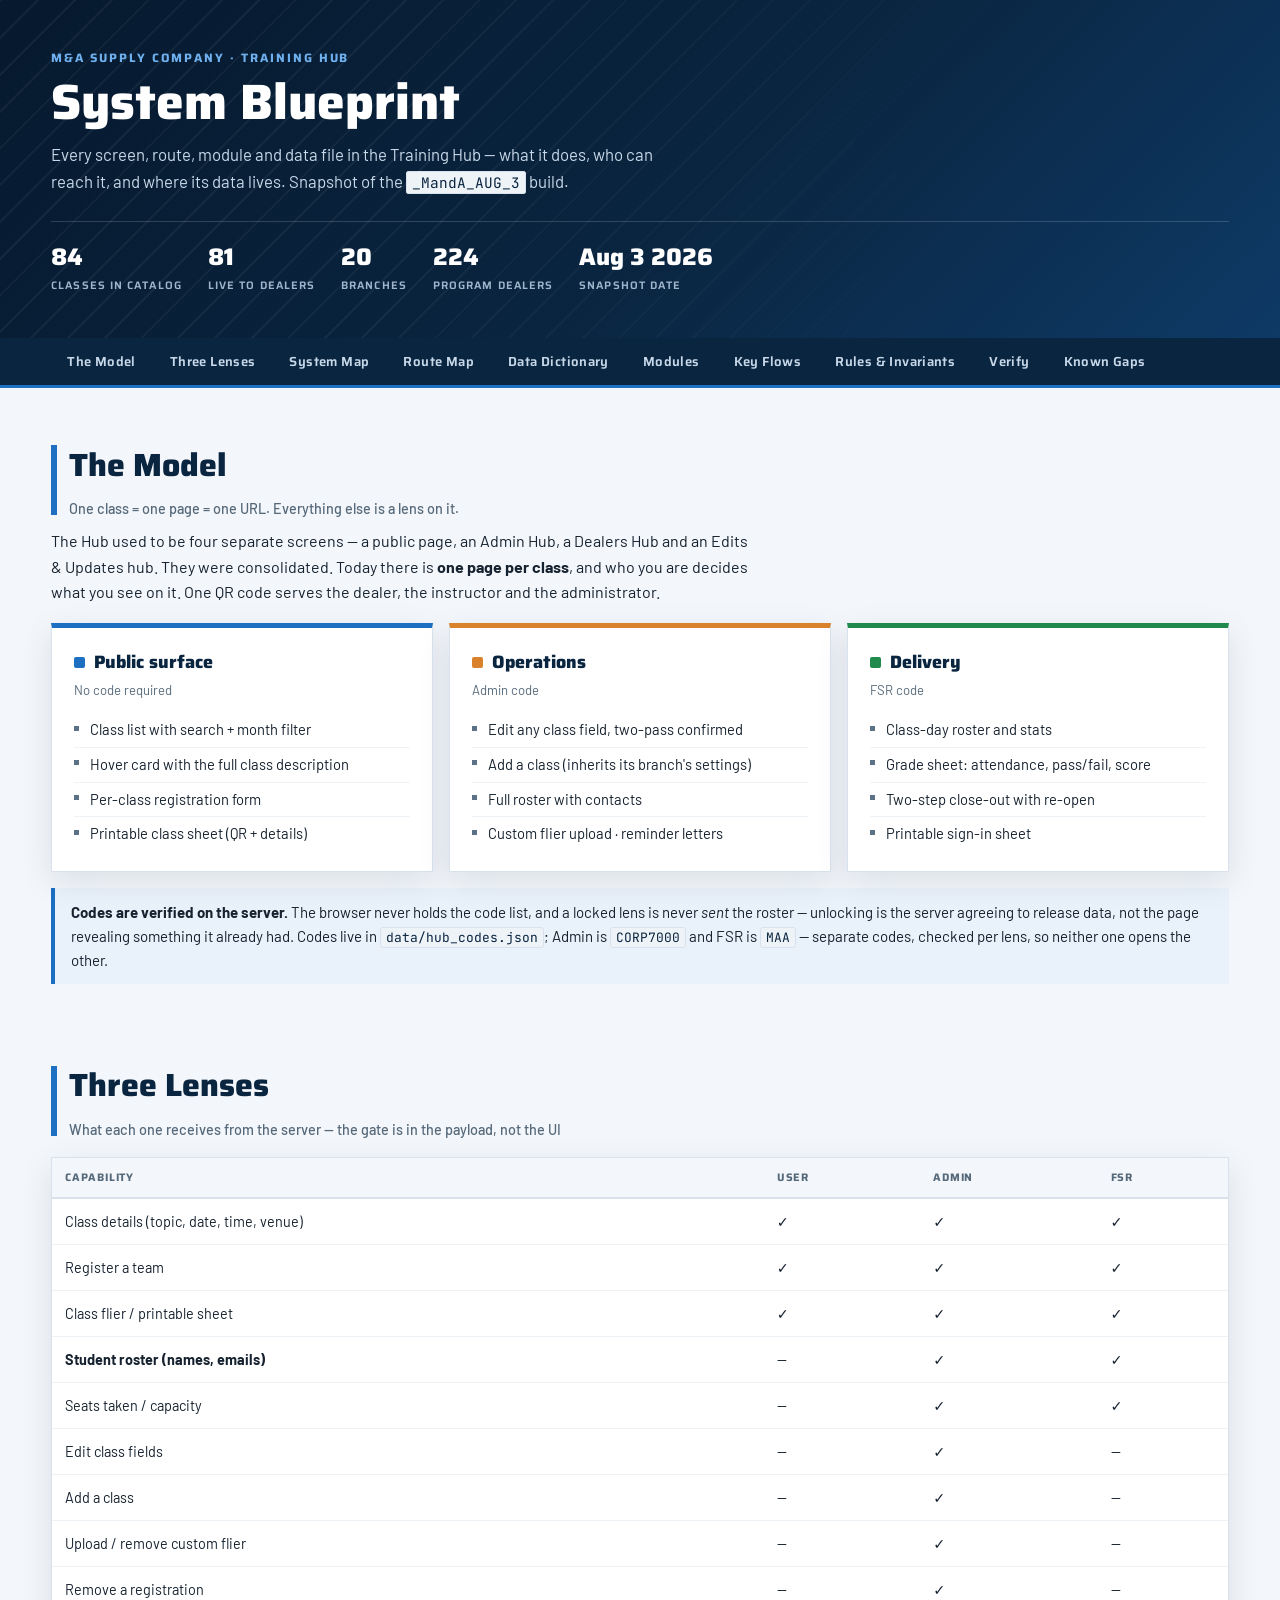
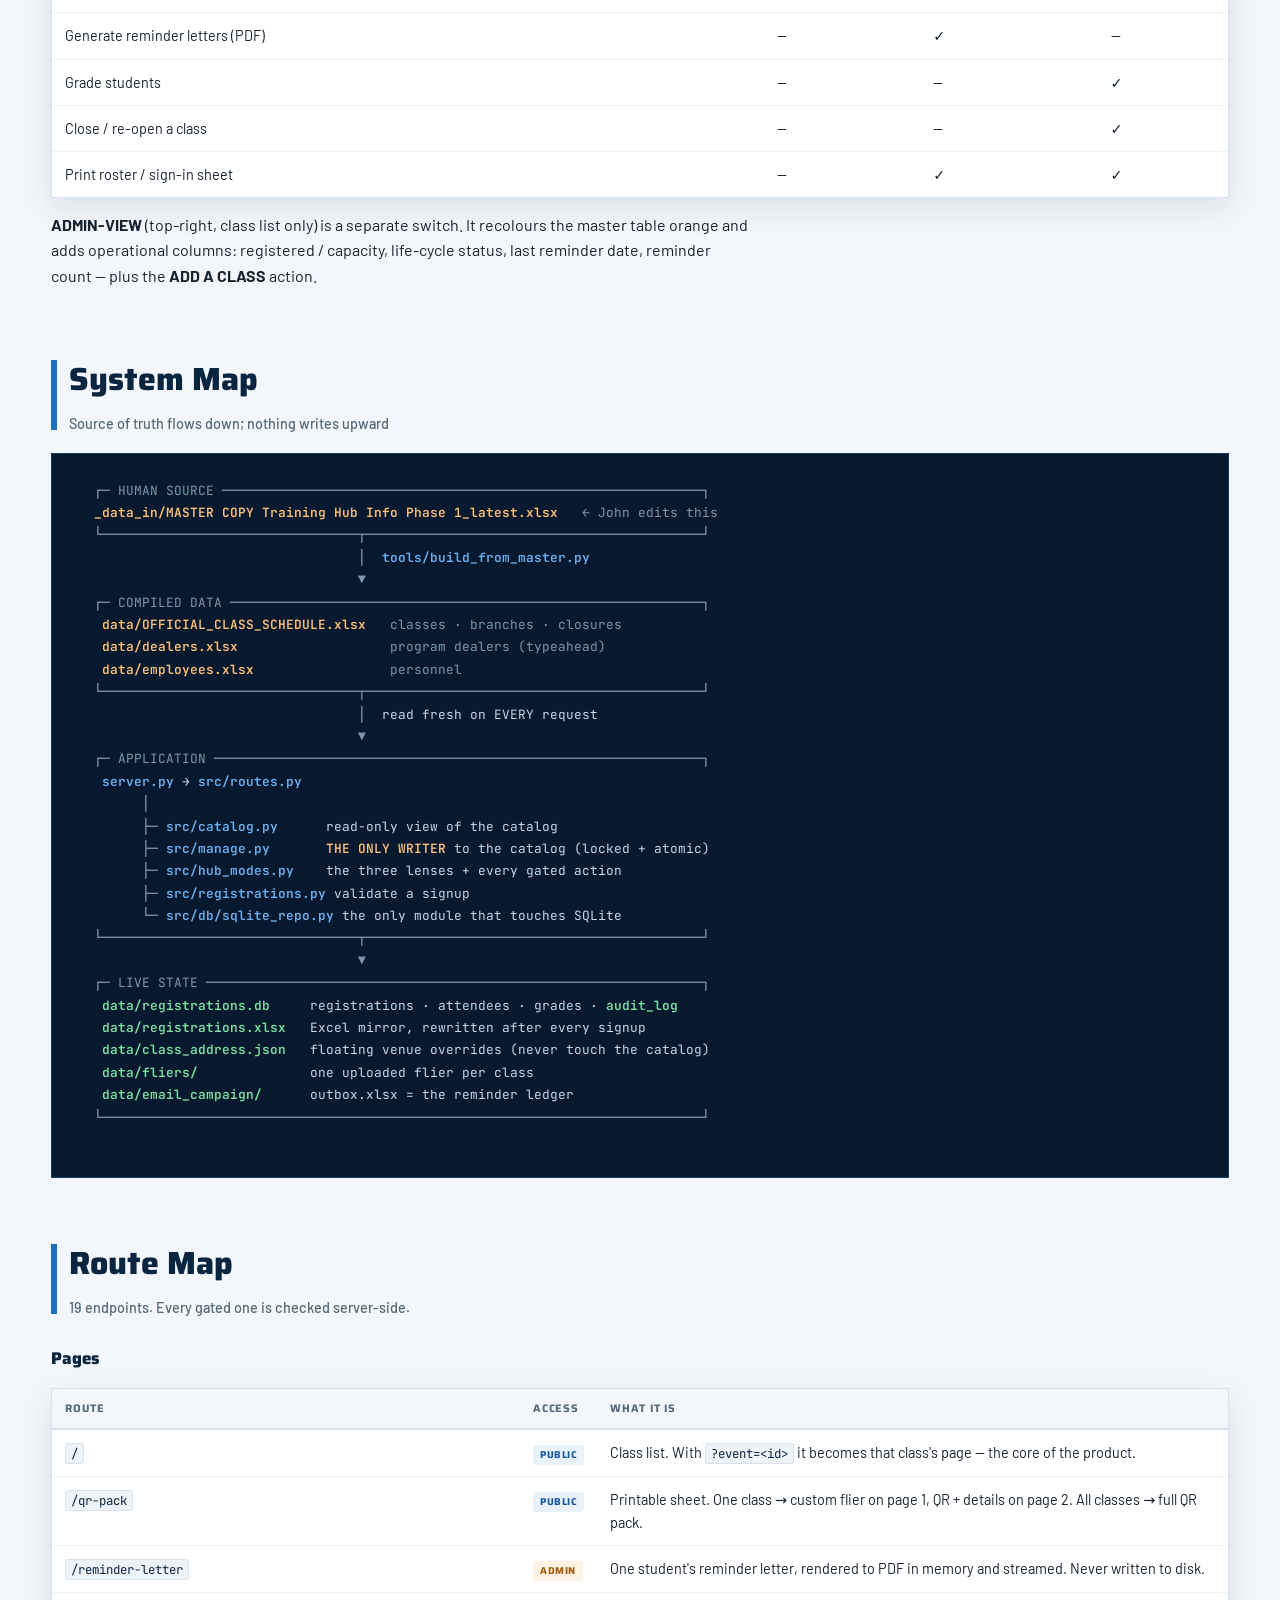
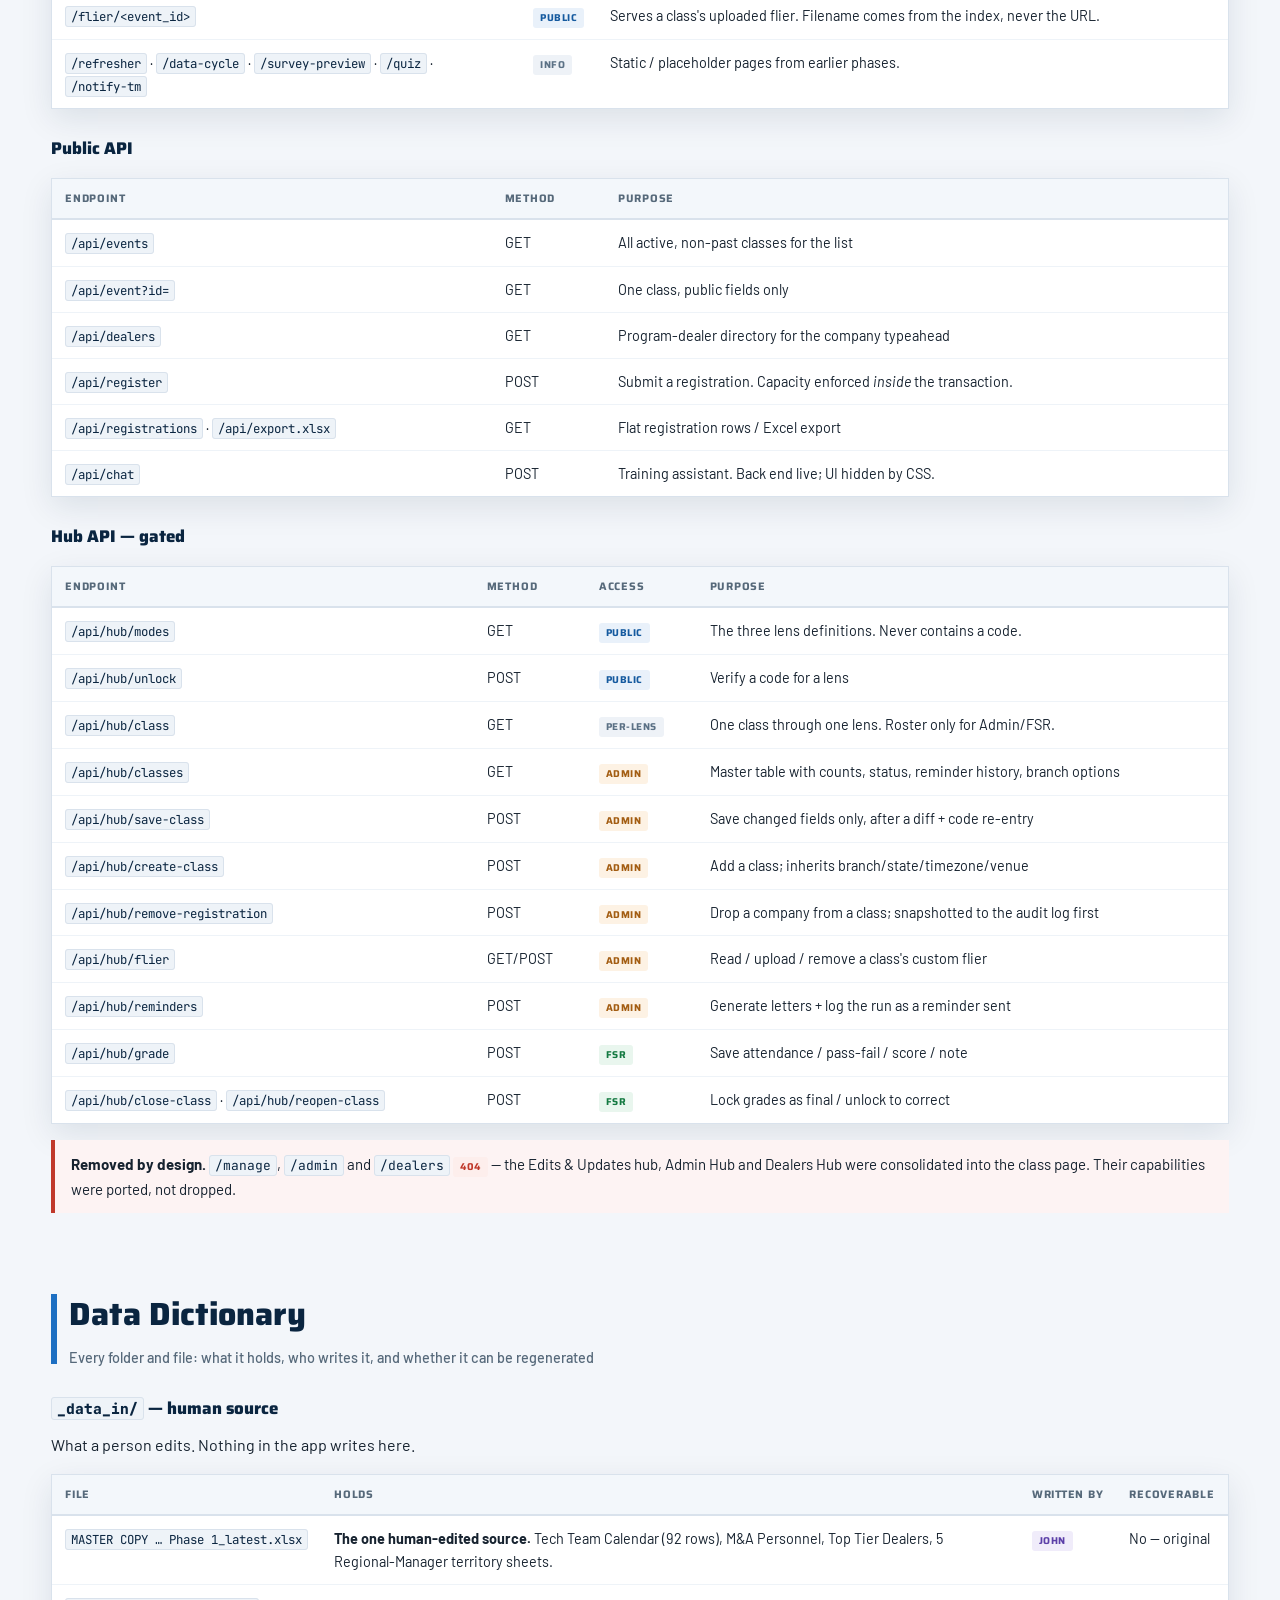
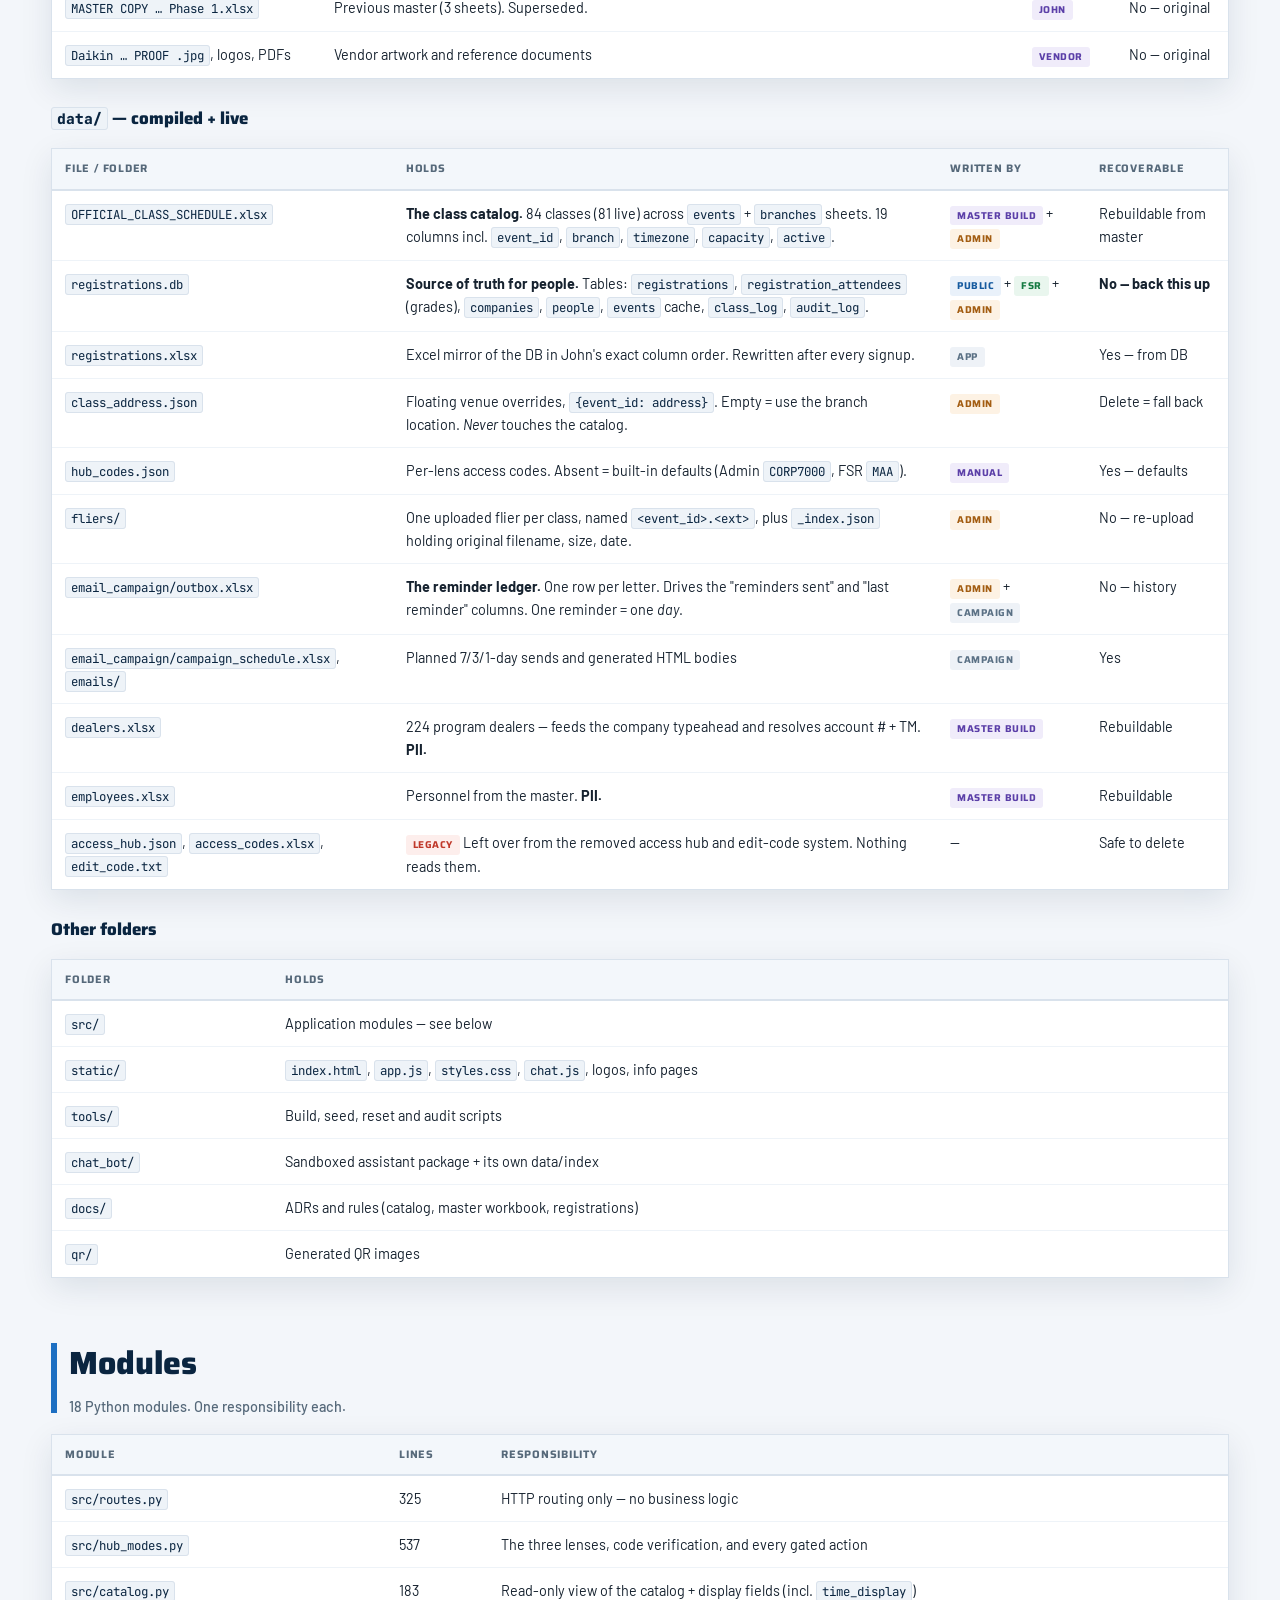
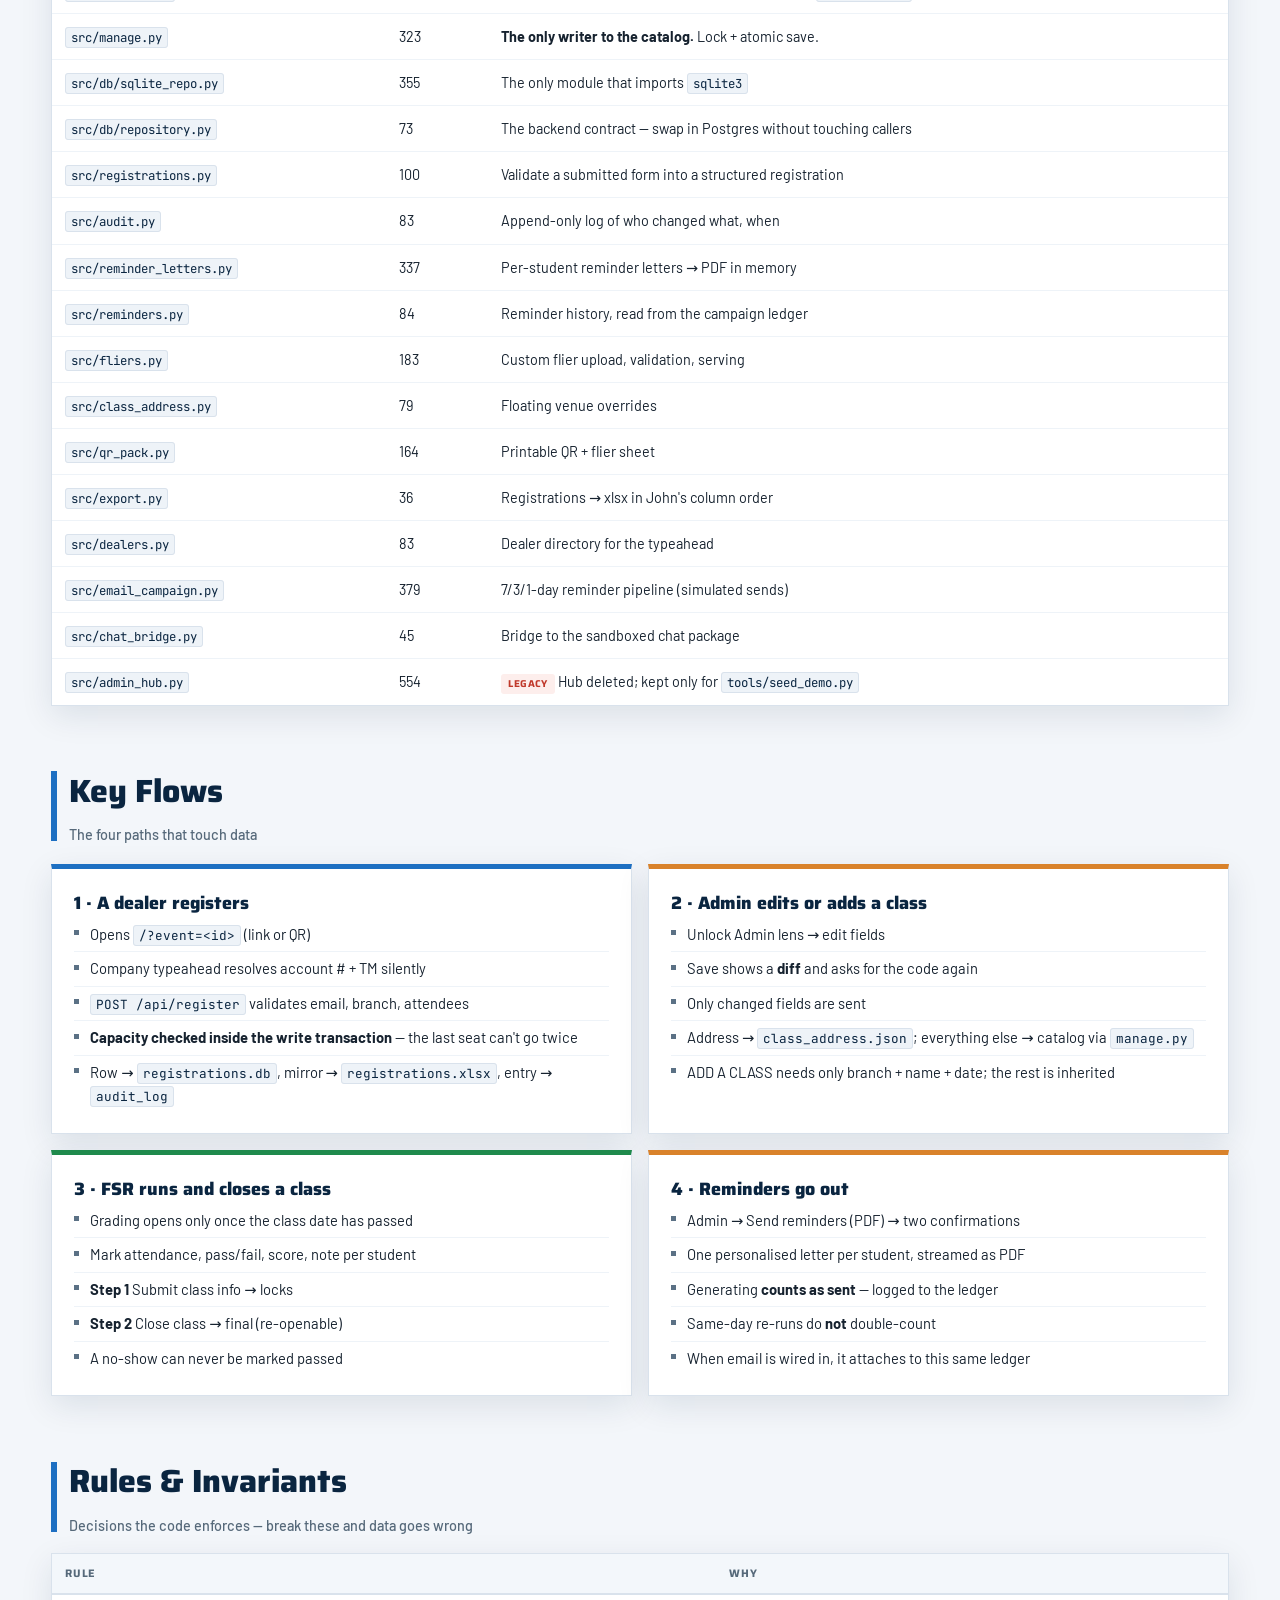
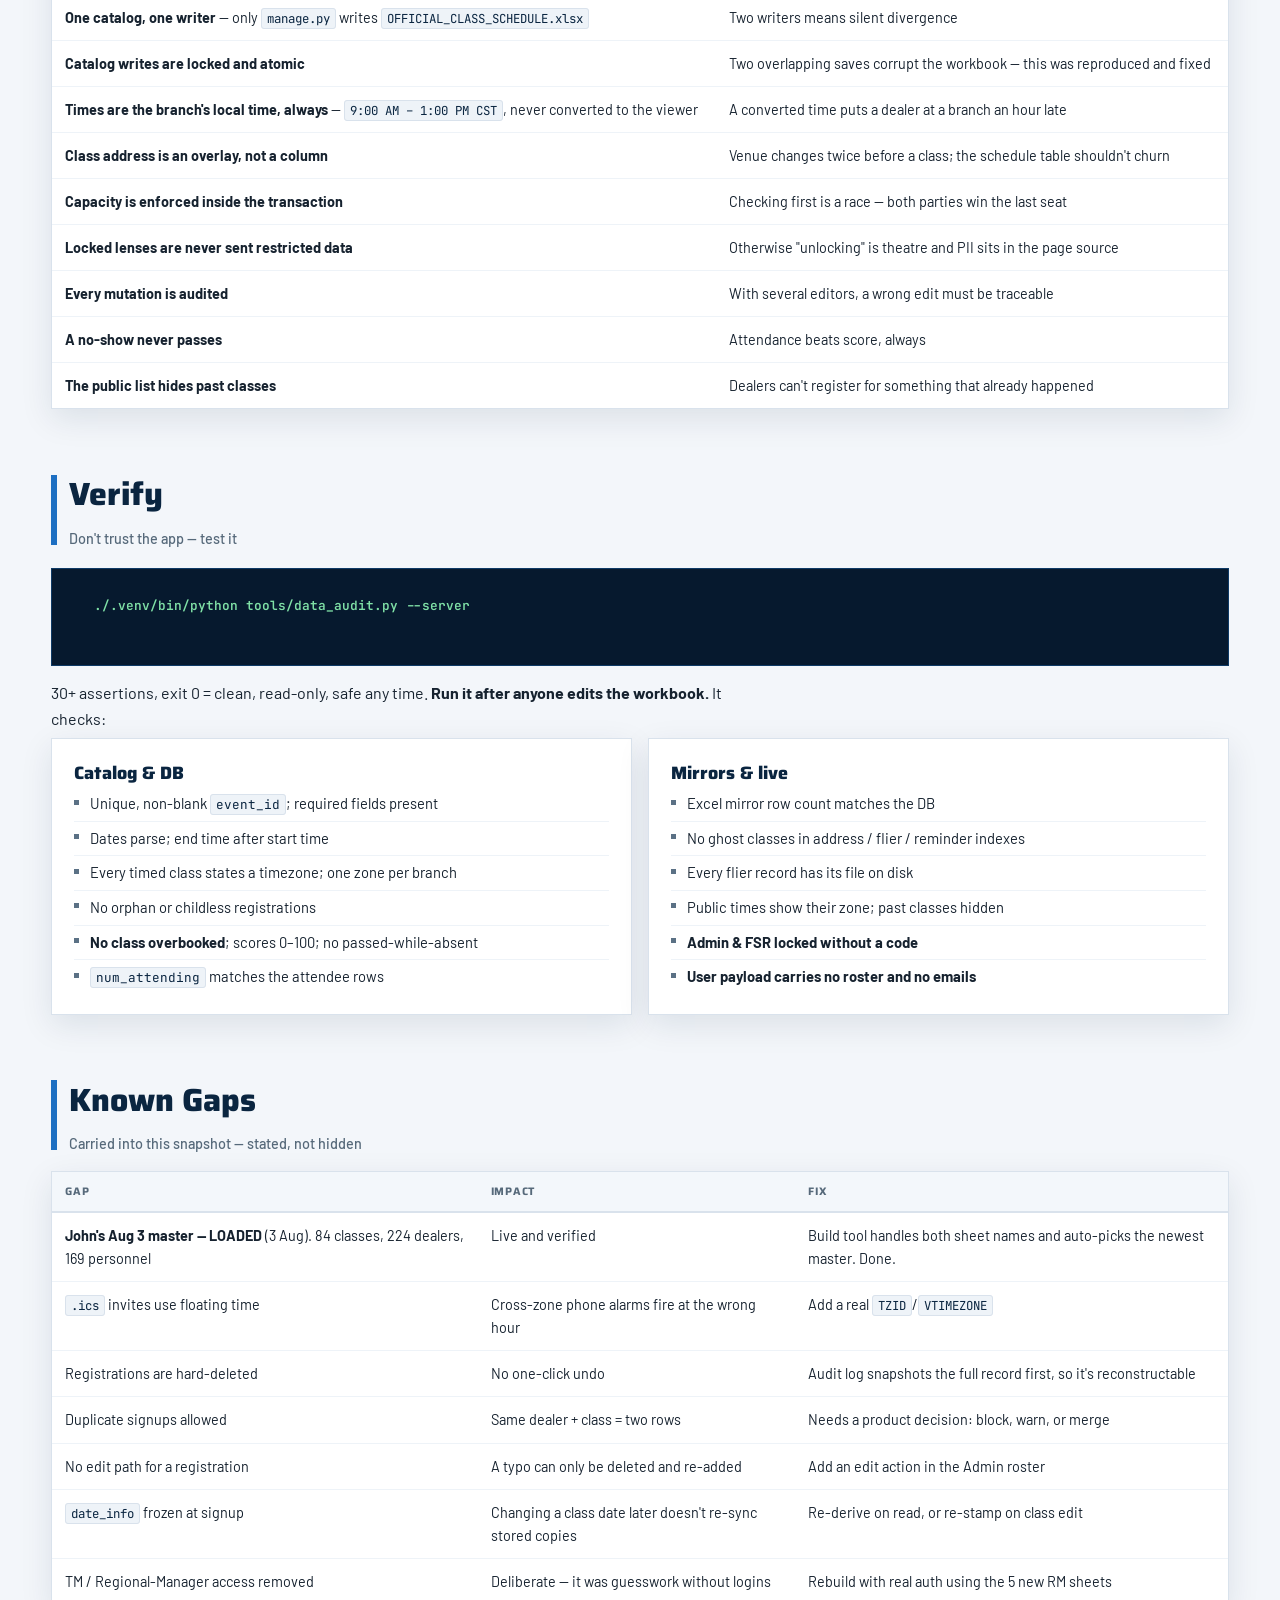
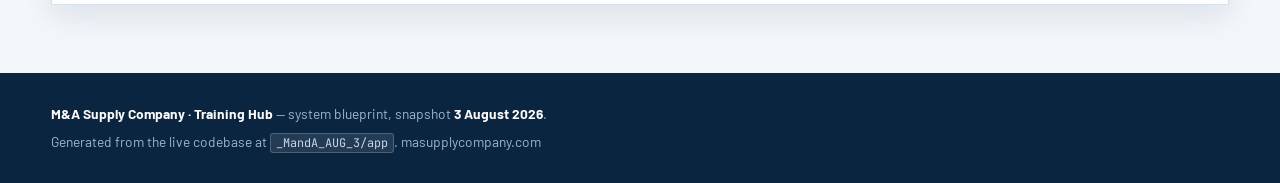
<file: BLUEPRINT.html>
<!DOCTYPE html>
<html lang="en">
<head>
<meta charset="utf-8" />
<meta name="viewport" content="width=device-width, initial-scale=1" />
<title>M&amp;A Training Hub — System Blueprint · Aug 3 2026</title>
<link rel="preconnect" href="https://fonts.googleapis.com" />
<link rel="preconnect" href="https://fonts.gstatic.com" crossorigin />
<link href="https://fonts.googleapis.com/css2?family=Saira:wght@500;600;700;800&family=Barlow:wght@400;500;600;700&family=JetBrains+Mono:wght@400;600&display=swap" rel="stylesheet" />
<style>
  :root{
    --navy:#0a2540; --navy-2:#0e3a66; --navy-deep:#06192e;
    --blue:#1d6fc2; --blue-600:#155a9f; --blue-soft:#e9f1fa;
    --orange:#d9822b; --orange-soft:#fdf2e4; --orange-ink:#a35d12;
    --green:#1f8a4c; --green-soft:#e9f6ee; --green-ink:#157a42;
    --gold:#e8b32c; --err:#c0392b;
    --ink:#16222f; --muted:#56697a; --steel:#5b7185;
    --line:#d9e2ec; --bg:#f3f6fa; --white:#fff;
    --display:"Saira",system-ui,sans-serif;
    --body:"Barlow",system-ui,sans-serif;
    --mono:"JetBrains Mono",ui-monospace,Menlo,monospace;
    --shadow:0 10px 30px rgba(10,37,64,.10);
  }
  *{box-sizing:border-box;margin:0;padding:0}
  body{font-family:var(--body);color:var(--ink);background:var(--bg);line-height:1.6;-webkit-font-smoothing:antialiased}
  .wrap{width:min(1180px,92vw);margin:0 auto}

  /* ---------- masthead ---------- */
  header.top{background:linear-gradient(135deg,var(--navy-deep),var(--navy) 55%,var(--navy-2));color:#fff;position:relative;overflow:hidden}
  header.top::after{content:"";position:absolute;inset:0;
    background-image:repeating-linear-gradient(135deg,rgba(255,255,255,.05) 0 2px,transparent 2px 26px);
    -webkit-mask-image:linear-gradient(105deg,#000 30%,transparent 78%);mask-image:linear-gradient(105deg,#000 30%,transparent 78%)}
  .top-in{position:relative;z-index:1;padding:48px 0 42px}
  .eyebrow{font-family:var(--display);font-weight:700;font-size:.76rem;letter-spacing:.16em;text-transform:uppercase;color:#6fb0ee}
  h1{font-family:var(--display);font-weight:800;font-size:clamp(2rem,4.6vw,3.1rem);line-height:1.04;margin:10px 0 12px}
  .sub{color:#c7d8e8;font-size:1.05rem;max-width:70ch}
  .stamp{display:flex;gap:26px;flex-wrap:wrap;margin-top:26px;padding-top:22px;border-top:1px solid rgba(255,255,255,.16)}
  .stamp div b{display:block;font-family:var(--display);font-weight:800;font-size:1.5rem;line-height:1.1}
  .stamp div span{font-family:var(--display);font-weight:600;font-size:.68rem;letter-spacing:.1em;text-transform:uppercase;color:#9fb6cc}

  /* ---------- nav ---------- */
  nav.toc{position:sticky;top:0;z-index:20;background:var(--navy);border-bottom:3px solid var(--blue)}
  nav.toc ul{display:flex;gap:2px;list-style:none;overflow-x:auto;padding:0}
  nav.toc a{display:block;padding:13px 16px;color:#c7d8e8;text-decoration:none;font-family:var(--display);font-weight:600;font-size:.82rem;letter-spacing:.03em;white-space:nowrap;border-bottom:3px solid transparent;margin-bottom:-3px}
  nav.toc a:hover{color:#fff;background:rgba(255,255,255,.07);border-bottom-color:var(--blue)}

  /* ---------- sections ---------- */
  section{padding:52px 0 8px}
  h2{font-family:var(--display);font-weight:800;font-size:clamp(1.45rem,2.6vw,2rem);color:var(--navy);position:relative;padding-left:18px;margin-bottom:8px}
  h2::before{content:"";position:absolute;left:0;top:.16em;bottom:.16em;width:6px;background:var(--blue)}
  h2 small{display:block;font-family:var(--body);font-weight:500;font-size:.9rem;color:var(--muted);letter-spacing:0;text-transform:none;margin-top:6px}
  h3{font-family:var(--display);font-weight:800;font-size:1.06rem;color:var(--navy);margin:26px 0 10px}
  p.lead{max-width:78ch;color:var(--ink);margin-bottom:6px}
  .note{background:var(--blue-soft);border-left:4px solid var(--blue);padding:12px 16px;margin:16px 0;font-size:.94rem}
  .warn{background:#fff8e6;border-left:4px solid var(--gold);padding:12px 16px;margin:16px 0;font-size:.94rem}
  .danger{background:#fdf3f3;border-left:4px solid var(--err);padding:12px 16px;margin:16px 0;font-size:.94rem}
  code{font-family:var(--mono);font-size:.86em;background:#eef3f8;border:1px solid var(--line);border-radius:3px;padding:1px 5px;color:var(--navy)}

  /* ---------- cards ---------- */
  .grid{display:grid;gap:16px;margin-top:18px}
  .g3{grid-template-columns:repeat(3,1fr)}
  .g2{grid-template-columns:repeat(2,1fr)}
  .card{background:var(--white);border:1px solid var(--line);box-shadow:var(--shadow);padding:20px 22px}
  .card.blue{border-top:5px solid var(--blue)}
  .card.orange{border-top:5px solid var(--orange)}
  .card.green{border-top:5px solid var(--green)}
  .card h4{font-family:var(--display);font-weight:800;font-size:1.12rem;color:var(--navy);display:flex;align-items:center;gap:9px}
  .dot{width:11px;height:11px;border-radius:2px;flex:none}
  .dot.blue{background:var(--blue)} .dot.orange{background:var(--orange)} .dot.green{background:var(--green)}
  .card .who{font-size:.82rem;color:var(--muted);margin:4px 0 12px}
  .card ul{list-style:none;font-size:.92rem}
  .card ul li{padding:5px 0 5px 16px;position:relative;border-bottom:1px solid #eef3f8}
  .card ul li:last-child{border-bottom:0}
  .card ul li::before{content:"";position:absolute;left:0;top:.85em;width:5px;height:5px;background:var(--steel)}
  .pill{display:inline-block;font-family:var(--display);font-weight:700;font-size:.64rem;letter-spacing:.06em;text-transform:uppercase;padding:3px 8px;border-radius:999px}
  .pill.open{background:var(--blue-soft);color:var(--blue-600)}
  .pill.code{background:var(--orange-soft);color:var(--orange-ink)}

  /* ---------- flow map ---------- */
  .map{background:var(--navy-deep);color:#c7d8e8;padding:26px;overflow-x:auto;margin-top:18px;border:1px solid var(--navy-2)}
  .map pre{font-family:var(--mono);font-size:.8rem;line-height:1.75;white-space:pre;color:#c7d8e8}
  .map .hl{color:#6fb0ee;font-weight:600}
  .map .hg{color:#7fe0a6;font-weight:600}
  .map .ho{color:#ffc078;font-weight:600}
  .map .hm{color:#7f97ae}

  /* ---------- tables ---------- */
  .tw{overflow-x:auto;border:1px solid var(--line);background:var(--white);margin-top:16px;box-shadow:var(--shadow)}
  table{width:100%;border-collapse:collapse;min-width:680px}
  th{font-family:var(--display);font-weight:700;font-size:.68rem;letter-spacing:.07em;text-transform:uppercase;color:var(--muted);text-align:left;padding:11px 13px;background:#f3f7fb;border-bottom:2px solid var(--line);white-space:nowrap}
  td{padding:11px 13px;border-bottom:1px solid #eef3f8;font-size:.9rem;vertical-align:top}
  tr:last-child td{border-bottom:0}
  td code{white-space:nowrap}
  tbody tr:hover{background:#fbfcfe}
  .tag{display:inline-block;font-family:var(--display);font-weight:700;font-size:.62rem;letter-spacing:.05em;text-transform:uppercase;padding:2px 7px;border-radius:3px;white-space:nowrap}
  .t-pub{background:var(--blue-soft);color:var(--blue-600)}
  .t-adm{background:var(--orange-soft);color:var(--orange-ink)}
  .t-fsr{background:var(--green-soft);color:var(--green-ink)}
  .t-sys{background:#eef2f7;color:var(--steel)}
  .t-gone{background:#fdeeec;color:var(--err)}
  .t-src{background:#f0ecfa;color:#5b3fa8}

  footer{background:var(--navy);color:#9fb6cc;margin-top:60px;padding:30px 0;font-size:.86rem}
  footer b{color:#fff}

  @media(max-width:900px){.g3,.g2{grid-template-columns:1fr}}
  @media print{
    nav.toc{display:none}
    body{background:#fff}
    .card,.tw{box-shadow:none}
    section{padding:26px 0 0;break-inside:avoid}
    .map{background:#fff;color:#16222f;border:1px solid var(--line)}
    .map pre{color:#16222f}
    @page{margin:14mm}
  }
</style>
</head>
<body>

<header class="top">
  <div class="wrap top-in">
    <p class="eyebrow">M&amp;A Supply Company · Training Hub</p>
    <h1>System Blueprint</h1>
    <p class="sub">Every screen, route, module and data file in the Training Hub — what it does,
       who can reach it, and where its data lives. Snapshot of the <code>_MandA_AUG_3</code> build.</p>
    <div class="stamp">
      <div><b>84</b><span>Classes in catalog</span></div>
      <div><b>81</b><span>Live to dealers</span></div>
      <div><b>20</b><span>Branches</span></div>
      <div><b>224</b><span>Program dealers</span></div>
      <div><b>Aug 3 2026</b><span>Snapshot date</span></div>
    </div>
  </div>
</header>

<nav class="toc">
  <div class="wrap">
    <ul>
      <li><a href="#concept">The Model</a></li>
      <li><a href="#lenses">Three Lenses</a></li>
      <li><a href="#map">System Map</a></li>
      <li><a href="#routes">Route Map</a></li>
      <li><a href="#data">Data Dictionary</a></li>
      <li><a href="#modules">Modules</a></li>
      <li><a href="#flows">Key Flows</a></li>
      <li><a href="#rules">Rules &amp; Invariants</a></li>
      <li><a href="#audit">Verify</a></li>
      <li><a href="#gaps">Known Gaps</a></li>
    </ul>
  </div>
</nav>

<!-- ══════════════════════════════════════════════ -->
<section id="concept" class="wrap">
  <h2>The Model<small>One class = one page = one URL. Everything else is a lens on it.</small></h2>
  <p class="lead">The Hub used to be four separate screens — a public page, an Admin Hub, a Dealers Hub
    and an Edits &amp; Updates hub. They were consolidated. Today there is <strong>one page per class</strong>,
    and who you are decides what you see on it. One QR code serves the dealer, the instructor and the administrator.</p>

  <div class="grid g3">
    <div class="card blue">
      <h4><span class="dot blue"></span>Public surface</h4>
      <p class="who">No code required</p>
      <ul>
        <li>Class list with search + month filter</li>
        <li>Hover card with the full class description</li>
        <li>Per-class registration form</li>
        <li>Printable class sheet (QR + details)</li>
      </ul>
    </div>
    <div class="card orange">
      <h4><span class="dot orange"></span>Operations</h4>
      <p class="who">Admin code</p>
      <ul>
        <li>Edit any class field, two-pass confirmed</li>
        <li>Add a class (inherits its branch's settings)</li>
        <li>Full roster with contacts</li>
        <li>Custom flier upload · reminder letters</li>
      </ul>
    </div>
    <div class="card green">
      <h4><span class="dot green"></span>Delivery</h4>
      <p class="who">FSR code</p>
      <ul>
        <li>Class-day roster and stats</li>
        <li>Grade sheet: attendance, pass/fail, score</li>
        <li>Two-step close-out with re-open</li>
        <li>Printable sign-in sheet</li>
      </ul>
    </div>
  </div>

  <div class="note"><strong>Codes are verified on the server.</strong> The browser never holds the code list,
    and a locked lens is never <em>sent</em> the roster — unlocking is the server agreeing to release data,
    not the page revealing something it already had. Codes live in <code>data/hub_codes.json</code>;
    Admin is <code>CORP7000</code> and FSR is <code>MAA</code> — separate codes, checked per lens,
    so neither one opens the other.</div>
</section>

<!-- ══════════════════════════════════════════════ -->
<section id="lenses" class="wrap">
  <h2>Three Lenses<small>What each one receives from the server — the gate is in the payload, not the UI</small></h2>
  <div class="tw">
    <table>
      <thead><tr><th>Capability</th><th>User</th><th>Admin</th><th>FSR</th></tr></thead>
      <tbody>
        <tr><td>Class details (topic, date, time, venue)</td><td>✓</td><td>✓</td><td>✓</td></tr>
        <tr><td>Register a team</td><td>✓</td><td>✓</td><td>✓</td></tr>
        <tr><td>Class flier / printable sheet</td><td>✓</td><td>✓</td><td>✓</td></tr>
        <tr><td><strong>Student roster (names, emails)</strong></td><td>—</td><td>✓</td><td>✓</td></tr>
        <tr><td>Seats taken / capacity</td><td>—</td><td>✓</td><td>✓</td></tr>
        <tr><td>Edit class fields</td><td>—</td><td>✓</td><td>—</td></tr>
        <tr><td>Add a class</td><td>—</td><td>✓</td><td>—</td></tr>
        <tr><td>Upload / remove custom flier</td><td>—</td><td>✓</td><td>—</td></tr>
        <tr><td>Remove a registration</td><td>—</td><td>✓</td><td>—</td></tr>
        <tr><td>Generate reminder letters (PDF)</td><td>—</td><td>✓</td><td>—</td></tr>
        <tr><td>Grade students</td><td>—</td><td>—</td><td>✓</td></tr>
        <tr><td>Close / re-open a class</td><td>—</td><td>—</td><td>✓</td></tr>
        <tr><td>Print roster / sign-in sheet</td><td>—</td><td>✓</td><td>✓</td></tr>
      </tbody>
    </table>
  </div>
  <p class="lead" style="margin-top:14px"><strong>ADMIN-VIEW</strong> (top-right, class list only) is a separate
    switch. It recolours the master table orange and adds operational columns:
    registered / capacity, life-cycle status, last reminder date, reminder count — plus the
    <strong>ADD A CLASS</strong> action.</p>
</section>

<!-- ══════════════════════════════════════════════ -->
<section id="map" class="wrap">
  <h2>System Map<small>Source of truth flows down; nothing writes upward</small></h2>
  <div class="map"><pre>
  <span class="hm">┌─ HUMAN SOURCE ────────────────────────────────────────────────────────────┐</span>
  <span class="ho">_data_in/MASTER COPY Training Hub Info Phase 1_latest.xlsx</span>   <span class="hm">← John edits this</span>
  <span class="hm">└────────────────────────────────┬──────────────────────────────────────────┘</span>
                                   <span class="hm">│</span>  <span class="hl">tools/build_from_master.py</span>
                                   <span class="hm">▼</span>
  <span class="hm">┌─ COMPILED DATA ───────────────────────────────────────────────────────────┐</span>
   <span class="ho">data/OFFICIAL_CLASS_SCHEDULE.xlsx</span>   <span class="hm">classes · branches · closures</span>
   <span class="ho">data/dealers.xlsx</span>                   <span class="hm">program dealers (typeahead)</span>
   <span class="ho">data/employees.xlsx</span>                 <span class="hm">personnel</span>
  <span class="hm">└────────────────────────────────┬──────────────────────────────────────────┘</span>
                                   <span class="hm">│</span>  read fresh on EVERY request
                                   <span class="hm">▼</span>
  <span class="hm">┌─ APPLICATION ─────────────────────────────────────────────────────────────┐</span>
   <span class="hl">server.py</span> → <span class="hl">src/routes.py</span>
        <span class="hm">│</span>
        <span class="hm">├─</span> <span class="hl">src/catalog.py</span>      read-only view of the catalog
        <span class="hm">├─</span> <span class="hl">src/manage.py</span>       <span class="ho">THE ONLY WRITER</span> to the catalog (locked + atomic)
        <span class="hm">├─</span> <span class="hl">src/hub_modes.py</span>    the three lenses + every gated action
        <span class="hm">├─</span> <span class="hl">src/registrations.py</span> validate a signup
        <span class="hm">└─</span> <span class="hl">src/db/sqlite_repo.py</span> the only module that touches SQLite
  <span class="hm">└────────────────────────────────┬──────────────────────────────────────────┘</span>
                                   <span class="hm">▼</span>
  <span class="hm">┌─ LIVE STATE ──────────────────────────────────────────────────────────────┐</span>
   <span class="hg">data/registrations.db</span>     registrations · attendees · grades · <span class="hg">audit_log</span>
   <span class="hg">data/registrations.xlsx</span>   Excel mirror, rewritten after every signup
   <span class="hg">data/class_address.json</span>   floating venue overrides (never touch the catalog)
   <span class="hg">data/fliers/</span>              one uploaded flier per class
   <span class="hg">data/email_campaign/</span>      outbox.xlsx = the reminder ledger
  <span class="hm">└───────────────────────────────────────────────────────────────────────────┘</span>
  </pre></div>
</section>

<!-- ══════════════════════════════════════════════ -->
<section id="routes" class="wrap">
  <h2>Route Map<small>19 endpoints. Every gated one is checked server-side.</small></h2>

  <h3>Pages</h3>
  <div class="tw"><table>
    <thead><tr><th>Route</th><th>Access</th><th>What it is</th></tr></thead>
    <tbody>
      <tr><td><code>/</code></td><td><span class="tag t-pub">Public</span></td><td>Class list. With <code>?event=&lt;id&gt;</code> it becomes that class's page — the core of the product.</td></tr>
      <tr><td><code>/qr-pack</code></td><td><span class="tag t-pub">Public</span></td><td>Printable sheet. One class → custom flier on page 1, QR + details on page 2. All classes → full QR pack.</td></tr>
      <tr><td><code>/reminder-letter</code></td><td><span class="tag t-adm">Admin</span></td><td>One student's reminder letter, rendered to PDF in memory and streamed. Never written to disk.</td></tr>
      <tr><td><code>/flier/&lt;event_id&gt;</code></td><td><span class="tag t-pub">Public</span></td><td>Serves a class's uploaded flier. Filename comes from the index, never the URL.</td></tr>
      <tr><td><code>/refresher</code> · <code>/data-cycle</code> · <code>/survey-preview</code> · <code>/quiz</code> · <code>/notify-tm</code></td><td><span class="tag t-sys">Info</span></td><td>Static / placeholder pages from earlier phases.</td></tr>
    </tbody>
  </table></div>

  <h3>Public API</h3>
  <div class="tw"><table>
    <thead><tr><th>Endpoint</th><th>Method</th><th>Purpose</th></tr></thead>
    <tbody>
      <tr><td><code>/api/events</code></td><td>GET</td><td>All active, non-past classes for the list</td></tr>
      <tr><td><code>/api/event?id=</code></td><td>GET</td><td>One class, public fields only</td></tr>
      <tr><td><code>/api/dealers</code></td><td>GET</td><td>Program-dealer directory for the company typeahead</td></tr>
      <tr><td><code>/api/register</code></td><td>POST</td><td>Submit a registration. Capacity enforced <em>inside</em> the transaction.</td></tr>
      <tr><td><code>/api/registrations</code> · <code>/api/export.xlsx</code></td><td>GET</td><td>Flat registration rows / Excel export</td></tr>
      <tr><td><code>/api/chat</code></td><td>POST</td><td>Training assistant. Back end live; UI hidden by CSS.</td></tr>
    </tbody>
  </table></div>

  <h3>Hub API — gated</h3>
  <div class="tw"><table>
    <thead><tr><th>Endpoint</th><th>Method</th><th>Access</th><th>Purpose</th></tr></thead>
    <tbody>
      <tr><td><code>/api/hub/modes</code></td><td>GET</td><td><span class="tag t-pub">Public</span></td><td>The three lens definitions. Never contains a code.</td></tr>
      <tr><td><code>/api/hub/unlock</code></td><td>POST</td><td><span class="tag t-pub">Public</span></td><td>Verify a code for a lens</td></tr>
      <tr><td><code>/api/hub/class</code></td><td>GET</td><td><span class="tag t-sys">Per-lens</span></td><td>One class through one lens. Roster only for Admin/FSR.</td></tr>
      <tr><td><code>/api/hub/classes</code></td><td>GET</td><td><span class="tag t-adm">Admin</span></td><td>Master table with counts, status, reminder history, branch options</td></tr>
      <tr><td><code>/api/hub/save-class</code></td><td>POST</td><td><span class="tag t-adm">Admin</span></td><td>Save changed fields only, after a diff + code re-entry</td></tr>
      <tr><td><code>/api/hub/create-class</code></td><td>POST</td><td><span class="tag t-adm">Admin</span></td><td>Add a class; inherits branch/state/timezone/venue</td></tr>
      <tr><td><code>/api/hub/remove-registration</code></td><td>POST</td><td><span class="tag t-adm">Admin</span></td><td>Drop a company from a class; snapshotted to the audit log first</td></tr>
      <tr><td><code>/api/hub/flier</code></td><td>GET/POST</td><td><span class="tag t-adm">Admin</span></td><td>Read / upload / remove a class's custom flier</td></tr>
      <tr><td><code>/api/hub/reminders</code></td><td>POST</td><td><span class="tag t-adm">Admin</span></td><td>Generate letters + log the run as a reminder sent</td></tr>
      <tr><td><code>/api/hub/grade</code></td><td>POST</td><td><span class="tag t-fsr">FSR</span></td><td>Save attendance / pass-fail / score / note</td></tr>
      <tr><td><code>/api/hub/close-class</code> · <code>/api/hub/reopen-class</code></td><td>POST</td><td><span class="tag t-fsr">FSR</span></td><td>Lock grades as final / unlock to correct</td></tr>
    </tbody>
  </table></div>

  <div class="danger"><strong>Removed by design.</strong> <code>/manage</code>, <code>/admin</code> and
    <code>/dealers</code> <span class="tag t-gone">404</span> — the Edits &amp; Updates hub, Admin Hub and
    Dealers Hub were consolidated into the class page. Their capabilities were ported, not dropped.</div>
</section>

<!-- ══════════════════════════════════════════════ -->
<section id="data" class="wrap">
  <h2>Data Dictionary<small>Every folder and file: what it holds, who writes it, and whether it can be regenerated</small></h2>

  <h3><code>_data_in/</code> — human source</h3>
  <p class="lead">What a person edits. Nothing in the app writes here.</p>
  <div class="tw"><table>
    <thead><tr><th>File</th><th>Holds</th><th>Written by</th><th>Recoverable</th></tr></thead>
    <tbody>
      <tr><td><code>MASTER COPY … Phase 1_latest.xlsx</code></td><td><strong>The one human-edited source.</strong> Tech Team Calendar (92 rows), M&amp;A Personnel, Top Tier Dealers, 5 Regional-Manager territory sheets.</td><td><span class="tag t-src">John</span></td><td>No — original</td></tr>
      <tr><td><code>MASTER COPY … Phase 1.xlsx</code></td><td>Previous master (3 sheets). Superseded.</td><td><span class="tag t-src">John</span></td><td>No — original</td></tr>
      <tr><td><code>Daikin … PROOF .jpg</code>, logos, PDFs</td><td>Vendor artwork and reference documents</td><td><span class="tag t-src">Vendor</span></td><td>No — original</td></tr>
    </tbody>
  </table></div>

  <h3><code>data/</code> — compiled + live</h3>
  <div class="tw"><table>
    <thead><tr><th>File / folder</th><th>Holds</th><th>Written by</th><th>Recoverable</th></tr></thead>
    <tbody>
      <tr><td><code>OFFICIAL_CLASS_SCHEDULE.xlsx</code></td><td><strong>The class catalog.</strong> 84 classes (81 live) across <code>events</code> + <code>branches</code> sheets. 19 columns incl. <code>event_id</code>, <code>branch</code>, <code>timezone</code>, <code>capacity</code>, <code>active</code>.</td><td><span class="tag t-src">Master build</span> + <span class="tag t-adm">Admin</span></td><td>Rebuildable from master</td></tr>
      <tr><td><code>registrations.db</code></td><td><strong>Source of truth for people.</strong> Tables: <code>registrations</code>, <code>registration_attendees</code> (grades), <code>companies</code>, <code>people</code>, <code>events</code> cache, <code>class_log</code>, <code>audit_log</code>.</td><td><span class="tag t-pub">Public</span> + <span class="tag t-fsr">FSR</span> + <span class="tag t-adm">Admin</span></td><td><strong>No — back this up</strong></td></tr>
      <tr><td><code>registrations.xlsx</code></td><td>Excel mirror of the DB in John's exact column order. Rewritten after every signup.</td><td><span class="tag t-sys">App</span></td><td>Yes — from DB</td></tr>
      <tr><td><code>class_address.json</code></td><td>Floating venue overrides, <code>{event_id: address}</code>. Empty = use the branch location. <em>Never</em> touches the catalog.</td><td><span class="tag t-adm">Admin</span></td><td>Delete = fall back</td></tr>
      <tr><td><code>hub_codes.json</code></td><td>Per-lens access codes. Absent = built-in defaults (Admin <code>CORP7000</code>, FSR <code>MAA</code>).</td><td><span class="tag t-src">Manual</span></td><td>Yes — defaults</td></tr>
      <tr><td><code>fliers/</code></td><td>One uploaded flier per class, named <code>&lt;event_id&gt;.&lt;ext&gt;</code>, plus <code>_index.json</code> holding original filename, size, date.</td><td><span class="tag t-adm">Admin</span></td><td>No — re-upload</td></tr>
      <tr><td><code>email_campaign/outbox.xlsx</code></td><td><strong>The reminder ledger.</strong> One row per letter. Drives the "reminders sent" and "last reminder" columns. One reminder = one <em>day</em>.</td><td><span class="tag t-adm">Admin</span> + <span class="tag t-sys">Campaign</span></td><td>No — history</td></tr>
      <tr><td><code>email_campaign/campaign_schedule.xlsx</code>, <code>emails/</code></td><td>Planned 7/3/1-day sends and generated HTML bodies</td><td><span class="tag t-sys">Campaign</span></td><td>Yes</td></tr>
      <tr><td><code>dealers.xlsx</code></td><td>224 program dealers — feeds the company typeahead and resolves account # + TM. <strong>PII.</strong></td><td><span class="tag t-src">Master build</span></td><td>Rebuildable</td></tr>
      <tr><td><code>employees.xlsx</code></td><td>Personnel from the master. <strong>PII.</strong></td><td><span class="tag t-src">Master build</span></td><td>Rebuildable</td></tr>
      <tr><td><code>access_hub.json</code>, <code>access_codes.xlsx</code>, <code>edit_code.txt</code></td><td><span class="tag t-gone">Legacy</span> Left over from the removed access hub and edit-code system. Nothing reads them.</td><td>—</td><td>Safe to delete</td></tr>
    </tbody>
  </table></div>

  <h3>Other folders</h3>
  <div class="tw"><table>
    <thead><tr><th>Folder</th><th>Holds</th></tr></thead>
    <tbody>
      <tr><td><code>src/</code></td><td>Application modules — see below</td></tr>
      <tr><td><code>static/</code></td><td><code>index.html</code>, <code>app.js</code>, <code>styles.css</code>, <code>chat.js</code>, logos, info pages</td></tr>
      <tr><td><code>tools/</code></td><td>Build, seed, reset and audit scripts</td></tr>
      <tr><td><code>chat_bot/</code></td><td>Sandboxed assistant package + its own data/index</td></tr>
      <tr><td><code>docs/</code></td><td>ADRs and rules (catalog, master workbook, registrations)</td></tr>
      <tr><td><code>qr/</code></td><td>Generated QR images</td></tr>
    </tbody>
  </table></div>
</section>

<!-- ══════════════════════════════════════════════ -->
<section id="modules" class="wrap">
  <h2>Modules<small>18 Python modules. One responsibility each.</small></h2>
  <div class="tw"><table>
    <thead><tr><th>Module</th><th>Lines</th><th>Responsibility</th></tr></thead>
    <tbody>
      <tr><td><code>src/routes.py</code></td><td>325</td><td>HTTP routing only — no business logic</td></tr>
      <tr><td><code>src/hub_modes.py</code></td><td>537</td><td>The three lenses, code verification, and every gated action</td></tr>
      <tr><td><code>src/catalog.py</code></td><td>183</td><td>Read-only view of the catalog + display fields (incl. <code>time_display</code>)</td></tr>
      <tr><td><code>src/manage.py</code></td><td>323</td><td><strong>The only writer to the catalog.</strong> Lock + atomic save.</td></tr>
      <tr><td><code>src/db/sqlite_repo.py</code></td><td>355</td><td>The only module that imports <code>sqlite3</code></td></tr>
      <tr><td><code>src/db/repository.py</code></td><td>73</td><td>The backend contract — swap in Postgres without touching callers</td></tr>
      <tr><td><code>src/registrations.py</code></td><td>100</td><td>Validate a submitted form into a structured registration</td></tr>
      <tr><td><code>src/audit.py</code></td><td>83</td><td>Append-only log of who changed what, when</td></tr>
      <tr><td><code>src/reminder_letters.py</code></td><td>337</td><td>Per-student reminder letters → PDF in memory</td></tr>
      <tr><td><code>src/reminders.py</code></td><td>84</td><td>Reminder history, read from the campaign ledger</td></tr>
      <tr><td><code>src/fliers.py</code></td><td>183</td><td>Custom flier upload, validation, serving</td></tr>
      <tr><td><code>src/class_address.py</code></td><td>79</td><td>Floating venue overrides</td></tr>
      <tr><td><code>src/qr_pack.py</code></td><td>164</td><td>Printable QR + flier sheet</td></tr>
      <tr><td><code>src/export.py</code></td><td>36</td><td>Registrations → xlsx in John's column order</td></tr>
      <tr><td><code>src/dealers.py</code></td><td>83</td><td>Dealer directory for the typeahead</td></tr>
      <tr><td><code>src/email_campaign.py</code></td><td>379</td><td>7/3/1-day reminder pipeline (simulated sends)</td></tr>
      <tr><td><code>src/chat_bridge.py</code></td><td>45</td><td>Bridge to the sandboxed chat package</td></tr>
      <tr><td><code>src/admin_hub.py</code></td><td>554</td><td><span class="tag t-gone">Legacy</span> Hub deleted; kept only for <code>tools/seed_demo.py</code></td></tr>
    </tbody>
  </table></div>
</section>

<!-- ══════════════════════════════════════════════ -->
<section id="flows" class="wrap">
  <h2>Key Flows<small>The four paths that touch data</small></h2>

  <div class="grid g2">
    <div class="card blue">
      <h4>1 · A dealer registers</h4>
      <ul>
        <li>Opens <code>/?event=&lt;id&gt;</code> (link or QR)</li>
        <li>Company typeahead resolves account # + TM silently</li>
        <li><code>POST /api/register</code> validates email, branch, attendees</li>
        <li><strong>Capacity checked inside the write transaction</strong> — the last seat can't go twice</li>
        <li>Row → <code>registrations.db</code>, mirror → <code>registrations.xlsx</code>, entry → <code>audit_log</code></li>
      </ul>
    </div>
    <div class="card orange">
      <h4>2 · Admin edits or adds a class</h4>
      <ul>
        <li>Unlock Admin lens → edit fields</li>
        <li>Save shows a <strong>diff</strong> and asks for the code again</li>
        <li>Only changed fields are sent</li>
        <li>Address → <code>class_address.json</code>; everything else → catalog via <code>manage.py</code></li>
        <li>ADD A CLASS needs only branch + name + date; the rest is inherited</li>
      </ul>
    </div>
    <div class="card green">
      <h4>3 · FSR runs and closes a class</h4>
      <ul>
        <li>Grading opens only once the class date has passed</li>
        <li>Mark attendance, pass/fail, score, note per student</li>
        <li><strong>Step 1</strong> Submit class info → locks</li>
        <li><strong>Step 2</strong> Close class → final (re-openable)</li>
        <li>A no-show can never be marked passed</li>
      </ul>
    </div>
    <div class="card orange">
      <h4>4 · Reminders go out</h4>
      <ul>
        <li>Admin → Send reminders (PDF) → two confirmations</li>
        <li>One personalised letter per student, streamed as PDF</li>
        <li>Generating <strong>counts as sent</strong> — logged to the ledger</li>
        <li>Same-day re-runs do <strong>not</strong> double-count</li>
        <li>When email is wired in, it attaches to this same ledger</li>
      </ul>
    </div>
  </div>
</section>

<!-- ══════════════════════════════════════════════ -->
<section id="rules" class="wrap">
  <h2>Rules &amp; Invariants<small>Decisions the code enforces — break these and data goes wrong</small></h2>
  <div class="tw"><table>
    <thead><tr><th>Rule</th><th>Why</th></tr></thead>
    <tbody>
      <tr><td><strong>One catalog, one writer</strong> — only <code>manage.py</code> writes <code>OFFICIAL_CLASS_SCHEDULE.xlsx</code></td><td>Two writers means silent divergence</td></tr>
      <tr><td><strong>Catalog writes are locked and atomic</strong></td><td>Two overlapping saves corrupt the workbook — this was reproduced and fixed</td></tr>
      <tr><td><strong>Times are the branch's local time, always</strong> — <code>9:00 AM – 1:00 PM CST</code>, never converted to the viewer</td><td>A converted time puts a dealer at a branch an hour late</td></tr>
      <tr><td><strong>Class address is an overlay, not a column</strong></td><td>Venue changes twice before a class; the schedule table shouldn't churn</td></tr>
      <tr><td><strong>Capacity is enforced inside the transaction</strong></td><td>Checking first is a race — both parties win the last seat</td></tr>
      <tr><td><strong>Locked lenses are never sent restricted data</strong></td><td>Otherwise "unlocking" is theatre and PII sits in the page source</td></tr>
      <tr><td><strong>Every mutation is audited</strong></td><td>With several editors, a wrong edit must be traceable</td></tr>
      <tr><td><strong>A no-show never passes</strong></td><td>Attendance beats score, always</td></tr>
      <tr><td><strong>The public list hides past classes</strong></td><td>Dealers can't register for something that already happened</td></tr>
    </tbody>
  </table></div>
</section>

<!-- ══════════════════════════════════════════════ -->
<section id="audit" class="wrap">
  <h2>Verify<small>Don't trust the app — test it</small></h2>
  <div class="map"><pre>
  <span class="hg">./.venv/bin/python tools/data_audit.py --server</span>
  </pre></div>
  <p class="lead" style="margin-top:14px">30+ assertions, exit 0 = clean, read-only, safe any time.
     <strong>Run it after anyone edits the workbook.</strong> It checks:</p>
  <div class="grid g2" style="margin-top:6px">
    <div class="card">
      <h4>Catalog &amp; DB</h4>
      <ul>
        <li>Unique, non-blank <code>event_id</code>; required fields present</li>
        <li>Dates parse; end time after start time</li>
        <li>Every timed class states a timezone; one zone per branch</li>
        <li>No orphan or childless registrations</li>
        <li><strong>No class overbooked</strong>; scores 0–100; no passed-while-absent</li>
        <li><code>num_attending</code> matches the attendee rows</li>
      </ul>
    </div>
    <div class="card">
      <h4>Mirrors &amp; live</h4>
      <ul>
        <li>Excel mirror row count matches the DB</li>
        <li>No ghost classes in address / flier / reminder indexes</li>
        <li>Every flier record has its file on disk</li>
        <li>Public times show their zone; past classes hidden</li>
        <li><strong>Admin &amp; FSR locked without a code</strong></li>
        <li><strong>User payload carries no roster and no emails</strong></li>
      </ul>
    </div>
  </div>
</section>

<!-- ══════════════════════════════════════════════ -->
<section id="gaps" class="wrap">
  <h2>Known Gaps<small>Carried into this snapshot — stated, not hidden</small></h2>
  <div class="tw"><table>
    <thead><tr><th>Gap</th><th>Impact</th><th>Fix</th></tr></thead>
    <tbody>
      <tr><td><strong>John's Aug 3 master — LOADED</strong> (3 Aug). 84 classes, 224 dealers, 169 personnel</td><td>Live and verified</td><td>Build tool handles both sheet names and auto-picks the newest master. Done.</td></tr>
      <tr><td><code>.ics</code> invites use floating time</td><td>Cross-zone phone alarms fire at the wrong hour</td><td>Add a real <code>TZID</code>/<code>VTIMEZONE</code></td></tr>
      <tr><td>Registrations are hard-deleted</td><td>No one-click undo</td><td>Audit log snapshots the full record first, so it's reconstructable</td></tr>
      <tr><td>Duplicate signups allowed</td><td>Same dealer + class = two rows</td><td>Needs a product decision: block, warn, or merge</td></tr>
      <tr><td>No edit path for a registration</td><td>A typo can only be deleted and re-added</td><td>Add an edit action in the Admin roster</td></tr>
      <tr><td><code>date_info</code> frozen at signup</td><td>Changing a class date later doesn't re-sync stored copies</td><td>Re-derive on read, or re-stamp on class edit</td></tr>
      <tr><td>TM / Regional-Manager access removed</td><td>Deliberate — it was guesswork without logins</td><td>Rebuild with real auth using the 5 new RM sheets</td></tr>
    </tbody>
  </table></div>
</section>

<footer>
  <div class="wrap">
    <p><b>M&amp;A Supply Company · Training Hub</b> — system blueprint, snapshot <b>3 August 2026</b>.</p>
    <p style="margin-top:6px">Generated from the live codebase at
       <code style="background:rgba(255,255,255,.1);border-color:rgba(255,255,255,.2);color:#c7d8e8">_MandA_AUG_3/app</code>.
       masupplycompany.com</p>
  </div>
</footer>

</body>
</html>
</file>
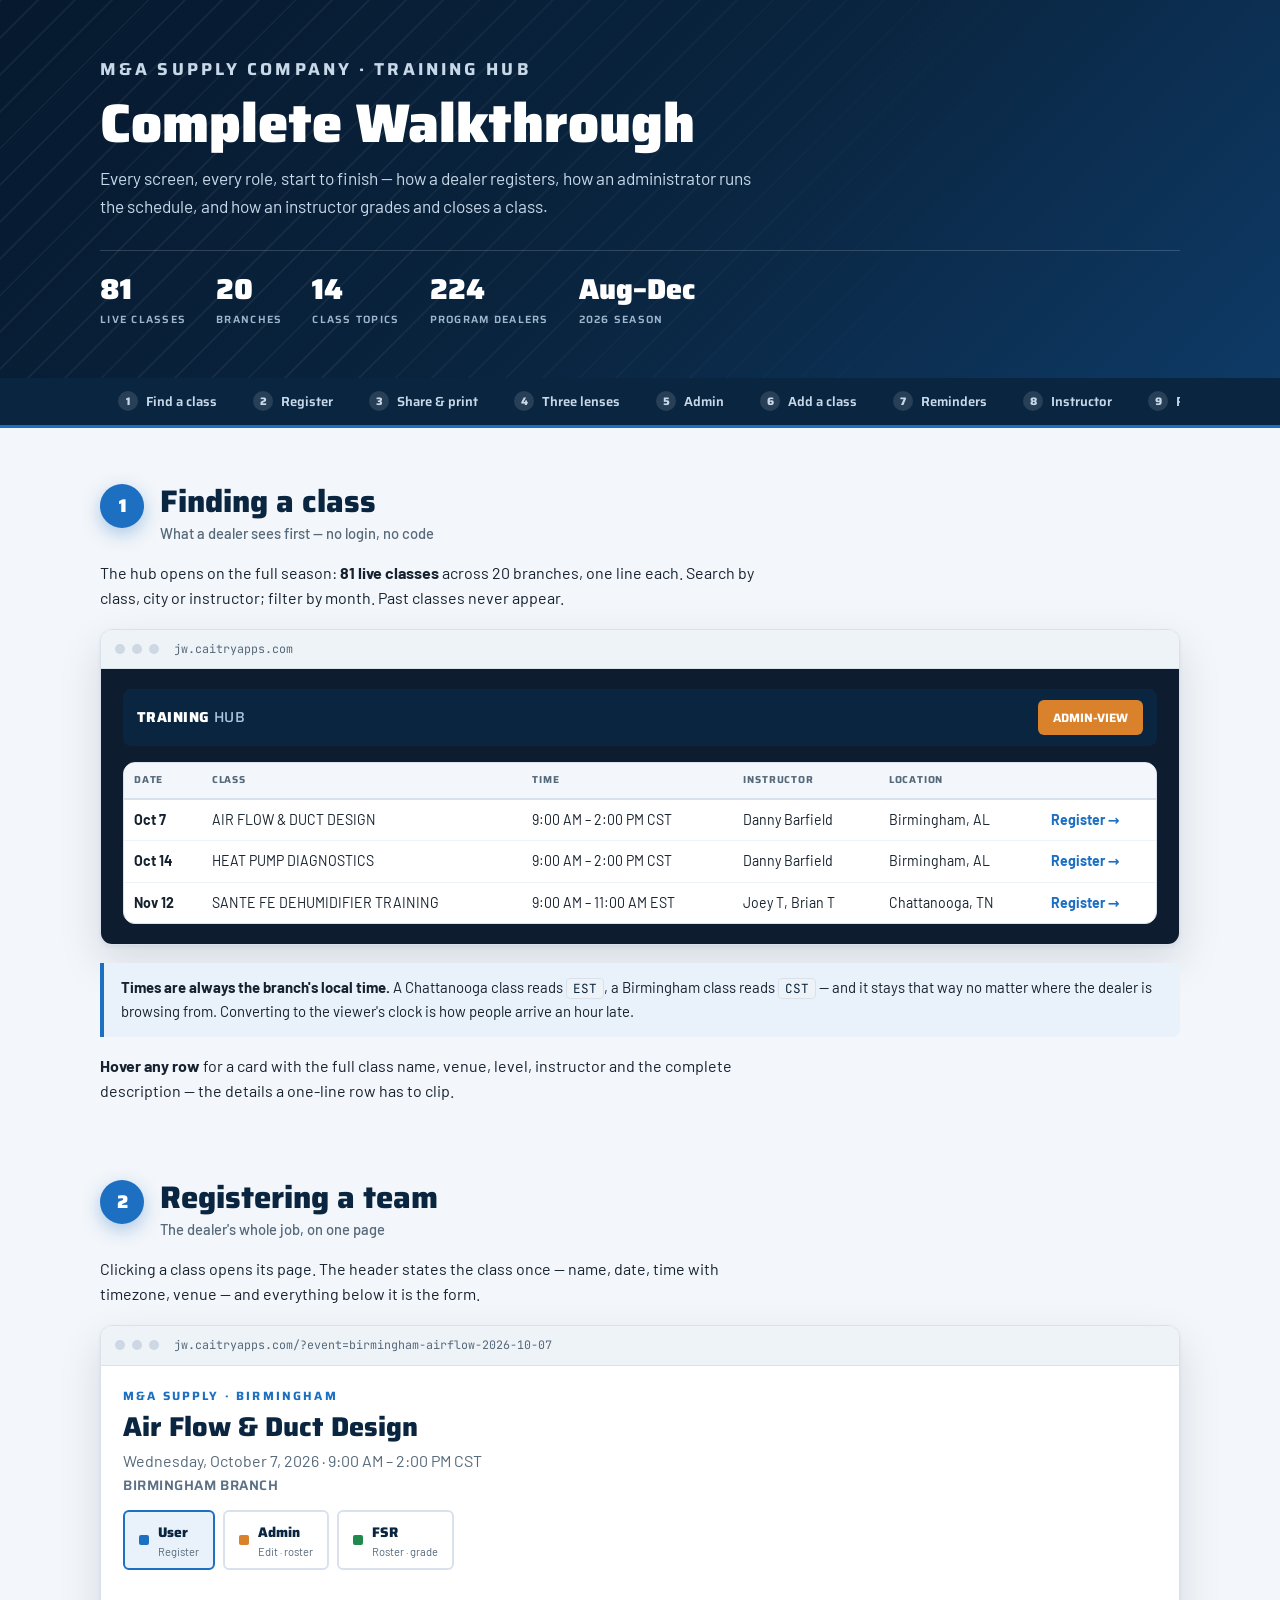
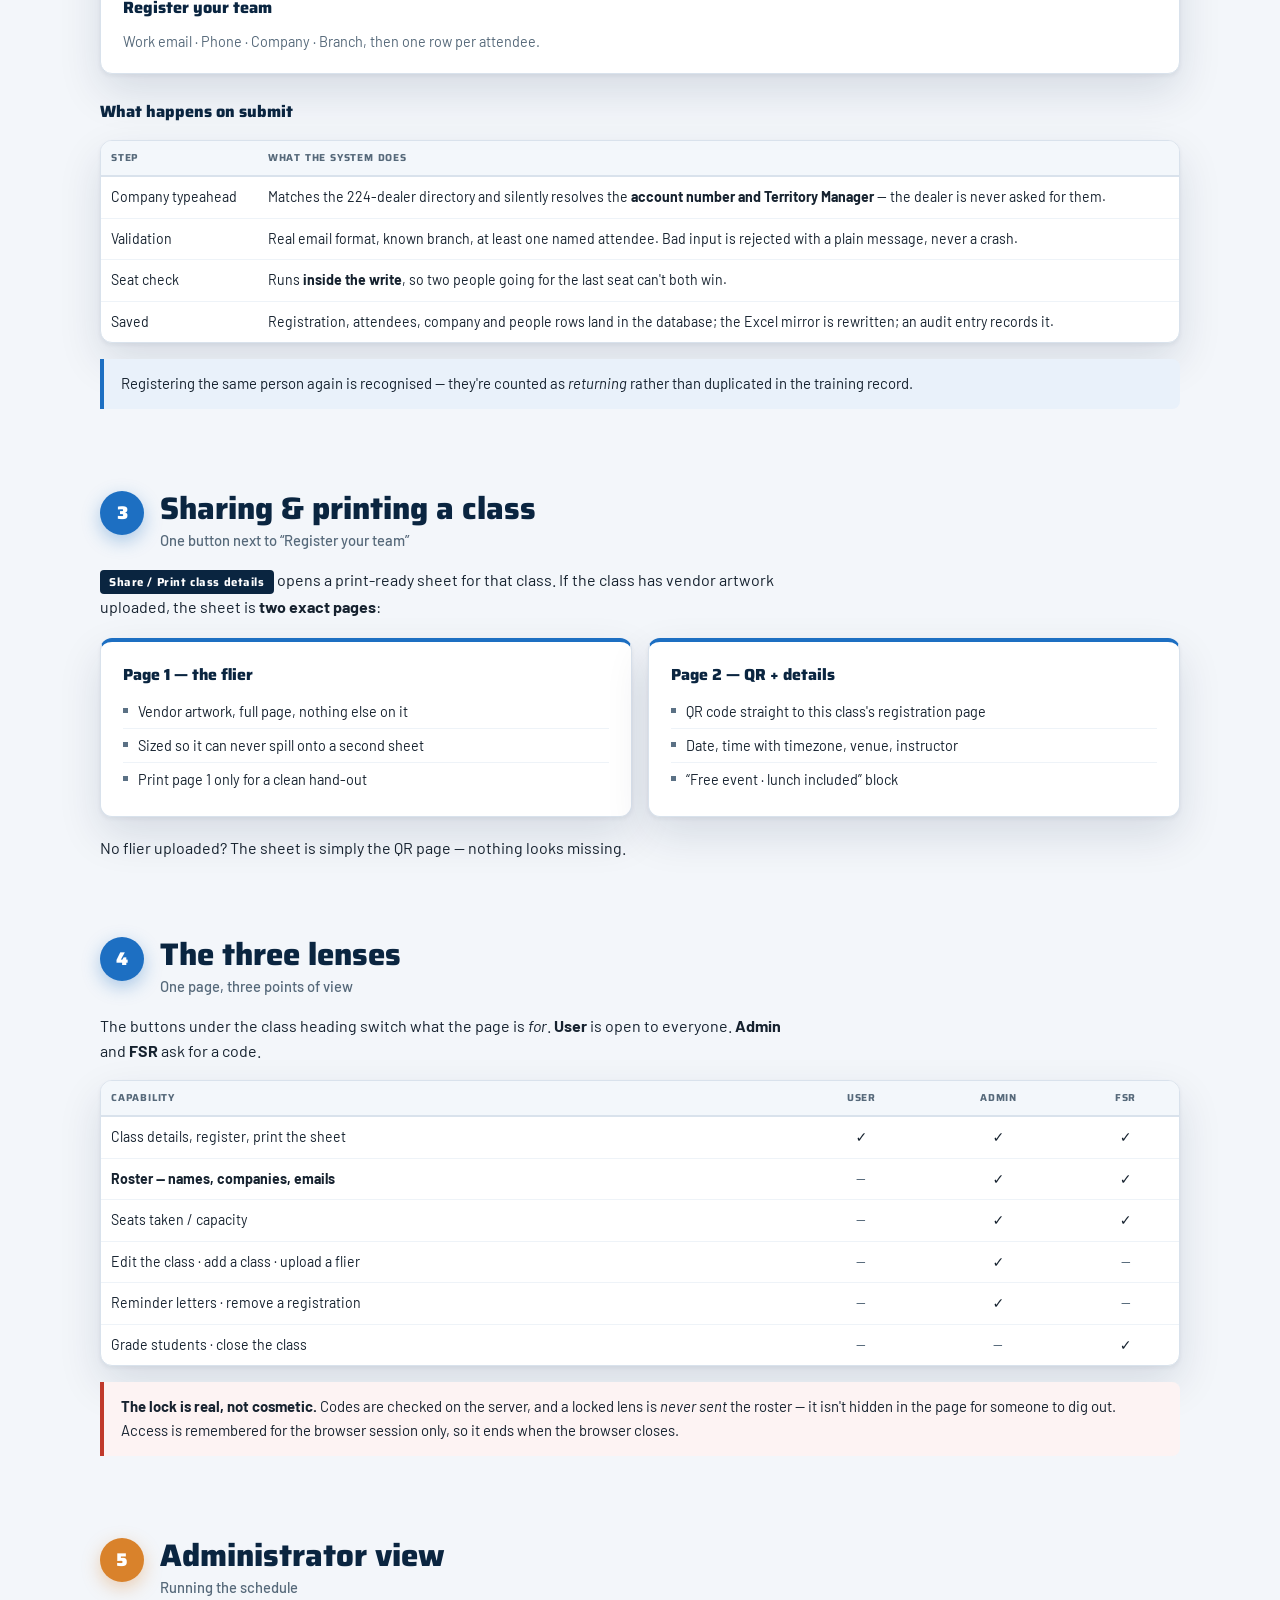
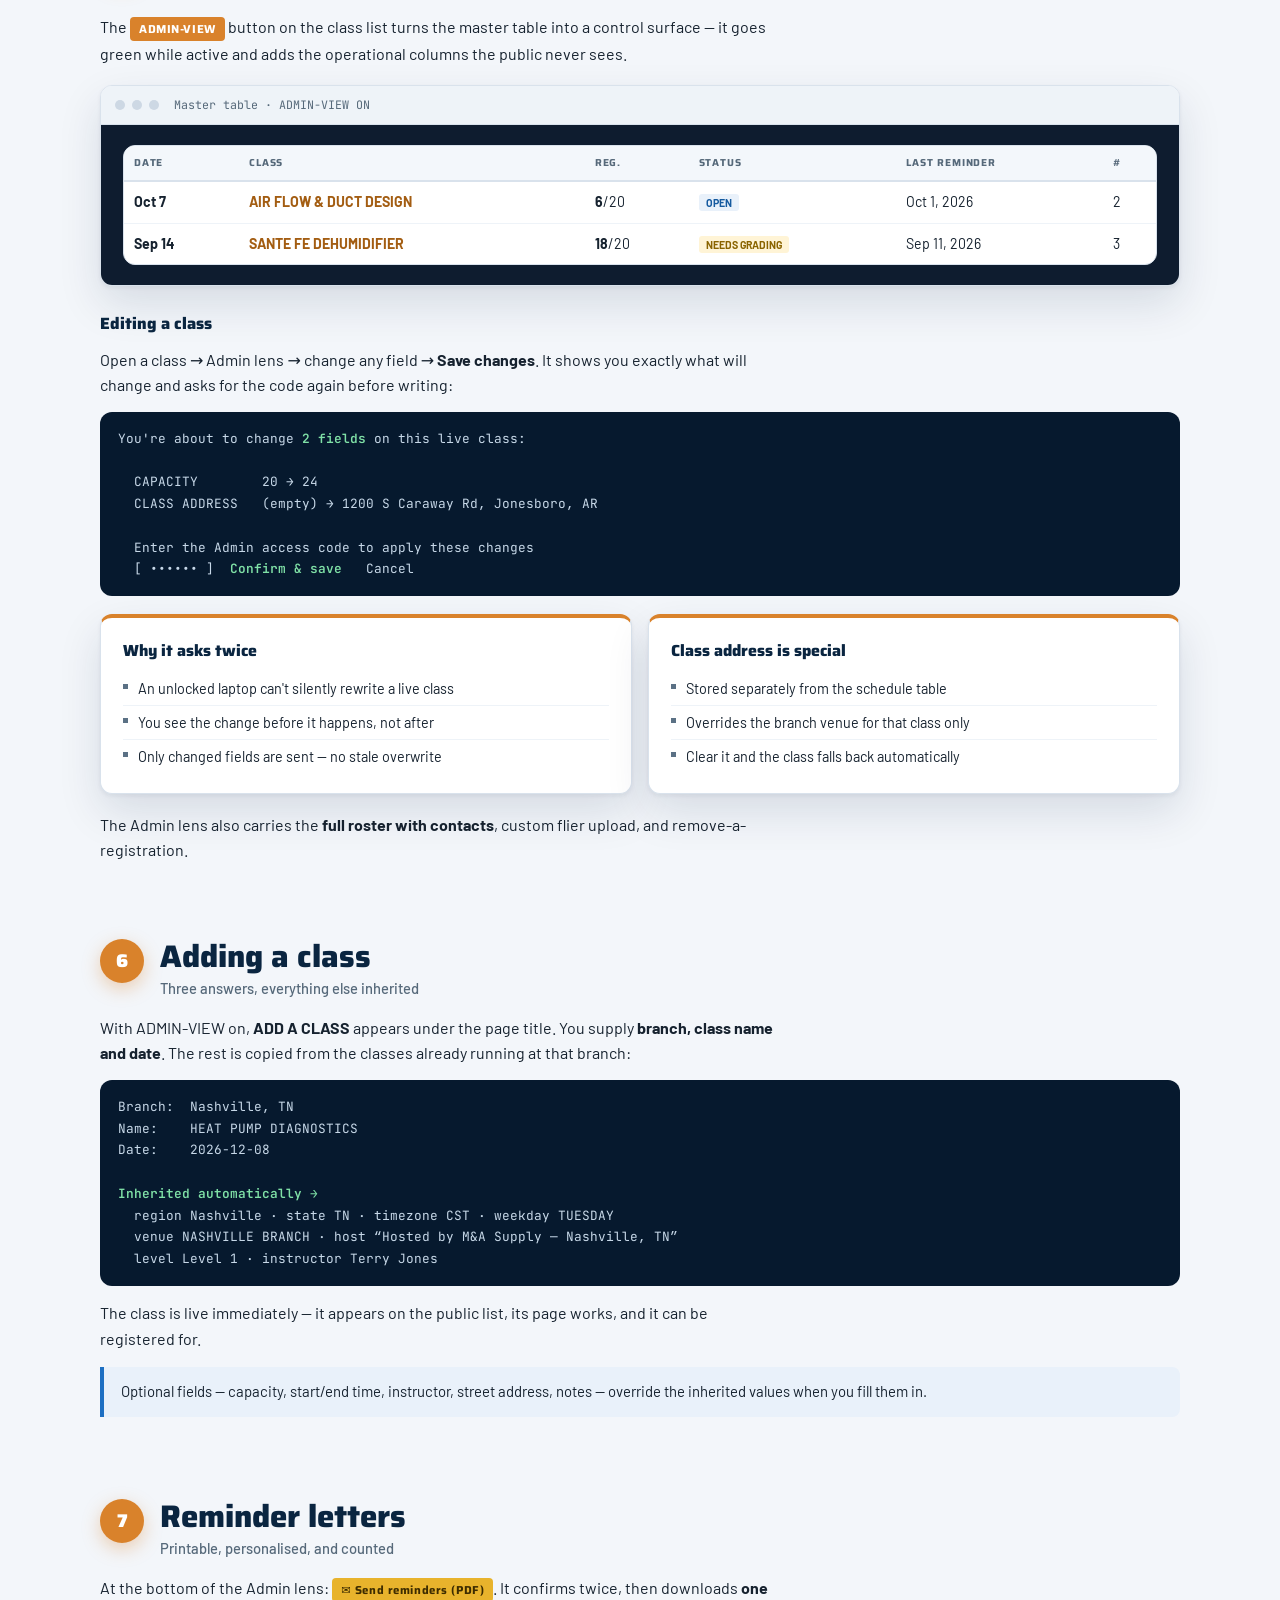
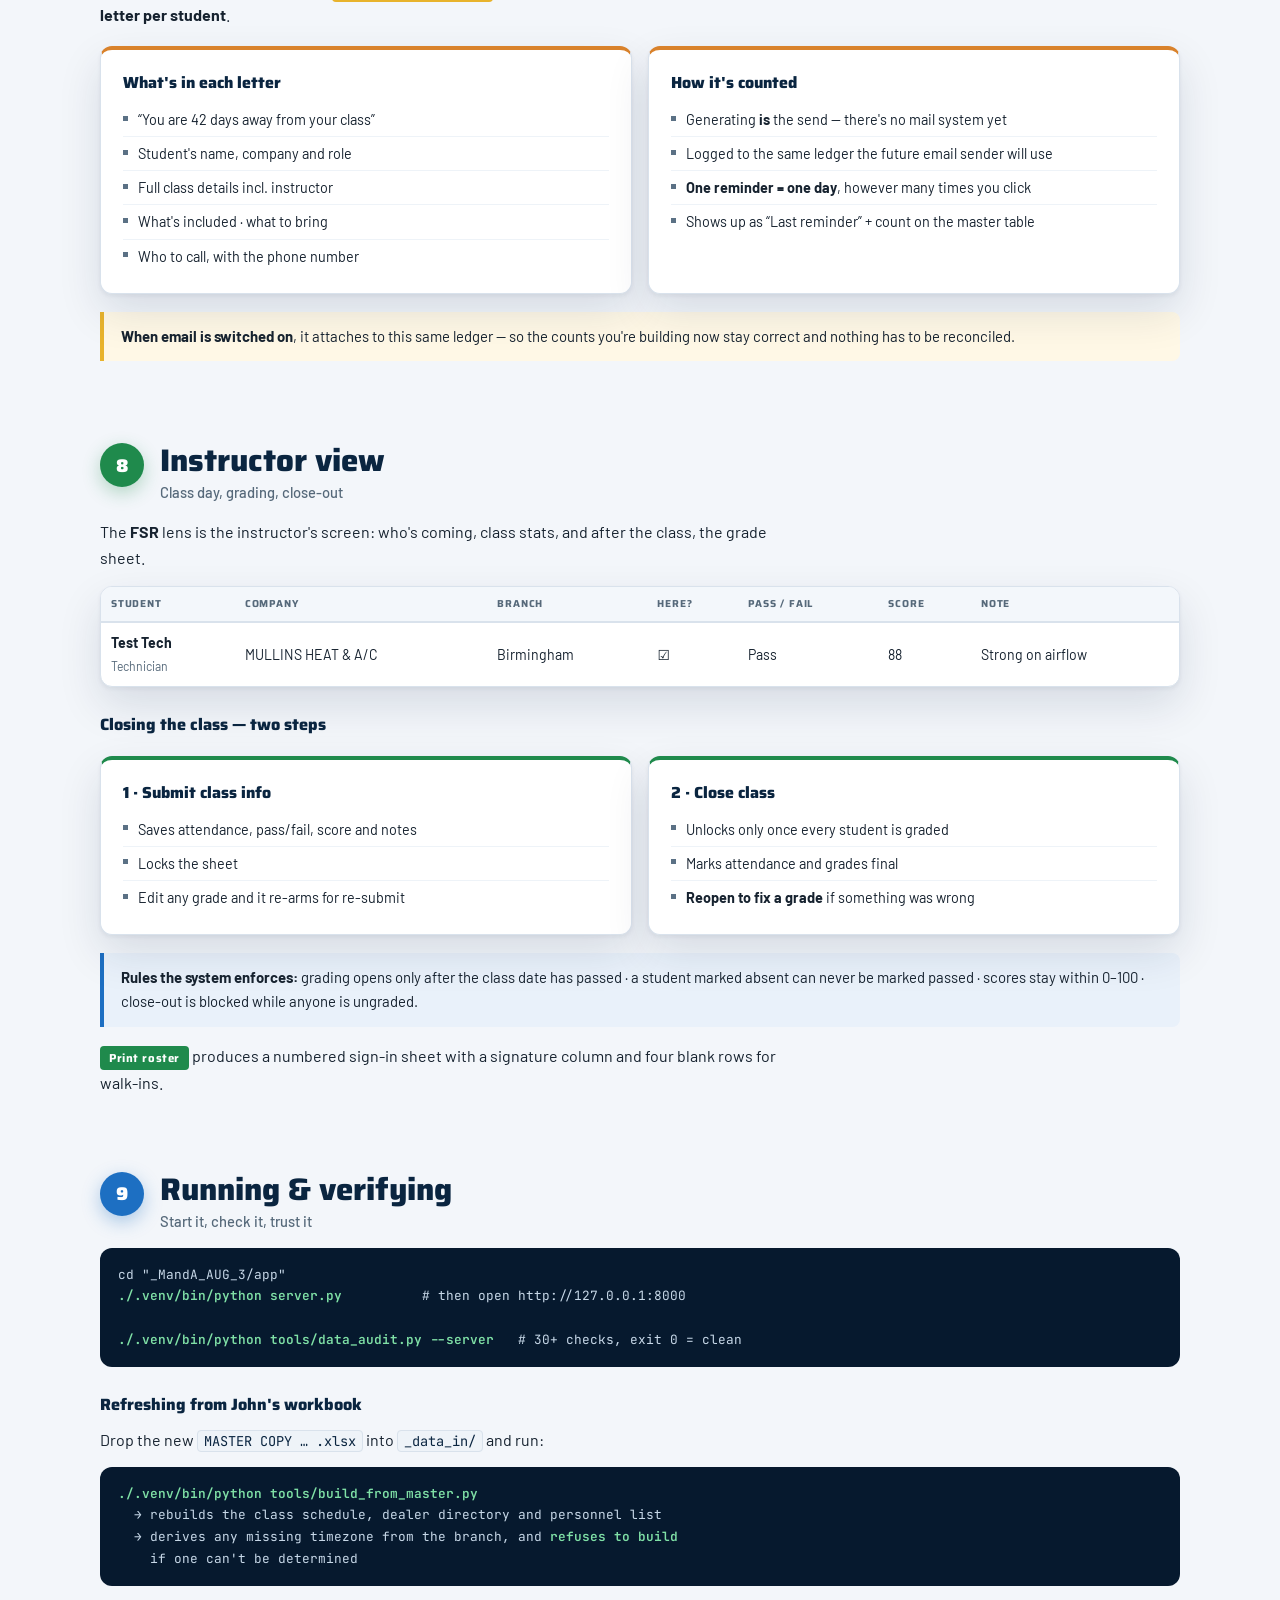
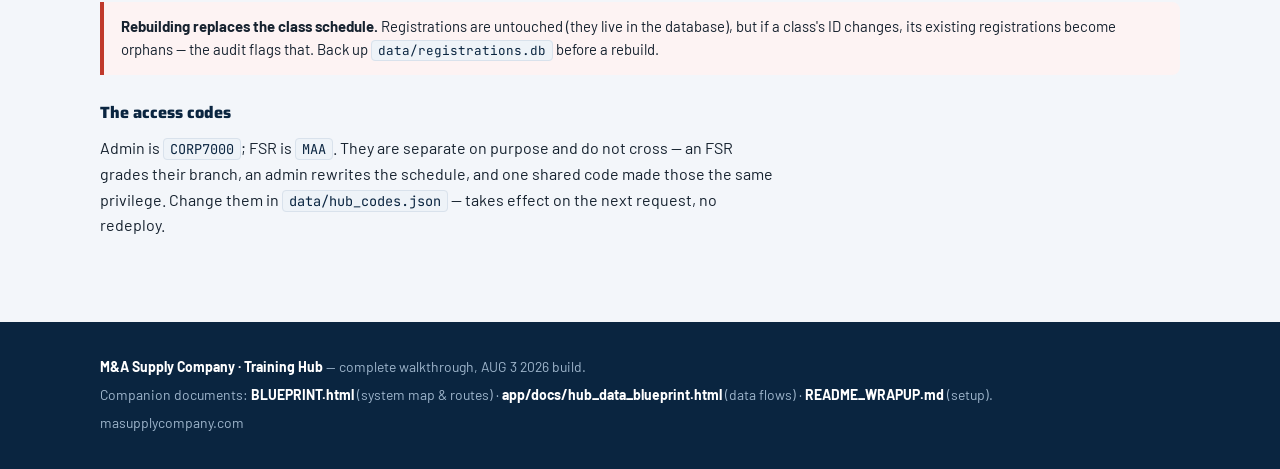
<file: WALKTHROUGH.html>
<!DOCTYPE html>
<html lang="en">
<head>
<meta charset="utf-8" />
<meta name="viewport" content="width=device-width, initial-scale=1" />
<title>M&amp;A Training Hub — Walkthrough</title>
<link rel="preconnect" href="https://fonts.googleapis.com" />
<link rel="preconnect" href="https://fonts.gstatic.com" crossorigin />
<link href="https://fonts.googleapis.com/css2?family=Saira:wght@500;600;700;800;900&family=Barlow:wght@400;500;600;700&family=JetBrains+Mono:wght@400;600&display=swap" rel="stylesheet" />
<style>
  :root{
    --navy:#0a2540;--navy-2:#0e3a66;--navy-deep:#06192e;
    --blue:#1d6fc2;--blue-600:#155a9f;--blue-soft:#e9f1fa;
    --orange:#d9822b;--orange-soft:#fdf2e4;--orange-ink:#a35d12;
    --green:#1f8a4c;--green-soft:#e9f6ee;--green-ink:#157a42;
    --gold:#e8b32c;--err:#c0392b;
    --ink:#16222f;--muted:#56697a;--steel:#5b7185;
    --line:#d9e2ec;--bg:#f3f6fa;--white:#fff;
    --display:"Saira",system-ui,sans-serif;--body:"Barlow",system-ui,sans-serif;
    --mono:"JetBrains Mono",ui-monospace,Menlo,monospace;
    --r:12px;--lift:0 2px 4px rgba(10,37,64,.06),0 18px 44px rgba(10,37,64,.12);
  }
  *{box-sizing:border-box;margin:0;padding:0}
  body{font-family:var(--body);color:var(--ink);background:var(--bg);line-height:1.6}
  .wrap{width:min(1080px,92vw);margin:0 auto}

  header.hero{background:linear-gradient(135deg,var(--navy-deep),var(--navy) 55%,var(--navy-2));color:#fff;position:relative;overflow:hidden}
  header.hero::after{content:"";position:absolute;inset:0;
    background-image:repeating-linear-gradient(135deg,rgba(255,255,255,.05) 0 2px,transparent 2px 26px);
    -webkit-mask-image:linear-gradient(105deg,#000 30%,transparent 78%);mask-image:linear-gradient(105deg,#000 30%,transparent 78%)}
  .hero-in{position:relative;z-index:1;padding:56px 0 48px}
  .eyebrow{font-family:var(--display);font-weight:700;font-size:.75rem;letter-spacing:.18em;text-transform:uppercase;color:#6fb0ee}
  h1{font-family:var(--display);font-weight:900;font-size:clamp(2.2rem,5vw,3.4rem);line-height:1.02;margin:12px 0 14px}
  .hero p{color:#c7d8e8;font-size:1.08rem;max-width:66ch}
  .kpi{display:flex;gap:30px;flex-wrap:wrap;margin-top:30px;padding-top:24px;border-top:1px solid rgba(255,255,255,.16)}
  .kpi div b{display:block;font-family:var(--display);font-weight:900;font-size:1.8rem;line-height:1}
  .kpi div span{font-family:var(--display);font-weight:600;font-size:.66rem;letter-spacing:.12em;text-transform:uppercase;color:#9fb6cc}

  nav{position:sticky;top:0;z-index:30;background:var(--navy);border-bottom:3px solid var(--blue)}
  nav ol{display:flex;gap:0;list-style:none;overflow-x:auto;counter-reset:s}
  nav a{display:flex;align-items:center;gap:8px;padding:13px 18px;color:#c7d8e8;text-decoration:none;
    font-family:var(--display);font-weight:600;font-size:.82rem;white-space:nowrap;
    border-bottom:3px solid transparent;margin-bottom:-3px}
  nav a::before{counter-increment:s;content:counter(s);display:grid;place-items:center;width:20px;height:20px;
    border-radius:50%;background:rgba(255,255,255,.12);font-size:.68rem;font-weight:800}
  nav a:hover{color:#fff;background:rgba(255,255,255,.07);border-bottom-color:var(--blue)}

  section{padding:56px 0 10px}
  .step-h{display:flex;align-items:flex-start;gap:16px;margin-bottom:18px}
  .num{flex:none;width:44px;height:44px;border-radius:50%;display:grid;place-items:center;
    font-family:var(--display);font-weight:900;font-size:1.15rem;color:#fff;background:var(--blue);box-shadow:0 6px 18px rgba(29,111,194,.34)}
  .num.o{background:var(--orange);box-shadow:0 6px 18px rgba(217,130,43,.34)}
  .num.g{background:var(--green);box-shadow:0 6px 18px rgba(31,138,76,.30)}
  h2{font-family:var(--display);font-weight:800;font-size:clamp(1.4rem,2.6vw,1.95rem);color:var(--navy);line-height:1.15}
  h2 small{display:block;font-family:var(--body);font-weight:500;font-size:.92rem;color:var(--muted);margin-top:5px}
  h3{font-family:var(--display);font-weight:800;font-size:1.02rem;color:var(--navy);margin:24px 0 10px}
  p.lead{max-width:76ch;margin-bottom:10px}

  .shot{background:var(--white);border:1px solid var(--line);border-radius:var(--r);box-shadow:var(--lift);overflow:hidden;margin:18px 0}
  .shot-bar{display:flex;align-items:center;gap:7px;padding:10px 14px;background:#eef3f8;border-bottom:1px solid var(--line)}
  .shot-bar i{width:10px;height:10px;border-radius:50%;background:#cdd8e4;display:block}
  .shot-bar span{margin-left:8px;font-family:var(--mono);font-size:.73rem;color:var(--muted)}
  .shot-b{padding:20px 22px}

  .ui-nav{display:flex;align-items:center;justify-content:space-between;gap:14px;padding:11px 14px;background:var(--navy);border-radius:8px;margin-bottom:16px}
  .ui-nav .brand{font-family:var(--display);font-weight:800;color:#fff;font-size:.9rem;letter-spacing:.03em}
  .ui-nav .brand em{font-style:normal;font-weight:500;color:#acc6e3}
  .btn-demo{font-family:var(--display);font-weight:700;font-size:.76rem;padding:8px 15px;border-radius:6px;border:0;color:#fff}
  .b-orange{background:var(--orange)} .b-green{background:var(--green)} .b-blue{background:var(--blue)}

  .lens{display:flex;gap:8px;flex-wrap:wrap;margin:14px 0}
  .lens button{display:flex;align-items:center;gap:9px;padding:9px 14px;border:2px solid var(--line);
    background:#fff;border-radius:6px;font-family:var(--body);text-align:left}
  .lens .sw{width:10px;height:10px;border-radius:2px}
  .lens b{display:block;font-family:var(--display);font-weight:800;font-size:.87rem;color:var(--navy)}
  .lens small{font-size:.7rem;color:var(--muted)}
  .lens .on-b{border-color:var(--blue);background:var(--blue-soft)}
  .lens .on-o{border-color:var(--orange);background:var(--orange-soft)}
  .lens .on-g{border-color:var(--green);background:var(--green-soft)}

  table{width:100%;border-collapse:collapse;font-size:.88rem}
  th{font-family:var(--display);font-weight:700;font-size:.63rem;letter-spacing:.08em;text-transform:uppercase;
     color:var(--muted);text-align:left;padding:9px 10px;background:#f3f7fb;border-bottom:2px solid var(--line)}
  td{padding:9px 10px;border-bottom:1px solid #eef3f8}
  tr:last-child td{border-bottom:0}
  .tw{overflow-x:auto;border:1px solid var(--line);border-radius:var(--r);background:#fff;box-shadow:var(--lift);margin:16px 0}

  .cols{display:grid;grid-template-columns:1fr 1fr;gap:16px;margin:18px 0}
  .card{background:#fff;border:1px solid var(--line);border-radius:var(--r);box-shadow:var(--lift);padding:20px 22px}
  .card.b{border-top:4px solid var(--blue)} .card.o{border-top:4px solid var(--orange)} .card.g{border-top:4px solid var(--green)}
  .card h4{font-family:var(--display);font-weight:800;font-size:1rem;color:var(--navy);margin-bottom:8px}
  .card ul{list-style:none;font-size:.9rem}
  .card li{padding:5px 0 5px 15px;position:relative;border-bottom:1px solid #eef3f8}
  .card li:last-child{border-bottom:0}
  .card li::before{content:"";position:absolute;left:0;top:.85em;width:5px;height:5px;background:var(--steel)}

  .tip{background:var(--blue-soft);border-left:4px solid var(--blue);border-radius:0 8px 8px 0;padding:13px 17px;margin:16px 0;font-size:.93rem}
  .warn{background:#fff8e6;border-left:4px solid var(--gold);border-radius:0 8px 8px 0;padding:13px 17px;margin:16px 0;font-size:.93rem}
  .stop{background:#fdf3f3;border-left:4px solid var(--err);border-radius:0 8px 8px 0;padding:13px 17px;margin:16px 0;font-size:.93rem}
  code{font-family:var(--mono);font-size:.85em;background:#eef3f8;border:1px solid var(--line);border-radius:4px;padding:1px 6px;color:var(--navy);white-space:nowrap}
  pre{background:var(--navy-deep);color:#c7d8e8;padding:16px 18px;border-radius:var(--r);overflow-x:auto;
      font-family:var(--mono);font-size:.8rem;line-height:1.7;margin:14px 0}
  pre b{color:#7fe0a6;font-weight:600}
  .kbd{display:inline-block;font-family:var(--display);font-weight:700;font-size:.72rem;letter-spacing:.05em;
    background:var(--navy);color:#fff;padding:3px 9px;border-radius:4px}

  footer{background:var(--navy);color:#9fb6cc;margin-top:64px;padding:34px 0;font-size:.87rem}
  footer b{color:#fff}
  @media(max-width:820px){.cols{grid-template-columns:1fr}}
  @media print{nav{display:none}body{background:#fff}section{padding:24px 0 0;break-inside:avoid}
    .shot,.card,.tw{box-shadow:none}pre{background:#f5f7fb;color:#16222f}@page{margin:14mm}}
</style>
</head>
<body>

<header class="hero">
  <div class="wrap hero-in">
    <p class="eyebrow">M&amp;A Supply Company · Training Hub</p>
    <h1>Complete Walkthrough</h1>
    <p>Every screen, every role, start to finish — how a dealer registers, how an
       administrator runs the schedule, and how an instructor grades and closes a class.</p>
    <div class="kpi">
      <div><b>81</b><span>Live classes</span></div>
      <div><b>20</b><span>Branches</span></div>
      <div><b>14</b><span>Class topics</span></div>
      <div><b>224</b><span>Program dealers</span></div>
      <div><b>Aug–Dec</b><span>2026 season</span></div>
    </div>
  </div>
</header>

<nav>
  <div class="wrap">
    <ol>
      <li><a href="#s1">Find a class</a></li>
      <li><a href="#s2">Register</a></li>
      <li><a href="#s3">Share &amp; print</a></li>
      <li><a href="#s4">Three lenses</a></li>
      <li><a href="#s5">Admin</a></li>
      <li><a href="#s6">Add a class</a></li>
      <li><a href="#s7">Reminders</a></li>
      <li><a href="#s8">Instructor</a></li>
      <li><a href="#s9">Run &amp; verify</a></li>
    </ol>
  </div>
</nav>

<!-- 1 -->
<section id="s1" class="wrap">
  <div class="step-h"><div class="num">1</div>
    <h2>Finding a class<small>What a dealer sees first — no login, no code</small></h2></div>
  <p class="lead">The hub opens on the full season: <strong>81 live classes</strong> across 20 branches,
     one line each. Search by class, city or instructor; filter by month. Past classes never appear.</p>

  <div class="shot">
    <div class="shot-bar"><i></i><i></i><i></i><span>jw.caitryapps.com</span></div>
    <div class="shot-b" style="background:#0e1c2f">
      <div class="ui-nav"><span class="brand">TRAINING <em>HUB</em></span>
        <button class="btn-demo b-orange">ADMIN-VIEW</button></div>
      <div class="tw" style="box-shadow:none;margin:0">
        <table>
          <thead><tr><th>Date</th><th>Class</th><th>Time</th><th>Instructor</th><th>Location</th><th></th></tr></thead>
          <tbody>
            <tr><td><b>Oct 7</b></td><td>AIR FLOW &amp; DUCT DESIGN</td><td>9:00 AM – 2:00 PM CST</td><td>Danny Barfield</td><td>Birmingham, AL</td><td style="color:var(--blue)"><b>Register →</b></td></tr>
            <tr><td><b>Oct 14</b></td><td>HEAT PUMP DIAGNOSTICS</td><td>9:00 AM – 2:00 PM CST</td><td>Danny Barfield</td><td>Birmingham, AL</td><td style="color:var(--blue)"><b>Register →</b></td></tr>
            <tr><td><b>Nov 12</b></td><td>SANTE FE DEHUMIDIFIER TRAINING</td><td>9:00 AM – 11:00 AM EST</td><td>Joey T, Brian T</td><td>Chattanooga, TN</td><td style="color:var(--blue)"><b>Register →</b></td></tr>
          </tbody>
        </table>
      </div>
    </div>
  </div>

  <div class="tip"><strong>Times are always the branch's local time.</strong> A Chattanooga class reads
    <code>EST</code>, a Birmingham class reads <code>CST</code> — and it stays that way no matter where the
    dealer is browsing from. Converting to the viewer's clock is how people arrive an hour late.</div>

  <p class="lead"><strong>Hover any row</strong> for a card with the full class name, venue, level,
     instructor and the complete description — the details a one-line row has to clip.</p>
</section>

<!-- 2 -->
<section id="s2" class="wrap">
  <div class="step-h"><div class="num">2</div>
    <h2>Registering a team<small>The dealer's whole job, on one page</small></h2></div>
  <p class="lead">Clicking a class opens its page. The header states the class once — name, date,
     time with timezone, venue — and everything below it is the form.</p>

  <div class="shot">
    <div class="shot-bar"><i></i><i></i><i></i><span>jw.caitryapps.com/?event=birmingham-airflow-2026-10-07</span></div>
    <div class="shot-b">
      <p class="eyebrow" style="color:var(--blue)">M&amp;A SUPPLY · BIRMINGHAM</p>
      <h2 style="font-size:1.7rem;margin:6px 0">Air Flow &amp; Duct Design</h2>
      <p style="color:var(--muted)">Wednesday, October 7, 2026 · 9:00 AM – 2:00 PM CST</p>
      <p style="font-family:var(--display);font-weight:600;color:var(--steel);font-size:.86rem;letter-spacing:.04em">BIRMINGHAM BRANCH</p>
      <div class="lens">
        <button class="on-b"><span class="sw" style="background:var(--blue)"></span><span><b>User</b><small>Register</small></span></button>
        <button><span class="sw" style="background:var(--orange)"></span><span><b>Admin</b><small>Edit · roster</small></span></button>
        <button><span class="sw" style="background:var(--green)"></span><span><b>FSR</b><small>Roster · grade</small></span></button>
      </div>
      <h3>Register your team</h3>
      <p style="font-size:.9rem;color:var(--muted)">Work email · Phone · Company · Branch, then one row per attendee.</p>
    </div>
  </div>

  <h3>What happens on submit</h3>
  <div class="tw"><table>
    <thead><tr><th>Step</th><th>What the system does</th></tr></thead>
    <tbody>
      <tr><td>Company typeahead</td><td>Matches the 224-dealer directory and silently resolves the <strong>account number and Territory Manager</strong> — the dealer is never asked for them.</td></tr>
      <tr><td>Validation</td><td>Real email format, known branch, at least one named attendee. Bad input is rejected with a plain message, never a crash.</td></tr>
      <tr><td>Seat check</td><td>Runs <strong>inside the write</strong>, so two people going for the last seat can't both win.</td></tr>
      <tr><td>Saved</td><td>Registration, attendees, company and people rows land in the database; the Excel mirror is rewritten; an audit entry records it.</td></tr>
    </tbody>
  </table></div>
  <div class="tip">Registering the same person again is recognised — they're counted as
     <em>returning</em> rather than duplicated in the training record.</div>
</section>

<!-- 3 -->
<section id="s3" class="wrap">
  <div class="step-h"><div class="num">3</div>
    <h2>Sharing &amp; printing a class<small>One button next to “Register your team”</small></h2></div>
  <p class="lead"><span class="kbd">Share / Print class details</span> opens a print-ready sheet for that
     class. If the class has vendor artwork uploaded, the sheet is <strong>two exact pages</strong>:</p>
  <div class="cols">
    <div class="card b"><h4>Page 1 — the flier</h4>
      <ul><li>Vendor artwork, full page, nothing else on it</li>
          <li>Sized so it can never spill onto a second sheet</li>
          <li>Print page 1 only for a clean hand-out</li></ul></div>
    <div class="card b"><h4>Page 2 — QR + details</h4>
      <ul><li>QR code straight to this class's registration page</li>
          <li>Date, time with timezone, venue, instructor</li>
          <li>“Free event · lunch included” block</li></ul></div>
  </div>
  <p class="lead">No flier uploaded? The sheet is simply the QR page — nothing looks missing.</p>
</section>

<!-- 4 -->
<section id="s4" class="wrap">
  <div class="step-h"><div class="num">4</div>
    <h2>The three lenses<small>One page, three points of view</small></h2></div>
  <p class="lead">The buttons under the class heading switch what the page is <em>for</em>.
     <strong>User</strong> is open to everyone. <strong>Admin</strong> and <strong>FSR</strong> ask for a code.</p>
  <div class="tw"><table>
    <thead><tr><th>Capability</th><th style="text-align:center">User</th><th style="text-align:center">Admin</th><th style="text-align:center">FSR</th></tr></thead>
    <tbody>
      <tr><td>Class details, register, print the sheet</td><td style="text-align:center">✓</td><td style="text-align:center">✓</td><td style="text-align:center">✓</td></tr>
      <tr><td><strong>Roster — names, companies, emails</strong></td><td style="text-align:center;color:var(--muted)">—</td><td style="text-align:center">✓</td><td style="text-align:center">✓</td></tr>
      <tr><td>Seats taken / capacity</td><td style="text-align:center;color:var(--muted)">—</td><td style="text-align:center">✓</td><td style="text-align:center">✓</td></tr>
      <tr><td>Edit the class · add a class · upload a flier</td><td style="text-align:center;color:var(--muted)">—</td><td style="text-align:center">✓</td><td style="text-align:center;color:var(--muted)">—</td></tr>
      <tr><td>Reminder letters · remove a registration</td><td style="text-align:center;color:var(--muted)">—</td><td style="text-align:center">✓</td><td style="text-align:center;color:var(--muted)">—</td></tr>
      <tr><td>Grade students · close the class</td><td style="text-align:center;color:var(--muted)">—</td><td style="text-align:center;color:var(--muted)">—</td><td style="text-align:center">✓</td></tr>
    </tbody>
  </table></div>
  <div class="stop"><strong>The lock is real, not cosmetic.</strong> Codes are checked on the server,
    and a locked lens is <em>never sent</em> the roster — it isn't hidden in the page for someone to dig out.
    Access is remembered for the browser session only, so it ends when the browser closes.</div>
</section>

<!-- 5 -->
<section id="s5" class="wrap">
  <div class="step-h"><div class="num o">5</div>
    <h2>Administrator view<small>Running the schedule</small></h2></div>
  <p class="lead">The <span class="kbd" style="background:var(--orange)">ADMIN-VIEW</span> button on the class
     list turns the master table into a control surface — it goes green while active and adds the
     operational columns the public never sees.</p>
  <div class="shot"><div class="shot-bar"><i></i><i></i><i></i><span>Master table · ADMIN-VIEW ON</span></div>
    <div class="shot-b" style="background:#0e1c2f">
      <div class="tw" style="box-shadow:none;margin:0"><table>
        <thead><tr><th>Date</th><th>Class</th><th>Reg.</th><th>Status</th><th>Last reminder</th><th>#</th></tr></thead>
        <tbody>
          <tr><td><b>Oct 7</b></td><td style="color:var(--orange-ink)"><b>AIR FLOW &amp; DUCT DESIGN</b></td><td><b>6</b>/20</td><td><span style="background:var(--blue-soft);color:var(--blue-600);padding:2px 7px;border-radius:3px;font-size:.66rem;font-weight:700">OPEN</span></td><td>Oct 1, 2026</td><td>2</td></tr>
          <tr><td><b>Sep 14</b></td><td style="color:var(--orange-ink)"><b>SANTE FE DEHUMIDIFIER</b></td><td><b>18</b>/20</td><td><span style="background:#fff4d6;color:#8a6400;padding:2px 7px;border-radius:3px;font-size:.66rem;font-weight:700">NEEDS GRADING</span></td><td>Sep 11, 2026</td><td>3</td></tr>
        </tbody>
      </table></div>
    </div></div>

  <h3>Editing a class</h3>
  <p class="lead">Open a class → Admin lens → change any field → <strong>Save changes</strong>. It shows you
     exactly what will change and asks for the code again before writing:</p>
  <pre>You're about to change <b>2 fields</b> on this live class:

  CAPACITY        20 → 24
  CLASS ADDRESS   (empty) → 1200 S Caraway Rd, Jonesboro, AR

  Enter the Admin access code to apply these changes
  [ •••••• ]  <b>Confirm &amp; save</b>   Cancel</pre>
  <div class="cols">
    <div class="card o"><h4>Why it asks twice</h4>
      <ul><li>An unlocked laptop can't silently rewrite a live class</li>
          <li>You see the change before it happens, not after</li>
          <li>Only changed fields are sent — no stale overwrite</li></ul></div>
    <div class="card o"><h4>Class address is special</h4>
      <ul><li>Stored separately from the schedule table</li>
          <li>Overrides the branch venue for that class only</li>
          <li>Clear it and the class falls back automatically</li></ul></div>
  </div>
  <p class="lead">The Admin lens also carries the <strong>full roster with contacts</strong>, custom flier
     upload, and remove-a-registration.</p>
</section>

<!-- 6 -->
<section id="s6" class="wrap">
  <div class="step-h"><div class="num o">6</div>
    <h2>Adding a class<small>Three answers, everything else inherited</small></h2></div>
  <p class="lead">With ADMIN-VIEW on, <strong>ADD A CLASS</strong> appears under the page title.
     You supply <strong>branch, class name and date</strong>. The rest is copied from the classes
     already running at that branch:</p>
  <pre>Branch:  Nashville, TN
Name:    HEAT PUMP DIAGNOSTICS
Date:    2026-12-08

<b>Inherited automatically →</b>
  region Nashville · state TN · timezone CST · weekday TUESDAY
  venue NASHVILLE BRANCH · host “Hosted by M&amp;A Supply — Nashville, TN”
  level Level 1 · instructor Terry Jones</pre>
  <p class="lead">The class is live immediately — it appears on the public list, its page works,
     and it can be registered for.</p>
  <div class="tip">Optional fields — capacity, start/end time, instructor, street address, notes —
     override the inherited values when you fill them in.</div>
</section>

<!-- 7 -->
<section id="s7" class="wrap">
  <div class="step-h"><div class="num o">7</div>
    <h2>Reminder letters<small>Printable, personalised, and counted</small></h2></div>
  <p class="lead">At the bottom of the Admin lens: <span class="kbd" style="background:var(--gold);color:#3d2c00">✉️ Send reminders (PDF)</span>.
     It confirms twice, then downloads <strong>one letter per student</strong>.</p>
  <div class="cols">
    <div class="card o"><h4>What's in each letter</h4>
      <ul><li>“You are 42 days away from your class”</li>
          <li>Student's name, company and role</li>
          <li>Full class details incl. instructor</li>
          <li>What's included · what to bring</li>
          <li>Who to call, with the phone number</li></ul></div>
    <div class="card o"><h4>How it's counted</h4>
      <ul><li>Generating <strong>is</strong> the send — there's no mail system yet</li>
          <li>Logged to the same ledger the future email sender will use</li>
          <li><strong>One reminder = one day</strong>, however many times you click</li>
          <li>Shows up as “Last reminder” + count on the master table</li></ul></div>
  </div>
  <div class="warn"><strong>When email is switched on</strong>, it attaches to this same ledger —
    so the counts you're building now stay correct and nothing has to be reconciled.</div>
</section>

<!-- 8 -->
<section id="s8" class="wrap">
  <div class="step-h"><div class="num g">8</div>
    <h2>Instructor view<small>Class day, grading, close-out</small></h2></div>
  <p class="lead">The <strong>FSR</strong> lens is the instructor's screen: who's coming, class stats,
     and after the class, the grade sheet.</p>
  <div class="tw"><table>
    <thead><tr><th>Student</th><th>Company</th><th>Branch</th><th>Here?</th><th>Pass / Fail</th><th>Score</th><th>Note</th></tr></thead>
    <tbody>
      <tr><td><b>Test Tech</b><br /><span style="font-size:.76rem;color:var(--muted)">Technician</span></td><td>MULLINS HEAT &amp; A/C</td><td>Birmingham</td><td>☑</td><td>Pass</td><td>88</td><td>Strong on airflow</td></tr>
    </tbody>
  </table></div>
  <h3>Closing the class — two steps</h3>
  <div class="cols">
    <div class="card g"><h4>1 · Submit class info</h4>
      <ul><li>Saves attendance, pass/fail, score and notes</li>
          <li>Locks the sheet</li>
          <li>Edit any grade and it re-arms for re-submit</li></ul></div>
    <div class="card g"><h4>2 · Close class</h4>
      <ul><li>Unlocks only once every student is graded</li>
          <li>Marks attendance and grades final</li>
          <li><strong>Reopen to fix a grade</strong> if something was wrong</li></ul></div>
  </div>
  <div class="tip"><strong>Rules the system enforces:</strong> grading opens only after the class date has
    passed · a student marked absent can never be marked passed · scores stay within 0–100 ·
    close-out is blocked while anyone is ungraded.</div>
  <p class="lead"><span class="kbd" style="background:var(--green)">Print roster</span> produces a numbered
     sign-in sheet with a signature column and four blank rows for walk-ins.</p>
</section>

<!-- 9 -->
<section id="s9" class="wrap">
  <div class="step-h"><div class="num">9</div>
    <h2>Running &amp; verifying<small>Start it, check it, trust it</small></h2></div>
  <pre>cd "_MandA_AUG_3/app"
<b>./.venv/bin/python server.py</b>          # then open http://127.0.0.1:8000

<b>./.venv/bin/python tools/data_audit.py --server</b>   # 30+ checks, exit 0 = clean</pre>

  <h3>Refreshing from John's workbook</h3>
  <p class="lead">Drop the new <code>MASTER COPY … .xlsx</code> into <code>_data_in/</code> and run:</p>
  <pre><b>./.venv/bin/python tools/build_from_master.py</b>
  → rebuilds the class schedule, dealer directory and personnel list
  → derives any missing timezone from the branch, and <b>refuses to build</b>
    if one can't be determined</pre>
  <div class="stop"><strong>Rebuilding replaces the class schedule.</strong> Registrations are untouched
    (they live in the database), but if a class's ID changes, its existing registrations become orphans —
    the audit flags that. Back up <code>data/registrations.db</code> before a rebuild.</div>

  <h3>The access codes</h3>
  <p class="lead">Admin is <code>CORP7000</code>; FSR is <code>MAA</code>. They are separate on
     purpose and do not cross — an FSR grades their branch, an admin rewrites the schedule,
     and one shared code made those the same privilege. Change them in
     <code>data/hub_codes.json</code> — takes effect on the next request, no redeploy.</p>
</section>

<footer>
  <div class="wrap">
    <p><b>M&amp;A Supply Company · Training Hub</b> — complete walkthrough, AUG 3 2026 build.</p>
    <p style="margin-top:6px">Companion documents: <b>BLUEPRINT.html</b> (system map &amp; routes) ·
       <b>app/docs/hub_data_blueprint.html</b> (data flows) · <b>README_WRAPUP.md</b> (setup).</p>
    <p style="margin-top:6px">masupplycompany.com</p>
  </div>
</footer>

</body>
</html>
</file>
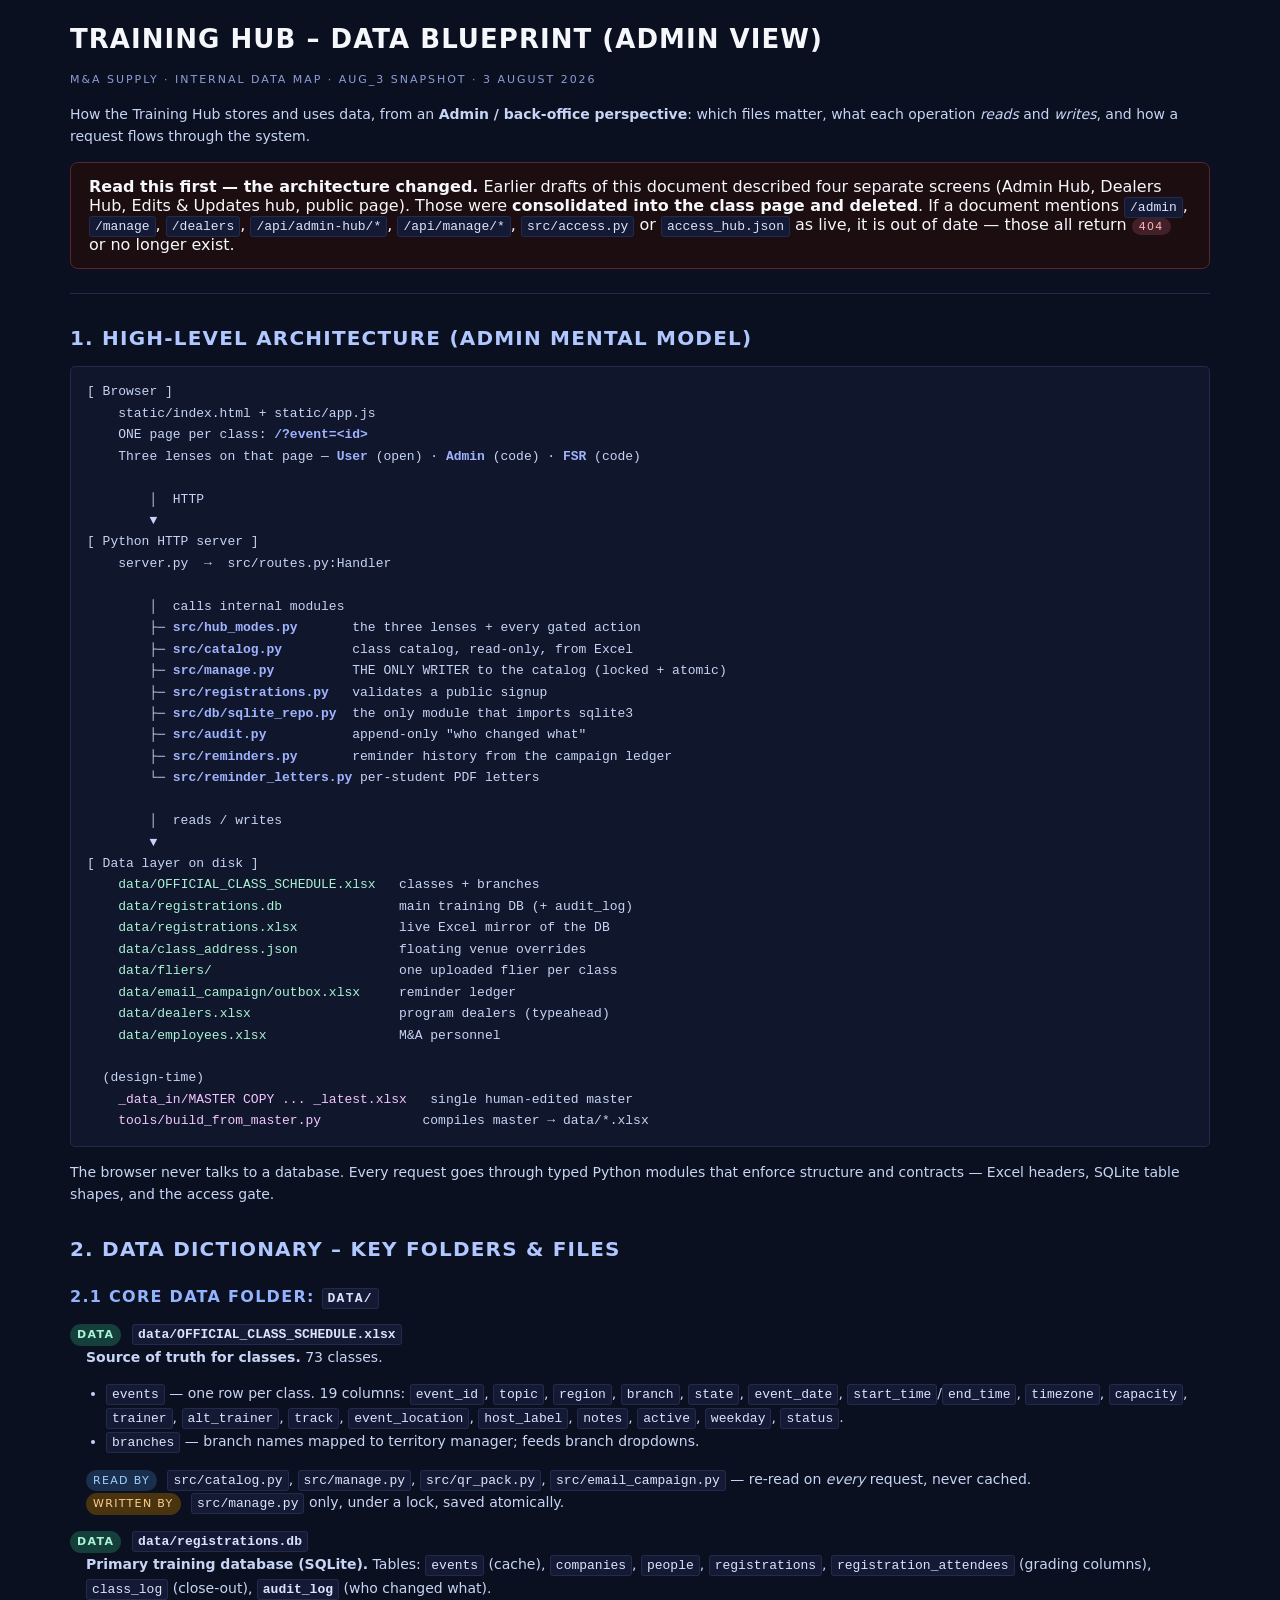
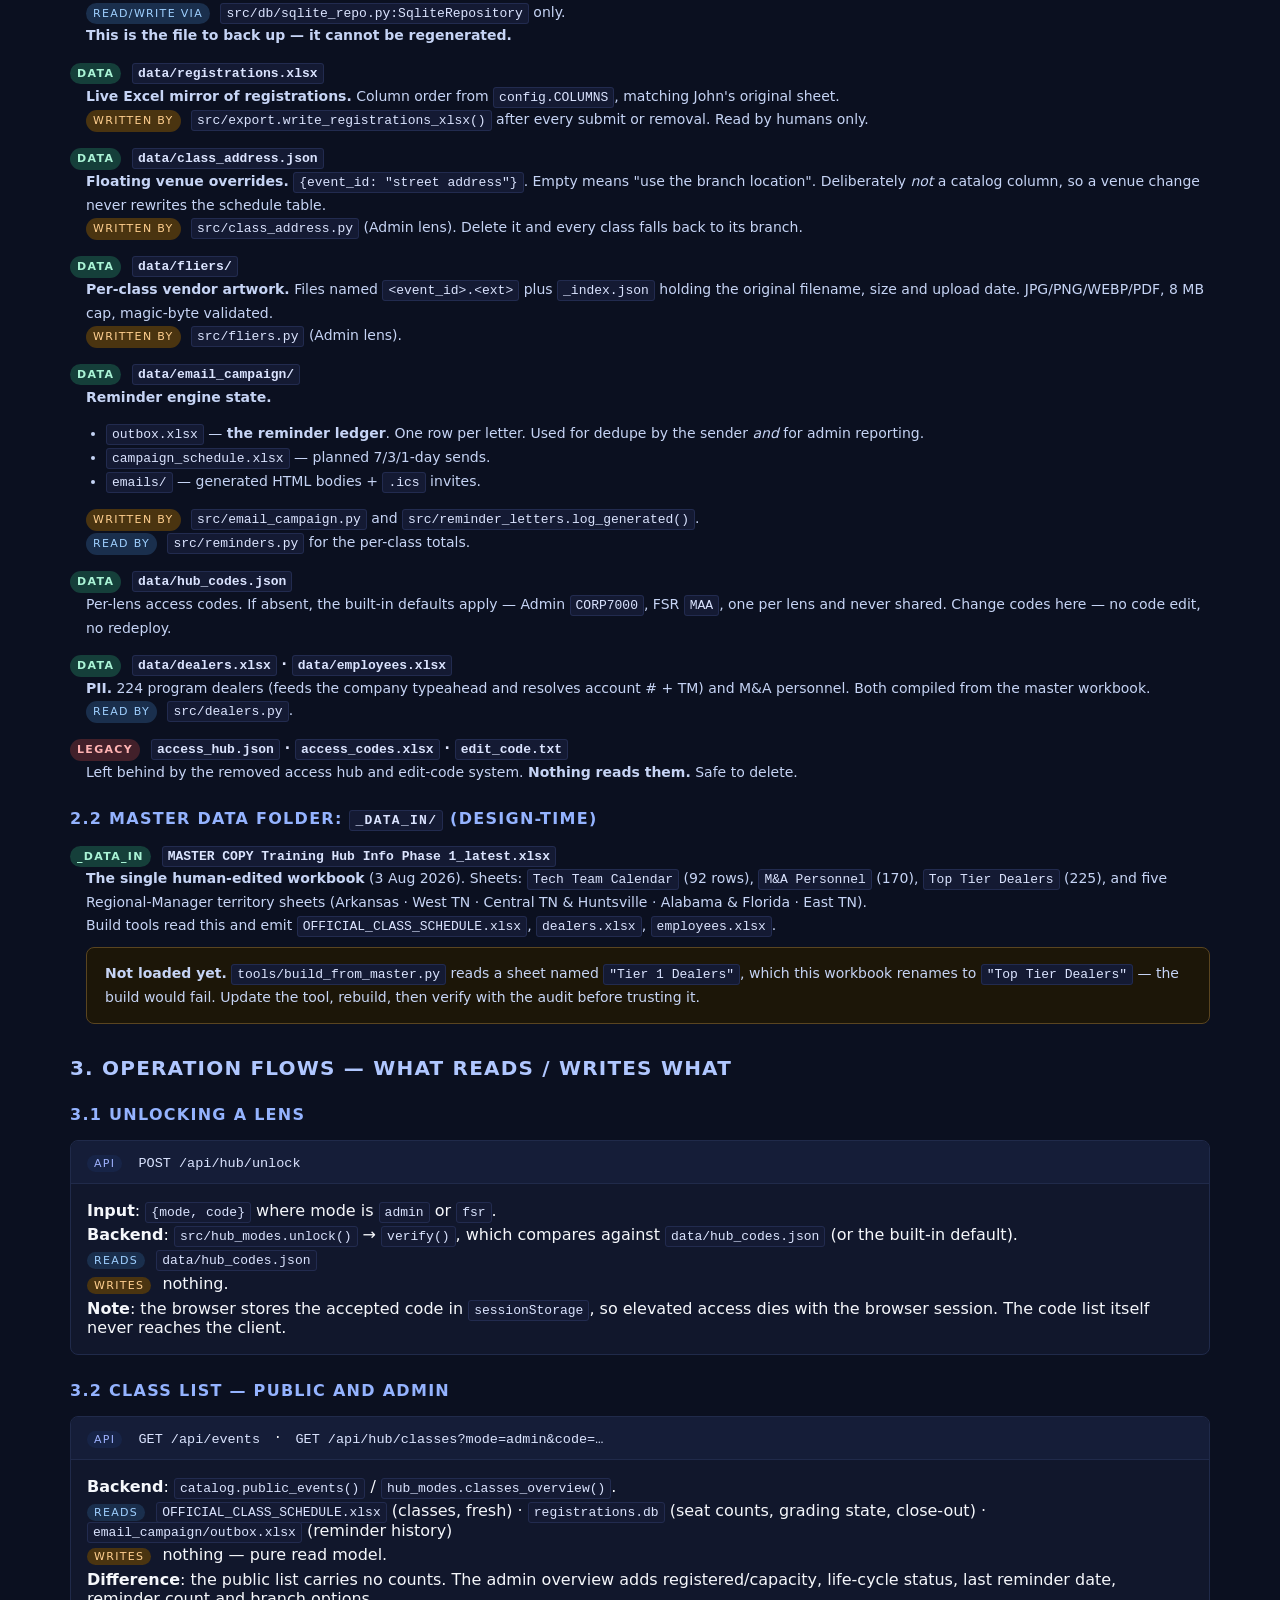
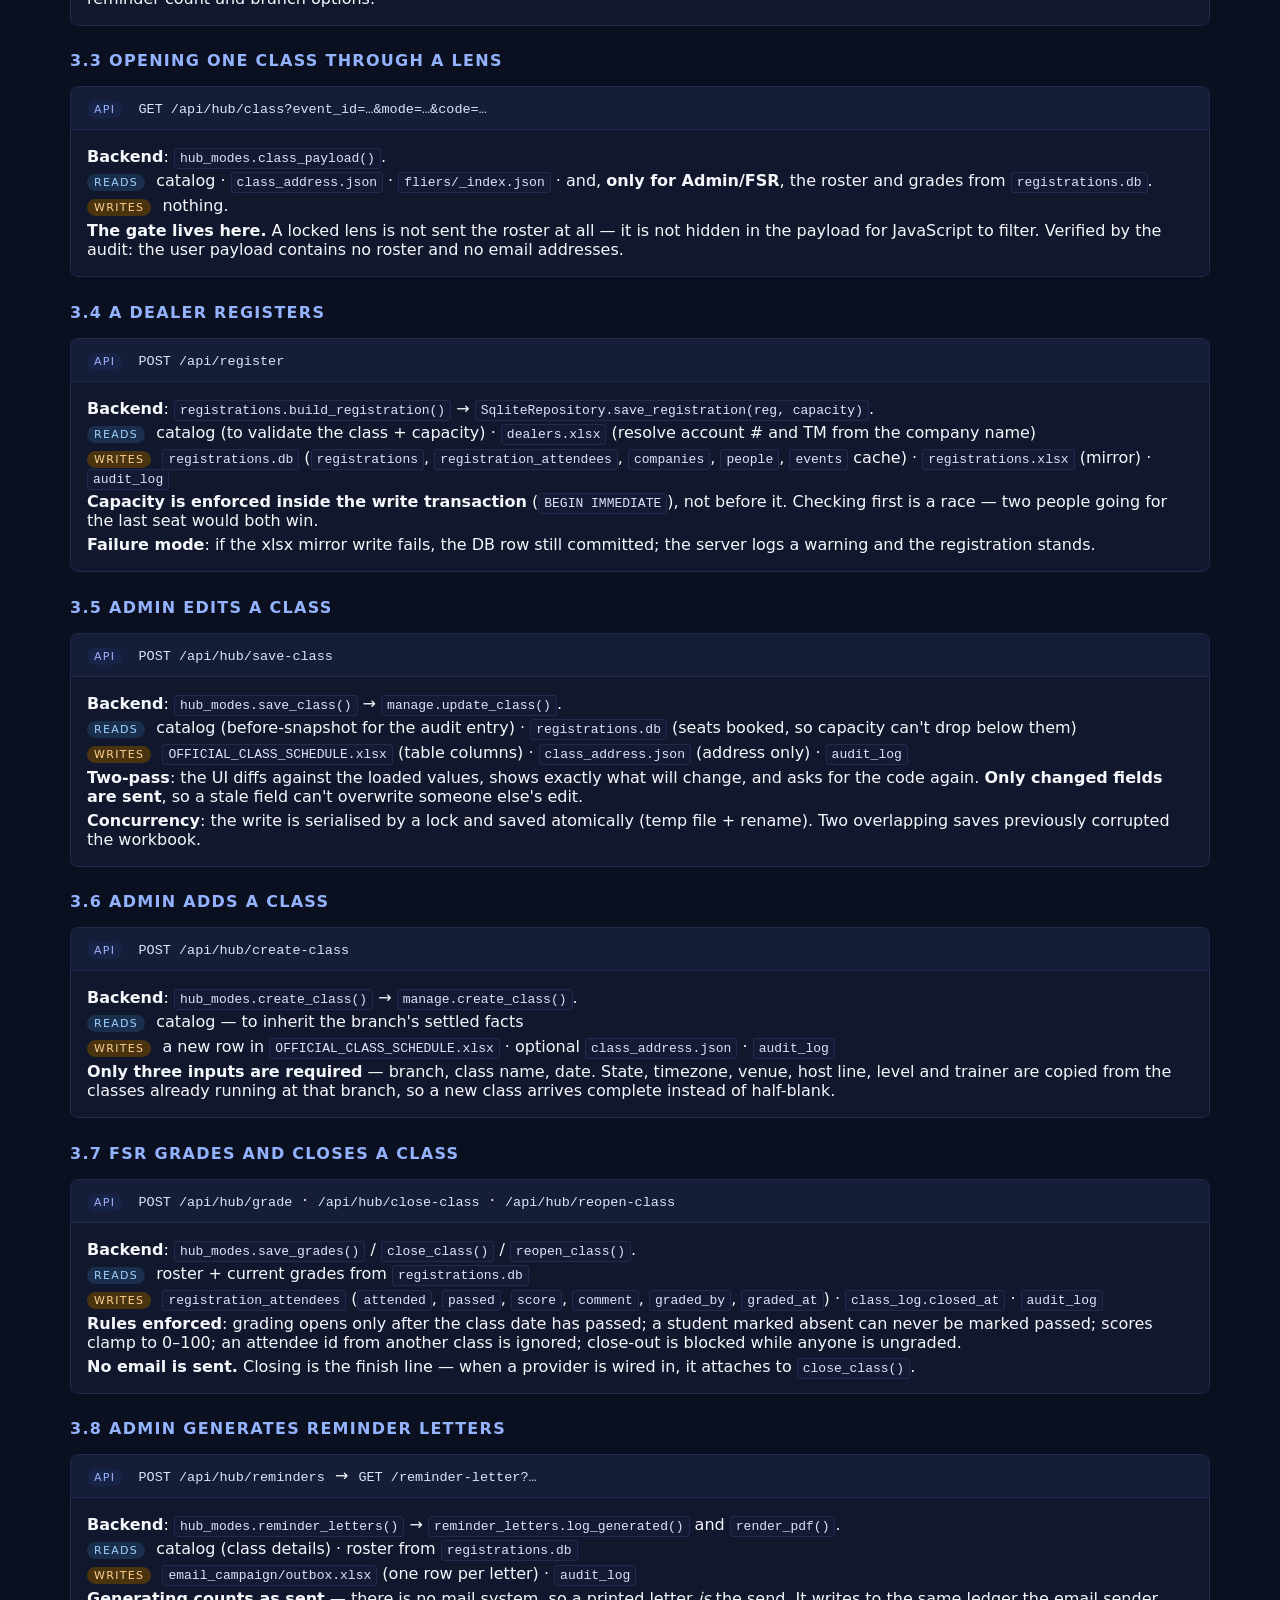
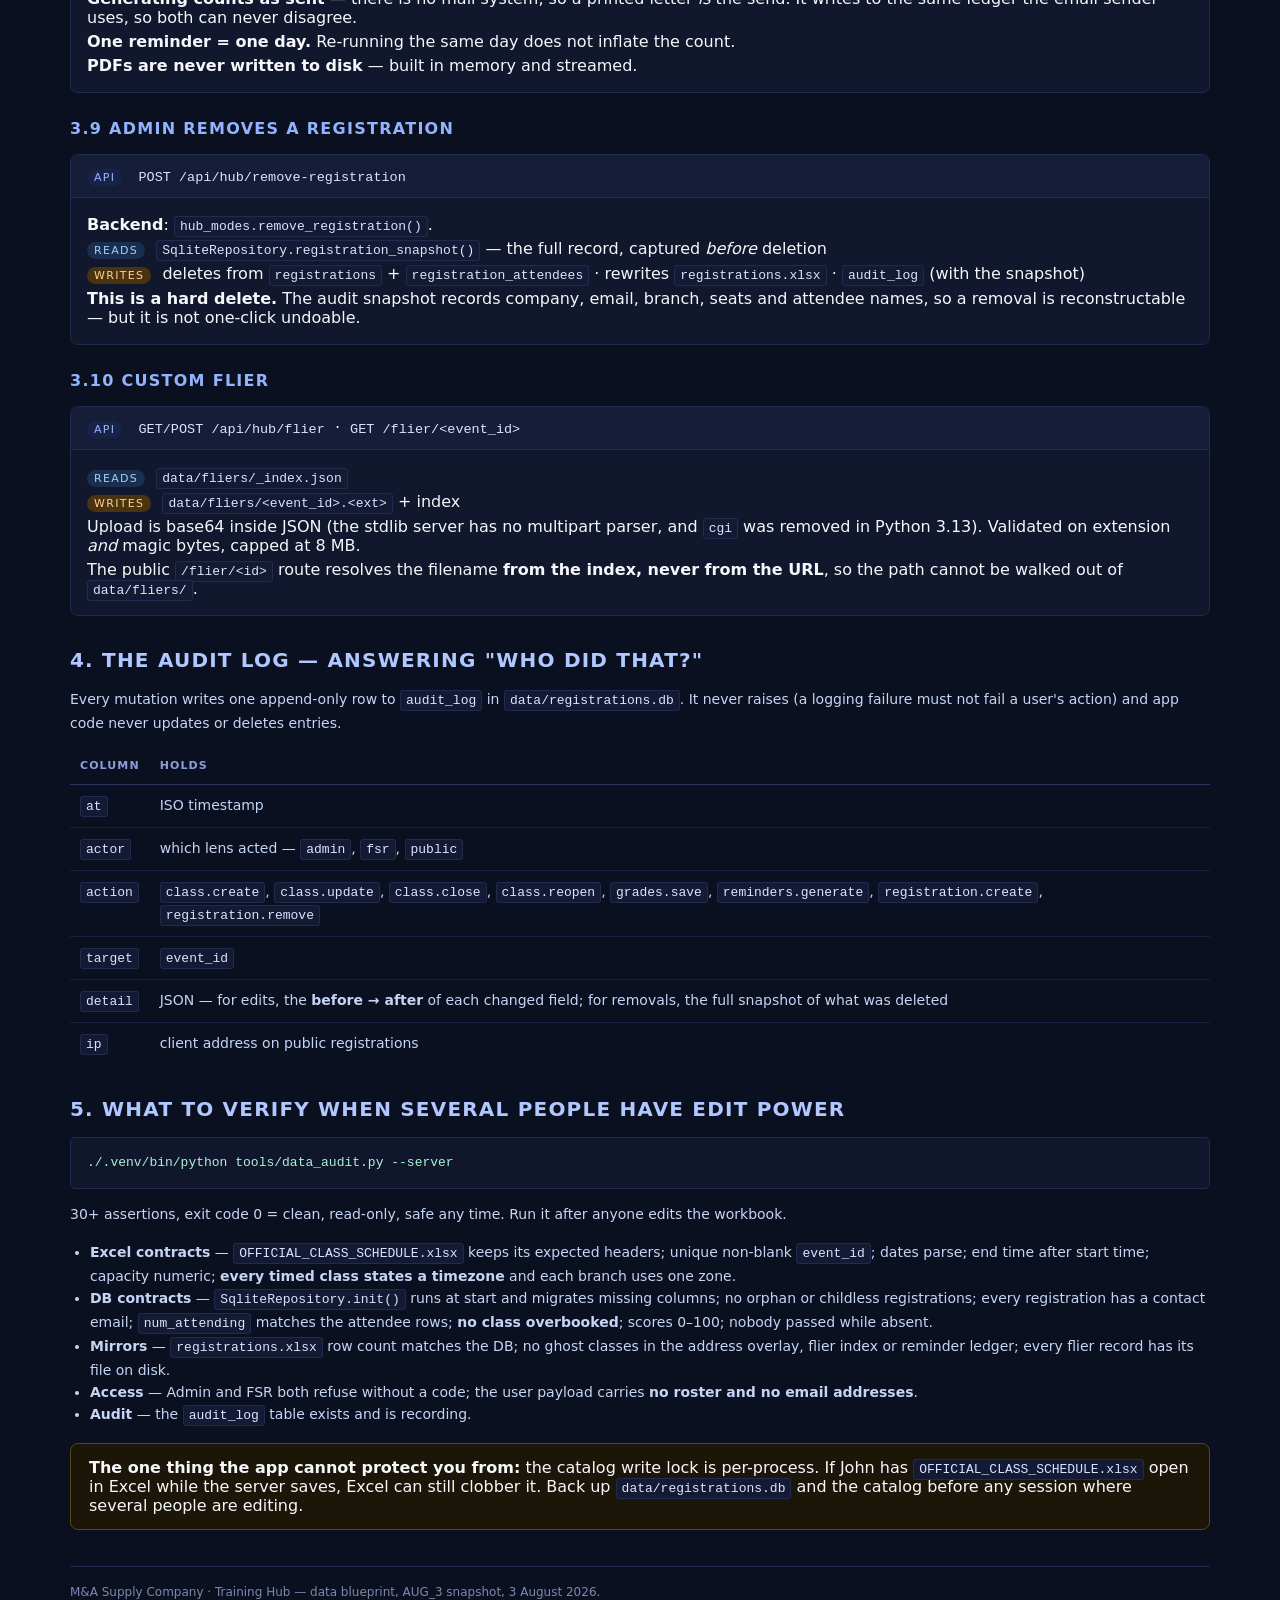
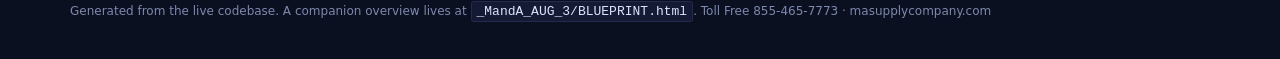
<file: docs/hub_data_blueprint.html>
<!DOCTYPE html>
<html lang="en">
<head>
<meta charset="UTF-8" />
<meta name="viewport" content="width=device-width, initial-scale=1" />
<title>M&amp;A Training Hub – Data Blueprint (Admin View)</title>
<style>
  body{font-family:system-ui,-apple-system,BlinkMacSystemFont,"Segoe UI",sans-serif;
       margin:0;padding:24px 40px;background:#0b1020;color:#f5f7fb}
  .wrap{max-width:1140px;margin:0 auto}
  h1,h2,h3{color:#f5f7fb;margin-top:1.6em}
  h1{font-size:26px;letter-spacing:.04em;text-transform:uppercase;margin-top:0}
  h2{font-size:20px;letter-spacing:.06em;text-transform:uppercase;color:#b0c7ff}
  h3{font-size:16px;letter-spacing:.08em;text-transform:uppercase;color:#94b3ff}
  p,li,dt,dd,td,th{font-size:14px;line-height:1.6;color:#c6d4f5}
  code{font-family:ui-monospace,SFMono-Regular,Menlo,Monaco,Consolas,"Liberation Mono","Courier New",monospace;
       font-size:13px;background:#141a33;padding:2px 5px;border-radius:3px;color:#dbe4ff;
       border:1px solid #222b4f;white-space:nowrap}
  pre{background:#10162b;border:1px solid #222b4f;padding:14px 16px;border-radius:5px;
      overflow:auto;font-size:13px;line-height:1.65;color:#c6d4f5}
  pre b{color:#9fb3ff;font-weight:600}
  pre i{color:#a9f3d5;font-style:normal}
  pre u{color:#f3c5ff;text-decoration:none}
  pre s{color:#7c88ad;text-decoration:none}
  section{margin-bottom:28px}
  .tag{display:inline-block;padding:2px 7px;border-radius:999px;font-size:11px;
       letter-spacing:.12em;text-transform:uppercase;margin-right:6px;white-space:nowrap}
  .tag-api{background:#172447;color:#9fb3ff}
  .tag-data{background:#153f3a;color:#a9f3d5}
  .tag-file{background:#3a273e;color:#f3c5ff}
  .tag-gone{background:#42202a;color:#ffb3b3}
  .tag-read{background:#1a2f4d;color:#9fd0ff}
  .tag-write{background:#4a3410;color:#ffcf8f}
  dl{margin:0}
  dt{font-weight:600;margin-top:14px;color:#e0e7ff}
  dd{margin:0 0 4px 16px}
  .box{border:1px solid #202a4a;border-radius:8px;padding:14px 18px;background:#11172c;margin:14px 0}
  .box.warn{border-color:#5a4520;background:#1c1608}
  .box.stop{border-color:#5a2530;background:#1c0d10}
  .eyebrow{font-size:11px;letter-spacing:.18em;text-transform:uppercase;color:#8c9ed8;margin-bottom:6px}
  ul{padding-left:20px}
  hr{border:0;border-top:1px solid #222b4f;margin:24px 0}
  table{width:100%;border-collapse:collapse;margin-top:12px}
  th{text-align:left;font-size:11px;letter-spacing:.1em;text-transform:uppercase;color:#8c9ed8;
     padding:9px 10px;border-bottom:1px solid #2b3560}
  td{padding:9px 10px;border-bottom:1px solid #1a2140;vertical-align:top}
  tr:last-child td{border-bottom:0}
  .op{border:1px solid #202a4a;border-radius:8px;background:#11172c;margin:14px 0;overflow:hidden}
  .op-h{padding:11px 16px;background:#151d38;border-bottom:1px solid #202a4a}
  .op-h code{background:transparent;border:0;font-size:13.5px;color:#dbe4ff}
  .op-b{padding:12px 16px}
  .op-b div{margin:5px 0}
  .footer{color:#7c88ad;font-size:12px;border-top:1px solid #222b4f;padding-top:16px;margin-top:36px}
  @media print{body{background:#fff;color:#111;padding:0}
    h1,h2,h3,p,li,dt,dd,td,th{color:#111}
    pre,.box,.op,code{background:#f5f7fb;color:#111;border-color:#ccd}
    @page{margin:14mm}}
</style>
</head>
<body>
<div class="wrap">

<h1>Training Hub – Data Blueprint (Admin View)</h1>
<p class="eyebrow">M&amp;A Supply · Internal data map · AUG_3 snapshot · 3 August 2026</p>
<p>How the Training Hub stores and uses data, from an <strong>Admin / back-office perspective</strong>:
   which files matter, what each operation <em>reads</em> and <em>writes</em>, and how a request
   flows through the system.</p>

<div class="box stop">
  <strong>Read this first — the architecture changed.</strong>
  Earlier drafts of this document described four separate screens (Admin Hub, Dealers Hub,
  Edits &amp; Updates hub, public page). Those were <strong>consolidated into the class page and deleted</strong>.
  If a document mentions <code>/admin</code>, <code>/manage</code>, <code>/dealers</code>,
  <code>/api/admin-hub/*</code>, <code>/api/manage/*</code>, <code>src/access.py</code> or
  <code>access_hub.json</code> as live, it is out of date — those all return
  <span class="tag tag-gone">404</span> or no longer exist.
</div>

<hr />

<section>
  <h2>1. High-level architecture (admin mental model)</h2>
<pre>
[ Browser ]
    static/index.html + static/app.js
    ONE page per class: <b>/?event=&lt;id&gt;</b>
    Three lenses on that page — <b>User</b> (open) · <b>Admin</b> (code) · <b>FSR</b> (code)

        │  HTTP
        ▼
[ Python HTTP server ]
    server.py  →  src/routes.py:Handler

        │  calls internal modules
        ├─ <b>src/hub_modes.py</b>       the three lenses + every gated action
        ├─ <b>src/catalog.py</b>         class catalog, read-only, from Excel
        ├─ <b>src/manage.py</b>          THE ONLY WRITER to the catalog (locked + atomic)
        ├─ <b>src/registrations.py</b>   validates a public signup
        ├─ <b>src/db/sqlite_repo.py</b>  the only module that imports sqlite3
        ├─ <b>src/audit.py</b>           append-only "who changed what"
        ├─ <b>src/reminders.py</b>       reminder history from the campaign ledger
        └─ <b>src/reminder_letters.py</b> per-student PDF letters

        │  reads / writes
        ▼
[ Data layer on disk ]
    <i>data/OFFICIAL_CLASS_SCHEDULE.xlsx</i>   classes + branches
    <i>data/registrations.db</i>               main training DB (+ audit_log)
    <i>data/registrations.xlsx</i>             live Excel mirror of the DB
    <i>data/class_address.json</i>             floating venue overrides
    <i>data/fliers/</i>                        one uploaded flier per class
    <i>data/email_campaign/outbox.xlsx</i>     reminder ledger
    <i>data/dealers.xlsx</i>                   program dealers (typeahead)
    <i>data/employees.xlsx</i>                 M&amp;A personnel

  (design-time)
    <u>_data_in/MASTER COPY ... _latest.xlsx</u>   single human-edited master
    <u>tools/build_from_master.py</u>             compiles master → data/*.xlsx
</pre>
  <p>The browser never talks to a database. Every request goes through typed Python modules that
     enforce structure and contracts — Excel headers, SQLite table shapes, and the access gate.</p>
</section>

<section>
  <h2>2. Data dictionary – key folders &amp; files</h2>

  <h3>2.1 Core data folder: <code>data/</code></h3>
  <dl>
    <dt><span class="tag tag-data">data</span> <code>data/OFFICIAL_CLASS_SCHEDULE.xlsx</code></dt>
    <dd><strong>Source of truth for classes.</strong> 73 classes.
      <ul>
        <li><code>events</code> — one row per class. 19 columns: <code>event_id</code>, <code>topic</code>,
            <code>region</code>, <code>branch</code>, <code>state</code>, <code>event_date</code>,
            <code>start_time</code>/<code>end_time</code>, <code>timezone</code>, <code>capacity</code>,
            <code>trainer</code>, <code>alt_trainer</code>, <code>track</code>, <code>event_location</code>,
            <code>host_label</code>, <code>notes</code>, <code>active</code>, <code>weekday</code>, <code>status</code>.</li>
        <li><code>branches</code> — branch names mapped to territory manager; feeds branch dropdowns.</li>
      </ul>
      <span class="tag tag-read">Read by</span> <code>src/catalog.py</code>, <code>src/manage.py</code>,
      <code>src/qr_pack.py</code>, <code>src/email_campaign.py</code> — re-read on <em>every</em> request, never cached.<br />
      <span class="tag tag-write">Written by</span> <code>src/manage.py</code> only, under a lock, saved atomically.
    </dd>

    <dt><span class="tag tag-data">data</span> <code>data/registrations.db</code></dt>
    <dd><strong>Primary training database (SQLite).</strong> Tables:
      <code>events</code> (cache), <code>companies</code>, <code>people</code>, <code>registrations</code>,
      <code>registration_attendees</code> (grading columns), <code>class_log</code> (close-out),
      <strong><code>audit_log</code></strong> (who changed what).<br />
      <span class="tag tag-read">Read/write via</span> <code>src/db/sqlite_repo.py:SqliteRepository</code> only.<br />
      <strong>This is the file to back up — it cannot be regenerated.</strong>
    </dd>

    <dt><span class="tag tag-data">data</span> <code>data/registrations.xlsx</code></dt>
    <dd><strong>Live Excel mirror of registrations.</strong> Column order from <code>config.COLUMNS</code>,
      matching John's original sheet.<br />
      <span class="tag tag-write">Written by</span> <code>src/export.write_registrations_xlsx()</code>
      after every submit or removal. Read by humans only.
    </dd>

    <dt><span class="tag tag-data">data</span> <code>data/class_address.json</code></dt>
    <dd><strong>Floating venue overrides.</strong> <code>{event_id: "street address"}</code>.
      Empty means "use the branch location". Deliberately <em>not</em> a catalog column, so a venue
      change never rewrites the schedule table.<br />
      <span class="tag tag-write">Written by</span> <code>src/class_address.py</code> (Admin lens).
      Delete it and every class falls back to its branch.
    </dd>

    <dt><span class="tag tag-data">data</span> <code>data/fliers/</code></dt>
    <dd><strong>Per-class vendor artwork.</strong> Files named <code>&lt;event_id&gt;.&lt;ext&gt;</code>
      plus <code>_index.json</code> holding the original filename, size and upload date.
      JPG/PNG/WEBP/PDF, 8 MB cap, magic-byte validated.<br />
      <span class="tag tag-write">Written by</span> <code>src/fliers.py</code> (Admin lens).
    </dd>

    <dt><span class="tag tag-data">data</span> <code>data/email_campaign/</code></dt>
    <dd><strong>Reminder engine state.</strong>
      <ul>
        <li><code>outbox.xlsx</code> — <strong>the reminder ledger</strong>. One row per letter.
            Used for dedupe by the sender <em>and</em> for admin reporting.</li>
        <li><code>campaign_schedule.xlsx</code> — planned 7/3/1-day sends.</li>
        <li><code>emails/</code> — generated HTML bodies + <code>.ics</code> invites.</li>
      </ul>
      <span class="tag tag-write">Written by</span> <code>src/email_campaign.py</code> and
      <code>src/reminder_letters.log_generated()</code>.<br />
      <span class="tag tag-read">Read by</span> <code>src/reminders.py</code> for the per-class totals.
    </dd>

    <dt><span class="tag tag-data">data</span> <code>data/hub_codes.json</code></dt>
    <dd>Per-lens access codes. If absent, the built-in defaults apply — Admin
      <code>CORP7000</code>, FSR <code>MAA</code>, one per lens and never shared.
      Change codes here — no code edit, no redeploy.</dd>

    <dt><span class="tag tag-data">data</span> <code>data/dealers.xlsx</code> · <code>data/employees.xlsx</code></dt>
    <dd><strong>PII.</strong> 224 program dealers (feeds the company typeahead and resolves account # + TM)
      and M&amp;A personnel. Both compiled from the master workbook.<br />
      <span class="tag tag-read">Read by</span> <code>src/dealers.py</code>.
    </dd>

    <dt><span class="tag tag-gone">legacy</span> <code>access_hub.json</code> · <code>access_codes.xlsx</code> · <code>edit_code.txt</code></dt>
    <dd>Left behind by the removed access hub and edit-code system. <strong>Nothing reads them.</strong>
      Safe to delete.</dd>
  </dl>

  <h3>2.2 Master data folder: <code>_data_in/</code> (design-time)</h3>
  <dl>
    <dt><span class="tag tag-data">_data_in</span> <code>MASTER COPY  Training Hub Info Phase 1_latest.xlsx</code></dt>
    <dd><strong>The single human-edited workbook</strong> (3 Aug 2026). Sheets:
      <code>Tech Team Calendar</code> (92 rows), <code>M&amp;A Personnel</code> (170),
      <code>Top Tier Dealers</code> (225), and five Regional-Manager territory sheets
      (Arkansas · West TN · Central TN &amp; Huntsville · Alabama &amp; Florida · East TN).<br />
      Build tools read this and emit <code>OFFICIAL_CLASS_SCHEDULE.xlsx</code>,
      <code>dealers.xlsx</code>, <code>employees.xlsx</code>.
      <div class="box warn" style="margin-top:10px">
        <strong>Not loaded yet.</strong> <code>tools/build_from_master.py</code> reads a sheet named
        <code>"Tier 1 Dealers"</code>, which this workbook renames to <code>"Top Tier Dealers"</code> —
        the build would fail. Update the tool, rebuild, then verify with the audit before trusting it.
      </div>
    </dd>
  </dl>
</section>

<section>
  <h2>3. Operation flows — what reads / writes what</h2>

  <h3>3.1 Unlocking a lens</h3>
  <div class="op">
    <div class="op-h"><span class="tag tag-api">API</span> <code>POST /api/hub/unlock</code></div>
    <div class="op-b">
      <div><strong>Input</strong>: <code>{mode, code}</code> where mode is <code>admin</code> or <code>fsr</code>.</div>
      <div><strong>Backend</strong>: <code>src/hub_modes.unlock()</code> → <code>verify()</code>, which compares
        against <code>data/hub_codes.json</code> (or the built-in default).</div>
      <div><span class="tag tag-read">Reads</span> <code>data/hub_codes.json</code></div>
      <div><span class="tag tag-write">Writes</span> nothing.</div>
      <div><strong>Note</strong>: the browser stores the accepted code in <code>sessionStorage</code>,
        so elevated access dies with the browser session. The code list itself never reaches the client.</div>
    </div>
  </div>

  <h3>3.2 Class list — public and admin</h3>
  <div class="op">
    <div class="op-h"><span class="tag tag-api">API</span> <code>GET /api/events</code> &nbsp;·&nbsp;
      <code>GET /api/hub/classes?mode=admin&amp;code=…</code></div>
    <div class="op-b">
      <div><strong>Backend</strong>: <code>catalog.public_events()</code> /
        <code>hub_modes.classes_overview()</code>.</div>
      <div><span class="tag tag-read">Reads</span>
        <code>OFFICIAL_CLASS_SCHEDULE.xlsx</code> (classes, fresh) ·
        <code>registrations.db</code> (seat counts, grading state, close-out) ·
        <code>email_campaign/outbox.xlsx</code> (reminder history)</div>
      <div><span class="tag tag-write">Writes</span> nothing — pure read model.</div>
      <div><strong>Difference</strong>: the public list carries no counts. The admin overview adds
        registered/capacity, life-cycle status, last reminder date, reminder count and branch options.</div>
    </div>
  </div>

  <h3>3.3 Opening one class through a lens</h3>
  <div class="op">
    <div class="op-h"><span class="tag tag-api">API</span> <code>GET /api/hub/class?event_id=…&amp;mode=…&amp;code=…</code></div>
    <div class="op-b">
      <div><strong>Backend</strong>: <code>hub_modes.class_payload()</code>.</div>
      <div><span class="tag tag-read">Reads</span> catalog · <code>class_address.json</code> ·
        <code>fliers/_index.json</code> · and, <strong>only for Admin/FSR</strong>,
        the roster and grades from <code>registrations.db</code>.</div>
      <div><span class="tag tag-write">Writes</span> nothing.</div>
      <div><strong>The gate lives here.</strong> A locked lens is not sent the roster at all — it is not
        hidden in the payload for JavaScript to filter. Verified by the audit:
        the user payload contains no roster and no email addresses.</div>
    </div>
  </div>

  <h3>3.4 A dealer registers</h3>
  <div class="op">
    <div class="op-h"><span class="tag tag-api">API</span> <code>POST /api/register</code></div>
    <div class="op-b">
      <div><strong>Backend</strong>: <code>registrations.build_registration()</code> →
        <code>SqliteRepository.save_registration(reg, capacity)</code>.</div>
      <div><span class="tag tag-read">Reads</span> catalog (to validate the class + capacity) ·
        <code>dealers.xlsx</code> (resolve account # and TM from the company name)</div>
      <div><span class="tag tag-write">Writes</span>
        <code>registrations.db</code> (<code>registrations</code>, <code>registration_attendees</code>,
        <code>companies</code>, <code>people</code>, <code>events</code> cache) ·
        <code>registrations.xlsx</code> (mirror) · <code>audit_log</code></div>
      <div><strong>Capacity is enforced inside the write transaction</strong> (<code>BEGIN IMMEDIATE</code>),
        not before it. Checking first is a race — two people going for the last seat would both win.</div>
      <div><strong>Failure mode</strong>: if the xlsx mirror write fails, the DB row still committed;
        the server logs a warning and the registration stands.</div>
    </div>
  </div>

  <h3>3.5 Admin edits a class</h3>
  <div class="op">
    <div class="op-h"><span class="tag tag-api">API</span> <code>POST /api/hub/save-class</code></div>
    <div class="op-b">
      <div><strong>Backend</strong>: <code>hub_modes.save_class()</code> → <code>manage.update_class()</code>.</div>
      <div><span class="tag tag-read">Reads</span> catalog (before-snapshot for the audit entry) ·
        <code>registrations.db</code> (seats booked, so capacity can't drop below them)</div>
      <div><span class="tag tag-write">Writes</span>
        <code>OFFICIAL_CLASS_SCHEDULE.xlsx</code> (table columns) ·
        <code>class_address.json</code> (address only) · <code>audit_log</code></div>
      <div><strong>Two-pass</strong>: the UI diffs against the loaded values, shows exactly what will change,
        and asks for the code again. <strong>Only changed fields are sent</strong>, so a stale field
        can't overwrite someone else's edit.</div>
      <div><strong>Concurrency</strong>: the write is serialised by a lock and saved atomically
        (temp file + rename). Two overlapping saves previously corrupted the workbook.</div>
    </div>
  </div>

  <h3>3.6 Admin adds a class</h3>
  <div class="op">
    <div class="op-h"><span class="tag tag-api">API</span> <code>POST /api/hub/create-class</code></div>
    <div class="op-b">
      <div><strong>Backend</strong>: <code>hub_modes.create_class()</code> → <code>manage.create_class()</code>.</div>
      <div><span class="tag tag-read">Reads</span> catalog — to inherit the branch's settled facts</div>
      <div><span class="tag tag-write">Writes</span> a new row in <code>OFFICIAL_CLASS_SCHEDULE.xlsx</code> ·
        optional <code>class_address.json</code> · <code>audit_log</code></div>
      <div><strong>Only three inputs are required</strong> — branch, class name, date. State, timezone,
        venue, host line, level and trainer are copied from the classes already running at that branch,
        so a new class arrives complete instead of half-blank.</div>
    </div>
  </div>

  <h3>3.7 FSR grades and closes a class</h3>
  <div class="op">
    <div class="op-h"><span class="tag tag-api">API</span> <code>POST /api/hub/grade</code> ·
      <code>/api/hub/close-class</code> · <code>/api/hub/reopen-class</code></div>
    <div class="op-b">
      <div><strong>Backend</strong>: <code>hub_modes.save_grades()</code> / <code>close_class()</code> /
        <code>reopen_class()</code>.</div>
      <div><span class="tag tag-read">Reads</span> roster + current grades from <code>registrations.db</code></div>
      <div><span class="tag tag-write">Writes</span>
        <code>registration_attendees</code> (<code>attended</code>, <code>passed</code>, <code>score</code>,
        <code>comment</code>, <code>graded_by</code>, <code>graded_at</code>) ·
        <code>class_log.closed_at</code> · <code>audit_log</code></div>
      <div><strong>Rules enforced</strong>: grading opens only after the class date has passed;
        a student marked absent can never be marked passed; scores clamp to 0–100;
        an attendee id from another class is ignored; close-out is blocked while anyone is ungraded.</div>
      <div><strong>No email is sent.</strong> Closing is the finish line — when a provider is wired in,
        it attaches to <code>close_class()</code>.</div>
    </div>
  </div>

  <h3>3.8 Admin generates reminder letters</h3>
  <div class="op">
    <div class="op-h"><span class="tag tag-api">API</span> <code>POST /api/hub/reminders</code> →
      <code>GET /reminder-letter?…</code></div>
    <div class="op-b">
      <div><strong>Backend</strong>: <code>hub_modes.reminder_letters()</code> →
        <code>reminder_letters.log_generated()</code> and <code>render_pdf()</code>.</div>
      <div><span class="tag tag-read">Reads</span> catalog (class details) · roster from
        <code>registrations.db</code></div>
      <div><span class="tag tag-write">Writes</span>
        <code>email_campaign/outbox.xlsx</code> (one row per letter) · <code>audit_log</code></div>
      <div><strong>Generating counts as sent</strong> — there is no mail system, so a printed letter
        <em>is</em> the send. It writes to the same ledger the email sender uses, so both can never disagree.</div>
      <div><strong>One reminder = one day.</strong> Re-running the same day does not inflate the count.</div>
      <div><strong>PDFs are never written to disk</strong> — built in memory and streamed.</div>
    </div>
  </div>

  <h3>3.9 Admin removes a registration</h3>
  <div class="op">
    <div class="op-h"><span class="tag tag-api">API</span> <code>POST /api/hub/remove-registration</code></div>
    <div class="op-b">
      <div><strong>Backend</strong>: <code>hub_modes.remove_registration()</code>.</div>
      <div><span class="tag tag-read">Reads</span> <code>SqliteRepository.registration_snapshot()</code> —
        the full record, captured <em>before</em> deletion</div>
      <div><span class="tag tag-write">Writes</span> deletes from <code>registrations</code> +
        <code>registration_attendees</code> · rewrites <code>registrations.xlsx</code> ·
        <code>audit_log</code> (with the snapshot)</div>
      <div><strong>This is a hard delete.</strong> The audit snapshot records company, email, branch,
        seats and attendee names, so a removal is reconstructable — but it is not one-click undoable.</div>
    </div>
  </div>

  <h3>3.10 Custom flier</h3>
  <div class="op">
    <div class="op-h"><span class="tag tag-api">API</span> <code>GET/POST /api/hub/flier</code> ·
      <code>GET /flier/&lt;event_id&gt;</code></div>
    <div class="op-b">
      <div><span class="tag tag-read">Reads</span> <code>data/fliers/_index.json</code></div>
      <div><span class="tag tag-write">Writes</span> <code>data/fliers/&lt;event_id&gt;.&lt;ext&gt;</code> + index</div>
      <div>Upload is base64 inside JSON (the stdlib server has no multipart parser, and <code>cgi</code>
        was removed in Python 3.13). Validated on extension <em>and</em> magic bytes, capped at 8 MB.</div>
      <div>The public <code>/flier/&lt;id&gt;</code> route resolves the filename <strong>from the index,
        never from the URL</strong>, so the path cannot be walked out of <code>data/fliers/</code>.</div>
    </div>
  </div>
</section>

<section>
  <h2>4. The audit log — answering "who did that?"</h2>
  <p>Every mutation writes one append-only row to <code>audit_log</code> in
     <code>data/registrations.db</code>. It never raises (a logging failure must not fail a user's action)
     and app code never updates or deletes entries.</p>
  <table>
    <thead><tr><th>Column</th><th>Holds</th></tr></thead>
    <tbody>
      <tr><td><code>at</code></td><td>ISO timestamp</td></tr>
      <tr><td><code>actor</code></td><td>which lens acted — <code>admin</code>, <code>fsr</code>, <code>public</code></td></tr>
      <tr><td><code>action</code></td><td><code>class.create</code>, <code>class.update</code>, <code>class.close</code>,
        <code>class.reopen</code>, <code>grades.save</code>, <code>reminders.generate</code>,
        <code>registration.create</code>, <code>registration.remove</code></td></tr>
      <tr><td><code>target</code></td><td><code>event_id</code></td></tr>
      <tr><td><code>detail</code></td><td>JSON — for edits, the <strong>before → after</strong> of each changed field;
        for removals, the full snapshot of what was deleted</td></tr>
      <tr><td><code>ip</code></td><td>client address on public registrations</td></tr>
    </tbody>
  </table>
</section>

<section>
  <h2>5. What to verify when several people have edit power</h2>
  <pre><i>./.venv/bin/python tools/data_audit.py --server</i></pre>
  <p>30+ assertions, exit code 0 = clean, read-only, safe any time. Run it after anyone edits the workbook.</p>
  <ul>
    <li><strong>Excel contracts</strong> — <code>OFFICIAL_CLASS_SCHEDULE.xlsx</code> keeps its expected
      headers; unique non-blank <code>event_id</code>; dates parse; end time after start time;
      capacity numeric; <strong>every timed class states a timezone</strong> and each branch uses one zone.</li>
    <li><strong>DB contracts</strong> — <code>SqliteRepository.init()</code> runs at start and migrates
      missing columns; no orphan or childless registrations; every registration has a contact email;
      <code>num_attending</code> matches the attendee rows; <strong>no class overbooked</strong>;
      scores 0–100; nobody passed while absent.</li>
    <li><strong>Mirrors</strong> — <code>registrations.xlsx</code> row count matches the DB;
      no ghost classes in the address overlay, flier index or reminder ledger;
      every flier record has its file on disk.</li>
    <li><strong>Access</strong> — Admin and FSR both refuse without a code;
      the user payload carries <strong>no roster and no email addresses</strong>.</li>
    <li><strong>Audit</strong> — the <code>audit_log</code> table exists and is recording.</li>
  </ul>

  <div class="box warn">
    <strong>The one thing the app cannot protect you from:</strong> the catalog write lock is
    per-process. If John has <code>OFFICIAL_CLASS_SCHEDULE.xlsx</code> open in Excel while the server
    saves, Excel can still clobber it. Back up <code>data/registrations.db</code> and the catalog
    before any session where several people are editing.
  </div>
</section>

<p class="footer">
  M&amp;A Supply Company · Training Hub — data blueprint, AUG_3 snapshot, 3 August 2026.<br />
  Generated from the live codebase. A companion overview lives at
  <code>_MandA_AUG_3/BLUEPRINT.html</code>. Toll Free 855-465-7773 · masupplycompany.com
</p>

</div>
</body>
</html>
</file>
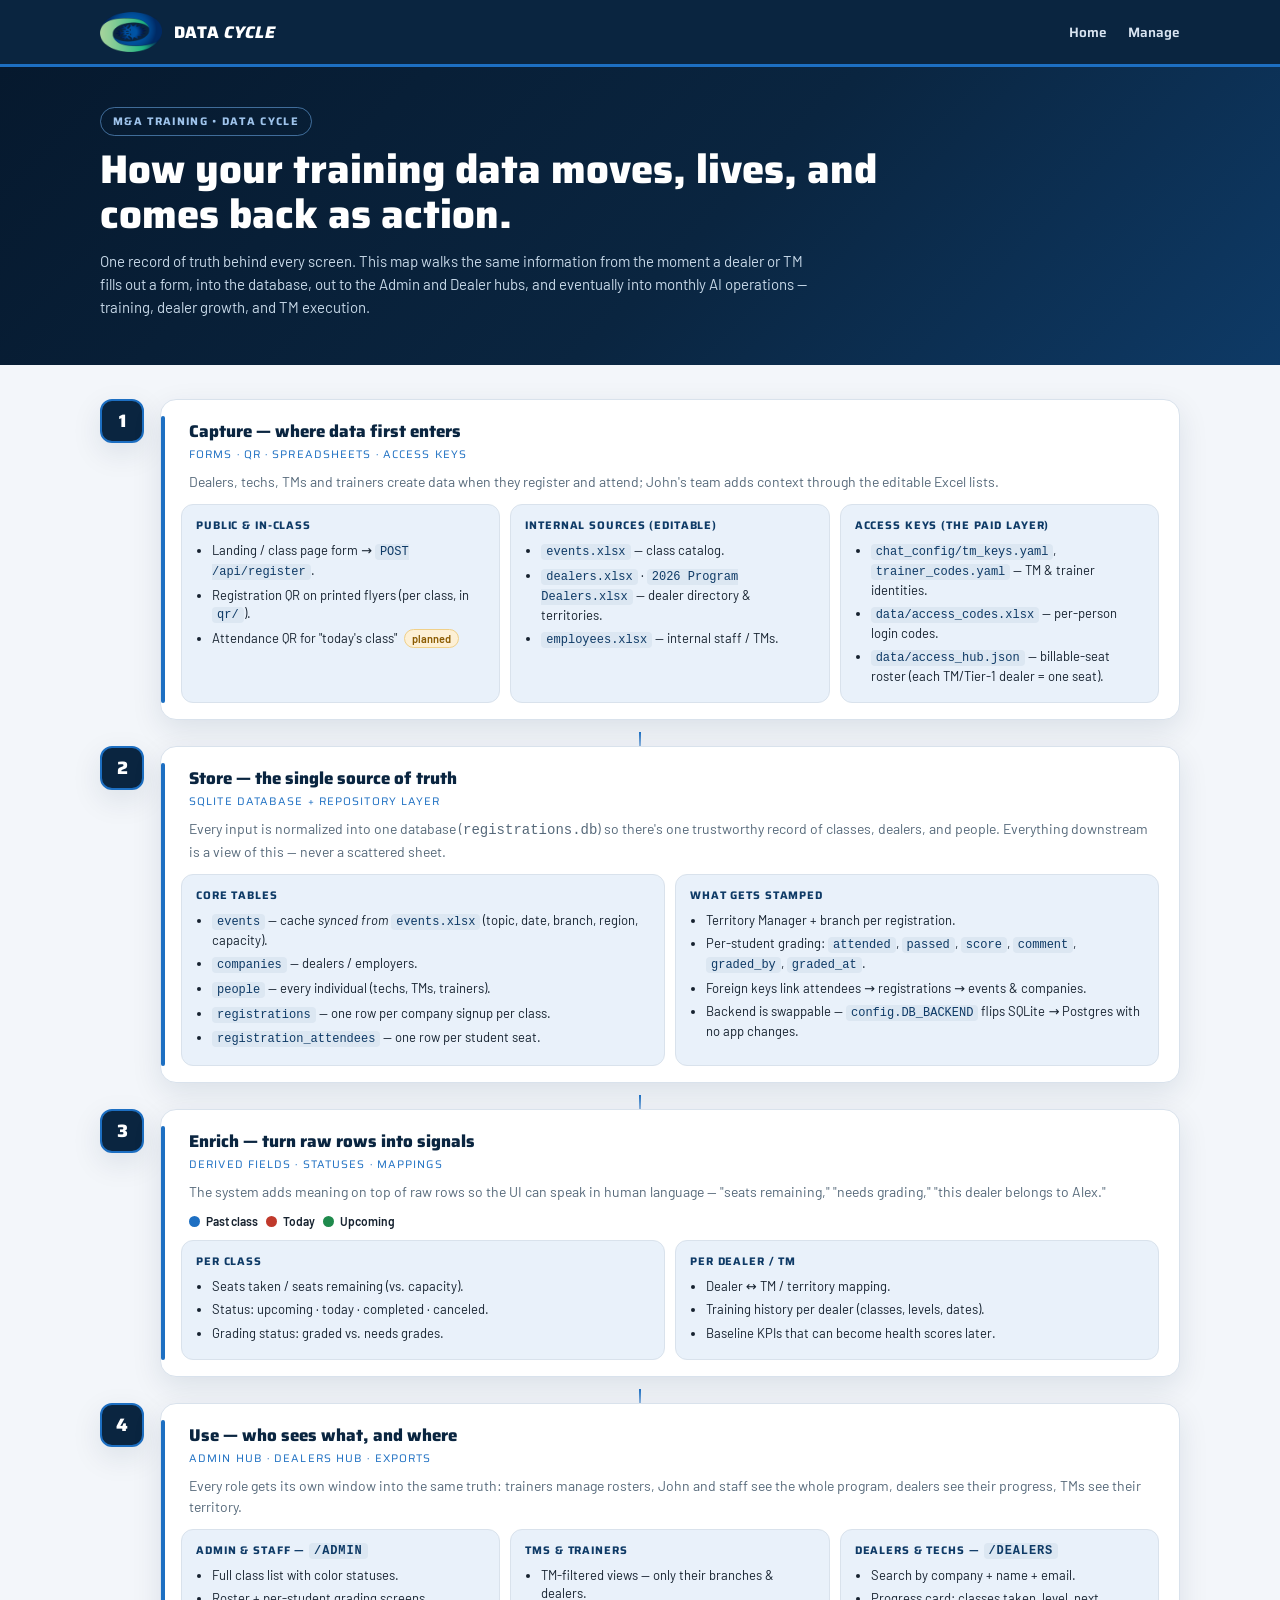
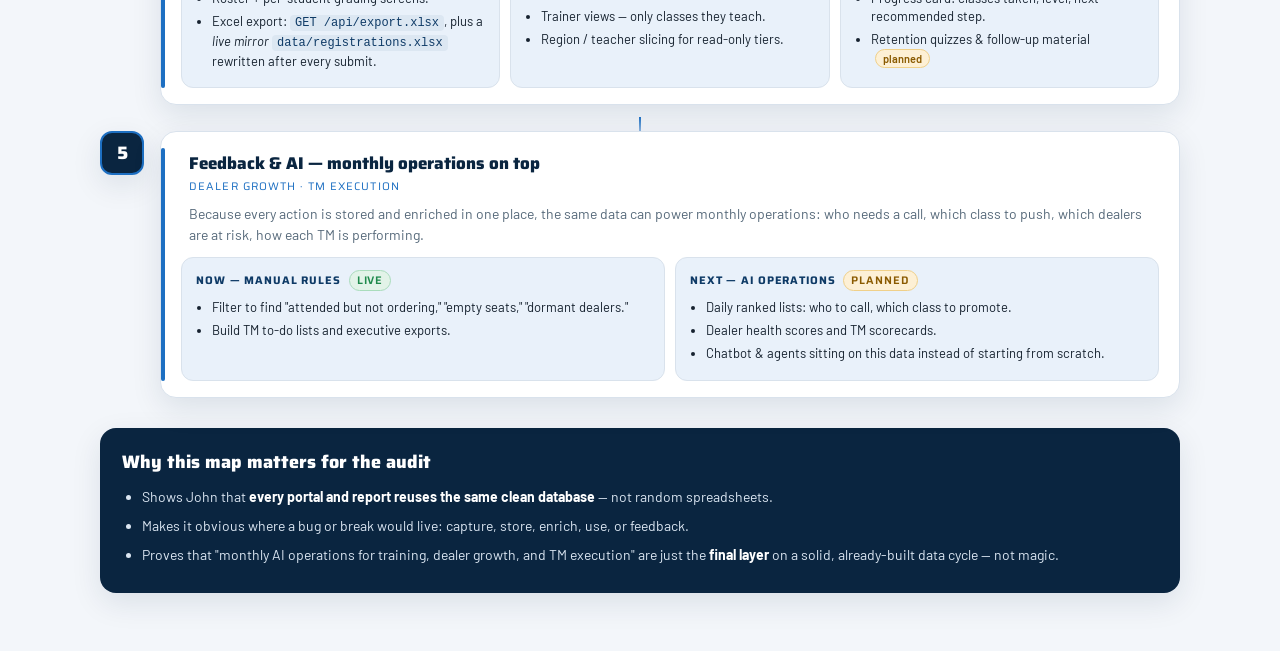
<file: static/data_cycle.html>
<!DOCTYPE html>
<html lang="en">
<head>
  <meta charset="UTF-8" />
  <title>M&amp;A Training — Data Cycle Map</title>
  <meta name="viewport" content="width=device-width, initial-scale=1" />
  <meta name="color-scheme" content="only light" />
  <link rel="preconnect" href="https://fonts.googleapis.com" />
  <link rel="preconnect" href="https://fonts.gstatic.com" crossorigin />
  <link href="https://fonts.googleapis.com/css2?family=Saira:wght@600;700;800&family=Barlow:wght@400;500;600;700&display=swap" rel="stylesheet" />
  <style>
    :root{
      --navy:#0a2540; --navy-2:#0e3a66; --navy-deep:#06192e;
      --blue:#1d6fc2; --blue-600:#155a9f; --blue-soft:#e9f1fa;
      --steel:#5b7185; --ink:#16222f; --muted:#56697a;
      --bg:#f3f6fa; --line:#d9e2ec; --white:#fff;
      --ok:#1f8a4c; --today:#c0392b; --up:#1d6fc2;
      --display:"Saira",system-ui,sans-serif; --body:"Barlow",system-ui,sans-serif;
      --shadow:0 10px 30px rgba(10,37,64,.10);
    }
    *{box-sizing:border-box}
    body{margin:0;font-family:var(--body);background:var(--bg);color:var(--ink)}
    a{color:var(--blue);text-decoration:none}
    /* header — mirrors the other hubs */
    .ma-header{background:var(--navy);color:#fff;position:sticky;top:0;z-index:50;border-bottom:3px solid var(--blue)}
    .ma-wrap{max-width:1120px;margin:0 auto;padding:0 20px}
    .ma-header-inner{display:flex;align-items:center;justify-content:space-between;height:64px}
    .ma-brand{display:flex;align-items:center;gap:12px}
    .ma-brand-title{font-family:var(--display);font-weight:800;font-size:1.05rem;letter-spacing:.04em;color:#fff}
    .ma-nav a{font-family:var(--display);font-weight:600;font-size:.85rem;color:#d7e3f0;margin-left:18px}
    .ma-nav a:hover{color:#fff}
    /* hero */
    .hero{background:linear-gradient(135deg,var(--navy-deep) 0%,var(--navy) 55%,var(--navy-2) 100%);color:#fff;padding:40px 0 46px}
    .pill{display:inline-block;padding:5px 12px;border-radius:999px;font-family:var(--display);font-size:11px;font-weight:700;letter-spacing:.12em;text-transform:uppercase;border:1px solid rgba(111,176,238,.55);color:#9fc4ec;margin-bottom:12px}
    .hero h1{font-family:var(--display);font-weight:800;font-size:clamp(1.6rem,3.6vw,2.5rem);line-height:1.12;margin:0 0 12px;max-width:820px}
    .hero p{max-width:720px;font-size:15px;line-height:1.55;color:#c7d8e8;margin:0}
    /* flow */
    .page{max-width:1120px;margin:0 auto;padding:34px 20px 70px}
    .lane-wrap{display:flex;flex-direction:column;gap:20px}
    .step{display:grid;grid-template-columns:44px minmax(0,1fr);gap:16px;align-items:flex-start}
    .step-number{width:44px;height:44px;border-radius:12px;background:var(--navy);color:#fff;display:flex;align-items:center;justify-content:center;font-family:var(--display);font-size:18px;font-weight:800;border:2px solid var(--blue);box-shadow:var(--shadow)}
    .step-card{position:relative;border-radius:16px;padding:18px 20px 16px;background:var(--white);border:1px solid var(--line);box-shadow:var(--shadow)}
    .step-card::before{content:"";position:absolute;left:0;top:16px;bottom:16px;width:4px;border-radius:4px;background:var(--blue)}
    .step-title{font-family:var(--display);font-weight:800;font-size:17px;color:var(--navy);margin:0 0 2px;padding-left:8px}
    .step-tag{font-family:var(--display);font-size:11px;text-transform:uppercase;letter-spacing:.1em;color:var(--blue);margin:0 0 8px;padding-left:8px}
    .step-lead{font-size:14px;line-height:1.5;color:var(--muted);margin:0 0 12px;padding-left:8px}
    .cols{display:grid;grid-template-columns:repeat(auto-fit,minmax(250px,1fr));gap:10px}
    .col{border-radius:12px;padding:12px 14px;background:var(--blue-soft);border:1px solid var(--line)}
    .col strong{display:block;font-family:var(--display);font-size:11px;text-transform:uppercase;letter-spacing:.08em;color:var(--navy-2);margin-bottom:7px}
    .col ul{margin:0;padding-left:16px}
    .col li{margin-bottom:5px;font-size:13px;line-height:1.4;color:var(--ink)}
    .col code{font-family:ui-monospace,SFMono-Regular,Menlo,monospace;font-size:12px;background:#dce7f2;border-radius:4px;padding:1px 5px;color:var(--navy-2)}
    .tag{display:inline-block;font-size:11px;font-weight:600;padding:1px 7px;border-radius:999px;margin-left:4px}
    .tag.plan{background:#fdf0d5;color:#8a5a00;border:1px solid #f0d089}
    .tag.live{background:#e2f3e8;color:#1f8a4c;border:1px solid #a9dcbc}
    /* connector arrow */
    .arrow{display:flex;justify-content:center;height:2px;margin:-8px 0}
    .arrow span{position:relative;width:2px;height:22px;background:linear-gradient(var(--blue),rgba(29,111,194,.15))}
    .arrow span::after{content:"";position:absolute;left:-5px;bottom:-2px;border-left:6px solid transparent;border-right:6px solid transparent;border-top:8px solid var(--blue)}
    /* status legend chips */
    .chips{display:flex;flex-wrap:wrap;gap:8px;margin-top:2px;padding-left:8px}
    .chip{display:inline-flex;align-items:center;gap:6px;font-size:12px;font-weight:600;color:var(--ink)}
    .dot{width:11px;height:11px;border-radius:50%}
    .dot.past{background:var(--up)} .dot.today{background:var(--today)} .dot.up{background:var(--ok)}
    /* why-it-matters */
    .why{margin-top:30px;border-radius:16px;padding:20px 22px;background:var(--navy);color:#fff;box-shadow:var(--shadow)}
    .why h2{font-family:var(--display);font-weight:800;font-size:18px;margin:0 0 10px}
    .why ul{margin:0;padding-left:20px}
    .why li{margin-bottom:8px;font-size:14px;line-height:1.5;color:#dbe6f2}
    .why strong{color:#fff}
    @media(max-width:640px){
      .step{grid-template-columns:36px minmax(0,1fr);gap:12px}
      .step-number{width:36px;height:36px;font-size:15px}
      .page{padding:24px 14px 48px}
    }
  </style>
</head>
<body>
  <header class="ma-header">
    <div class="ma-wrap ma-header-inner">
      <a class="ma-brand" href="/">
        <img src="/static/logos/ma-emblem.png?v=3" alt="M&amp;A Supply" style="height:40px;display:block" />
        <span class="ma-brand-title">DATA&nbsp;<em>CYCLE</em></span>
      </a>
      <nav class="ma-nav">
        <a href="/">Home</a>
        <a href="/manage">Manage</a>
      </nav>
    </div>
  </header>

  <section class="hero">
    <div class="ma-wrap">
      <span class="pill">M&amp;A Training • Data Cycle</span>
      <h1>How your training data moves, lives, and comes back as action.</h1>
      <p>One record of truth behind every screen. This map walks the same information from the moment a dealer or TM fills out a form, into the database, out to the Admin and Dealer hubs, and eventually into monthly AI operations — training, dealer growth, and TM execution.</p>
    </div>
  </section>

  <div class="page">
    <div class="lane-wrap">

      <!-- 1. CAPTURE -->
      <div class="step">
        <div class="step-number">1</div>
        <div class="step-card">
          <p class="step-title">Capture — where data first enters</p>
          <p class="step-tag">Forms · QR · spreadsheets · access keys</p>
          <p class="step-lead">Dealers, techs, TMs and trainers create data when they register and attend; John's team adds context through the editable Excel lists.</p>
          <div class="cols">
            <div class="col">
              <strong>Public &amp; in-class</strong>
              <ul>
                <li>Landing / class page form → <code>POST /api/register</code>.</li>
                <li>Registration QR on printed flyers (per class, in <code>qr/</code>).</li>
                <li>Attendance QR for "today's class" <span class="tag plan">planned</span></li>
              </ul>
            </div>
            <div class="col">
              <strong>Internal sources (editable)</strong>
              <ul>
                <li><code>events.xlsx</code> — class catalog.</li>
                <li><code>dealers.xlsx</code> · <code>2026 Program Dealers.xlsx</code> — dealer directory &amp; territories.</li>
                <li><code>employees.xlsx</code> — internal staff / TMs.</li>
              </ul>
            </div>
            <div class="col">
              <strong>Access keys (the paid layer)</strong>
              <ul>
                <li><code>chat_config/tm_keys.yaml</code>, <code>trainer_codes.yaml</code> — TM &amp; trainer identities.</li>
                <li><code>data/access_codes.xlsx</code> — per-person login codes.</li>
                <li><code>data/access_hub.json</code> — billable-seat roster (each TM/Tier-1 dealer = one seat).</li>
              </ul>
            </div>
          </div>
        </div>
      </div>
      <div class="arrow"><span></span></div>

      <!-- 2. STORE -->
      <div class="step">
        <div class="step-number">2</div>
        <div class="step-card">
          <p class="step-title">Store — the single source of truth</p>
          <p class="step-tag">SQLite database + repository layer</p>
          <p class="step-lead">Every input is normalized into one database (<code>registrations.db</code>) so there's one trustworthy record of classes, dealers, and people. Everything downstream is a view of this — never a scattered sheet.</p>
          <div class="cols">
            <div class="col">
              <strong>Core tables</strong>
              <ul>
                <li><code>events</code> — cache <em>synced from</em> <code>events.xlsx</code> (topic, date, branch, region, capacity).</li>
                <li><code>companies</code> — dealers / employers.</li>
                <li><code>people</code> — every individual (techs, TMs, trainers).</li>
                <li><code>registrations</code> — one row per company signup per class.</li>
                <li><code>registration_attendees</code> — one row per student seat.</li>
              </ul>
            </div>
            <div class="col">
              <strong>What gets stamped</strong>
              <ul>
                <li>Territory Manager + branch per registration.</li>
                <li>Per-student grading: <code>attended</code>, <code>passed</code>, <code>score</code>, <code>comment</code>, <code>graded_by</code>, <code>graded_at</code>.</li>
                <li>Foreign keys link attendees → registrations → events &amp; companies.</li>
                <li>Backend is swappable — <code>config.DB_BACKEND</code> flips SQLite → Postgres with no app changes.</li>
              </ul>
            </div>
          </div>
        </div>
      </div>
      <div class="arrow"><span></span></div>

      <!-- 3. ENRICH -->
      <div class="step">
        <div class="step-number">3</div>
        <div class="step-card">
          <p class="step-title">Enrich — turn raw rows into signals</p>
          <p class="step-tag">Derived fields · statuses · mappings</p>
          <p class="step-lead">The system adds meaning on top of raw rows so the UI can speak in human language — "seats remaining," "needs grading," "this dealer belongs to Alex."</p>
          <div class="chips">
            <span class="chip"><span class="dot past"></span> Past class</span>
            <span class="chip"><span class="dot today"></span> Today</span>
            <span class="chip"><span class="dot up"></span> Upcoming</span>
          </div>
          <div class="cols" style="margin-top:12px">
            <div class="col">
              <strong>Per class</strong>
              <ul>
                <li>Seats taken / seats remaining (vs. capacity).</li>
                <li>Status: upcoming · today · completed · canceled.</li>
                <li>Grading status: graded vs. needs grades.</li>
              </ul>
            </div>
            <div class="col">
              <strong>Per dealer / TM</strong>
              <ul>
                <li>Dealer ↔ TM / territory mapping.</li>
                <li>Training history per dealer (classes, levels, dates).</li>
                <li>Baseline KPIs that can become health scores later.</li>
              </ul>
            </div>
          </div>
        </div>
      </div>
      <div class="arrow"><span></span></div>

      <!-- 4. USE -->
      <div class="step">
        <div class="step-number">4</div>
        <div class="step-card">
          <p class="step-title">Use — who sees what, and where</p>
          <p class="step-tag">Admin Hub · Dealers Hub · exports</p>
          <p class="step-lead">Every role gets its own window into the same truth: trainers manage rosters, John and staff see the whole program, dealers see their progress, TMs see their territory.</p>
          <div class="cols">
            <div class="col">
              <strong>Admin &amp; staff — <code>/admin</code></strong>
              <ul>
                <li>Full class list with color statuses.</li>
                <li>Roster + per-student grading screens.</li>
                <li>Excel export: <code>GET /api/export.xlsx</code>, plus a <em>live mirror</em> <code>data/registrations.xlsx</code> rewritten after every submit.</li>
              </ul>
            </div>
            <div class="col">
              <strong>TMs &amp; trainers</strong>
              <ul>
                <li>TM-filtered views — only their branches &amp; dealers.</li>
                <li>Trainer views — only classes they teach.</li>
                <li>Region / teacher slicing for read-only tiers.</li>
              </ul>
            </div>
            <div class="col">
              <strong>Dealers &amp; techs — <code>/dealers</code></strong>
              <ul>
                <li>Search by company + name + email.</li>
                <li>Progress card: classes taken, level, next recommended step.</li>
                <li>Retention quizzes &amp; follow-up material <span class="tag plan">planned</span></li>
              </ul>
            </div>
          </div>
        </div>
      </div>
      <div class="arrow"><span></span></div>

      <!-- 5. FEEDBACK / AI -->
      <div class="step">
        <div class="step-number">5</div>
        <div class="step-card">
          <p class="step-title">Feedback &amp; AI — monthly operations on top</p>
          <p class="step-tag">Dealer growth · TM execution</p>
          <p class="step-lead">Because every action is stored and enriched in one place, the same data can power monthly operations: who needs a call, which class to push, which dealers are at risk, how each TM is performing.</p>
          <div class="cols">
            <div class="col">
              <strong>Now — manual rules <span class="tag live">live</span></strong>
              <ul>
                <li>Filter to find "attended but not ordering," "empty seats," "dormant dealers."</li>
                <li>Build TM to-do lists and executive exports.</li>
              </ul>
            </div>
            <div class="col">
              <strong>Next — AI operations <span class="tag plan">planned</span></strong>
              <ul>
                <li>Daily ranked lists: who to call, which class to promote.</li>
                <li>Dealer health scores and TM scorecards.</li>
                <li>Chatbot &amp; agents sitting on this data instead of starting from scratch.</li>
              </ul>
            </div>
          </div>
        </div>
      </div>

    </div><!-- /lane-wrap -->

    <div class="why">
      <h2>Why this map matters for the audit</h2>
      <ul>
        <li>Shows John that <strong>every portal and report reuses the same clean database</strong> — not random spreadsheets.</li>
        <li>Makes it obvious where a bug or break would live: capture, store, enrich, use, or feedback.</li>
        <li>Proves that "monthly AI operations for training, dealer growth, and TM execution" are just the <strong>final layer</strong> on a solid, already-built data cycle — not magic.</li>
      </ul>
    </div>
  </div>
</body>
</html>
</file>
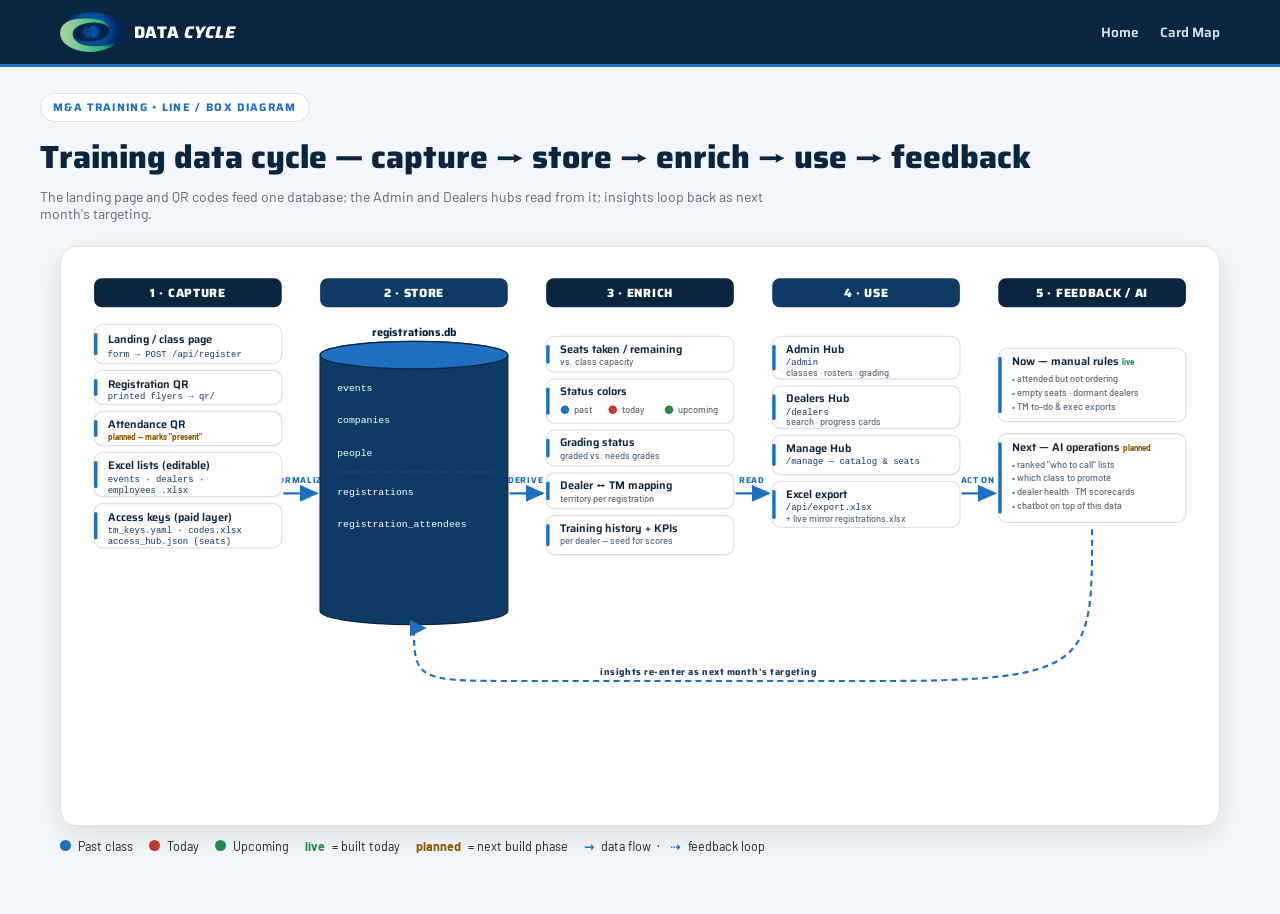
<file: static/data_cycle_diagram.html>
<!DOCTYPE html>
<html lang="en">
<head>
  <meta charset="UTF-8" />
  <title>M&amp;A Training — Data Cycle Diagram</title>
  <meta name="viewport" content="width=device-width, initial-scale=1" />
  <meta name="color-scheme" content="only light" />
  <link rel="preconnect" href="https://fonts.googleapis.com" />
  <link rel="preconnect" href="https://fonts.gstatic.com" crossorigin />
  <link href="https://fonts.googleapis.com/css2?family=Saira:wght@600;700;800&family=Barlow:wght@400;500;600;700&display=swap" rel="stylesheet" />
  <style>
    :root{
      --navy:#0a2540; --navy-2:#0e3a66; --navy-deep:#06192e;
      --blue:#1d6fc2; --blue-soft:#e9f1fa; --line:#d9e2ec;
      --ink:#16222f; --muted:#56697a; --bg:#f3f6fa;
      --ok:#1f8a4c; --today:#c0392b;
      --display:"Saira",system-ui,sans-serif; --body:"Barlow",system-ui,sans-serif;
      --shadow:0 10px 30px rgba(10,37,64,.10);
    }
    *{box-sizing:border-box}
    body{margin:0;font-family:var(--body);background:var(--bg);color:var(--ink)}
    a{color:var(--blue);text-decoration:none}
    .ma-header{background:var(--navy);color:#fff;position:sticky;top:0;z-index:50;border-bottom:3px solid var(--blue)}
    .ma-wrap{max-width:1200px;margin:0 auto;padding:0 20px}
    .ma-header-inner{display:flex;align-items:center;justify-content:space-between;height:64px}
    .ma-brand{display:flex;align-items:center;gap:12px}
    .ma-brand-title{font-family:var(--display);font-weight:800;font-size:1.05rem;letter-spacing:.04em;color:#fff}
    .ma-nav a{font-family:var(--display);font-weight:600;font-size:.85rem;color:#d7e3f0;margin-left:18px}
    .ma-nav a:hover{color:#fff}
    .head{padding:26px 0 6px}
    .pill{display:inline-block;padding:5px 12px;border-radius:999px;font-family:var(--display);font-size:11px;font-weight:700;letter-spacing:.12em;text-transform:uppercase;border:1px solid var(--line);color:var(--blue);background:#fff;margin-bottom:10px}
    h1{font-family:var(--display);font-weight:800;font-size:clamp(1.4rem,3vw,2rem);color:var(--navy);margin:0 0 6px}
    .sub{color:var(--muted);font-size:14px;max-width:760px;margin:0 0 4px}
    .board{max-width:1200px;margin:14px auto 60px;padding:0 20px}
    .canvas{background:#fff;border:1px solid var(--line);border-radius:16px;box-shadow:var(--shadow);padding:16px;overflow-x:auto}
    svg{display:block;width:100%;min-width:1040px;height:auto}
    /* svg text styles */
    .stage{font-family:var(--display);font-weight:800;font-size:14px;letter-spacing:.06em;fill:#fff}
    .btitle{font-family:var(--display);font-weight:600;font-size:13px;fill:var(--navy)}
    .bsub{font-family:var(--body);font-weight:500;font-size:11px;fill:var(--muted)}
    .mono{font-family:ui-monospace,SFMono-Regular,Menlo,monospace;font-size:10.5px;fill:var(--navy-2)}
    .dbrow{font-family:ui-monospace,SFMono-Regular,Menlo,monospace;font-size:11.5px;fill:#fff}
    .dbhead{font-family:var(--display);font-weight:700;font-size:13px;fill:var(--navy)}
    .flowlbl{font-family:var(--display);font-weight:700;font-size:10px;letter-spacing:.08em;fill:var(--blue);text-transform:uppercase}
    .looplbl{font-family:var(--display);font-weight:700;font-size:11px;letter-spacing:.06em;fill:var(--navy-2)}
    .box{fill:#fff;stroke:var(--line);stroke-width:1.5}
    .accent{fill:var(--blue)}
    .plan{fill:#8a5a00;font-family:var(--body);font-weight:700;font-size:9.5px}
    .live{fill:var(--ok);font-family:var(--body);font-weight:700;font-size:9.5px}
    .legend{display:flex;flex-wrap:wrap;gap:16px;margin-top:12px;font-size:12.5px;color:var(--ink)}
    .lg{display:inline-flex;align-items:center;gap:7px}
    .d{width:11px;height:11px;border-radius:50%}
  </style>
</head>
<body>
  <header class="ma-header">
    <div class="ma-wrap ma-header-inner">
      <a class="ma-brand" href="/">
        <img src="/static/logos/ma-emblem.png?v=3" alt="M&amp;A Supply" style="height:40px;display:block" />
        <span class="ma-brand-title">DATA&nbsp;<em>CYCLE</em></span>
      </a>
      <nav class="ma-nav">
        <a href="/">Home</a>
        <a href="/data-cycle">Card Map</a>
      </nav>
    </div>
  </header>

  <div class="ma-wrap head">
    <span class="pill">M&amp;A Training • Line / Box Diagram</span>
    <h1>Training data cycle — capture → store → enrich → use → feedback</h1>
    <p class="sub">The landing page and QR codes feed one database; the Admin and Dealers hubs read from it; insights loop back as next month's targeting.</p>
  </div>

  <div class="board">
    <div class="canvas">
      <svg viewBox="0 0 1320 640" role="img" aria-label="Data cycle flow diagram">
        <defs>
          <marker id="arrow" markerWidth="11" markerHeight="11" refX="8" refY="4" orient="auto">
            <path d="M0,0 L9,4 L0,8 Z" fill="#1d6fc2"/>
          </marker>
          <marker id="arrowUp" markerWidth="11" markerHeight="11" refX="4" refY="2" orient="auto">
            <path d="M0,0 L4,8 L8,0 Z" fill="#1d6fc2"/>
          </marker>
        </defs>

        <!-- ===== STAGE HEADER PILLS ===== -->
        <g>
          <rect x="20"   y="18" width="220" height="34" rx="9" fill="#0a2540"/>
          <text class="stage" x="130"  y="40" text-anchor="middle">1 · CAPTURE</text>
          <rect x="285"  y="18" width="220" height="34" rx="9" fill="#0e3a66"/>
          <text class="stage" x="395"  y="40" text-anchor="middle">2 · STORE</text>
          <rect x="550"  y="18" width="220" height="34" rx="9" fill="#0a2540"/>
          <text class="stage" x="660"  y="40" text-anchor="middle">3 · ENRICH</text>
          <rect x="815"  y="18" width="220" height="34" rx="9" fill="#0e3a66"/>
          <text class="stage" x="925"  y="40" text-anchor="middle">4 · USE</text>
          <rect x="1080" y="18" width="220" height="34" rx="9" fill="#0a2540"/>
          <text class="stage" x="1190" y="40" text-anchor="middle">5 · FEEDBACK / AI</text>
        </g>

        <!-- ===== MAIN SPINE ARROWS (between stages) ===== -->
        <g stroke="#1d6fc2" stroke-width="2.5" fill="none">
          <line x1="242" y1="270" x2="281" y2="270" marker-end="url(#arrow)"/>
          <line x1="507" y1="270" x2="546" y2="270" marker-end="url(#arrow)"/>
          <line x1="772" y1="270" x2="811" y2="270" marker-end="url(#arrow)"/>
          <line x1="1037" y1="270" x2="1076" y2="270" marker-end="url(#arrow)"/>
        </g>
        <g>
          <text class="flowlbl" x="261" y="258" text-anchor="middle">normalize</text>
          <text class="flowlbl" x="526" y="258" text-anchor="middle">derive</text>
          <text class="flowlbl" x="791" y="258" text-anchor="middle">read</text>
          <text class="flowlbl" x="1056" y="258" text-anchor="middle">act on</text>
        </g>

        <!-- ===== 1. CAPTURE boxes ===== -->
        <g>
          <rect class="box" x="20" y="72" width="220" height="46" rx="10"/><rect class="accent" x="20" y="82" width="4" height="26" rx="2"/>
          <text class="btitle" x="36" y="94">Landing / class page</text>
          <text class="mono"   x="36" y="110">form → POST /api/register</text>

          <rect class="box" x="20" y="126" width="220" height="40" rx="10"/><rect class="accent" x="20" y="136" width="4" height="20" rx="2"/>
          <text class="btitle" x="36" y="146">Registration QR</text>
          <text class="mono"   x="36" y="160">printed flyers → qr/</text>

          <rect class="box" x="20" y="174" width="220" height="40" rx="10"/><rect class="accent" x="20" y="184" width="4" height="20" rx="2"/>
          <text class="btitle" x="36" y="194">Attendance QR</text>
          <text class="plan"   x="36" y="208">planned — marks "present"</text>

          <rect class="box" x="20" y="222" width="220" height="52" rx="10"/><rect class="accent" x="20" y="232" width="4" height="32" rx="2"/>
          <text class="btitle" x="36" y="242">Excel lists (editable)</text>
          <text class="mono"   x="36" y="257">events · dealers ·</text>
          <text class="mono"   x="36" y="270">employees .xlsx</text>

          <rect class="box" x="20" y="282" width="220" height="52" rx="10"/><rect class="accent" x="20" y="292" width="4" height="32" rx="2"/>
          <text class="btitle" x="36" y="302">Access keys (paid layer)</text>
          <text class="mono"   x="36" y="317">tm_keys.yaml · codes.xlsx</text>
          <text class="mono"   x="36" y="330">access_hub.json (seats)</text>
        </g>

        <!-- ===== 2. STORE — database cylinder ===== -->
        <g>
          <text class="dbhead" x="395" y="86" text-anchor="middle">registrations.db</text>
          <path d="M285 108 a110 16 0 0 1 220 0 v300 a110 16 0 0 1 -220 0 Z" fill="#0e3a66" stroke="#0a2540" stroke-width="1.5"/>
          <ellipse cx="395" cy="108" rx="110" ry="16" fill="#1d6fc2" stroke="#0a2540" stroke-width="1.5"/>
          <text class="dbrow" x="305" y="150">events  <tspan class="mono" fill="#9fc4ec">← events.xlsx</tspan></text>
          <text class="dbrow" x="305" y="188">companies</text>
          <text class="dbrow" x="305" y="226">people</text>
          <line x1="300" y1="245" x2="490" y2="245" stroke="#3b5a7d" stroke-width="1" stroke-dasharray="3 3"/>
          <text class="dbrow" x="305" y="272">registrations</text>
          <text class="dbrow" x="305" y="310">registration_attendees</text>
          <text class="mono" x="305" y="352" fill="#9fc4ec">+ grading: attended,</text>
          <text class="mono" x="305" y="368" fill="#9fc4ec">passed, score, graded_by</text>
        </g>

        <!-- ===== 3. ENRICH boxes ===== -->
        <g>
          <rect class="box" x="550" y="86" width="220" height="42" rx="10"/><rect class="accent" x="550" y="96" width="4" height="22" rx="2"/>
          <text class="btitle" x="566" y="105">Seats taken / remaining</text>
          <text class="bsub"   x="566" y="120">vs. class capacity</text>

          <rect class="box" x="550" y="136" width="220" height="52" rx="10"/><rect class="accent" x="550" y="146" width="4" height="32" rx="2"/>
          <text class="btitle" x="566" y="155">Status colors</text>
          <circle cx="572" cy="172" r="5" fill="#1d6fc2"/><text class="bsub" x="583" y="176">past</text>
          <circle cx="628" cy="172" r="5" fill="#c0392b"/><text class="bsub" x="639" y="176">today</text>
          <circle cx="694" cy="172" r="5" fill="#1f8a4c"/><text class="bsub" x="705" y="176">upcoming</text>

          <rect class="box" x="550" y="196" width="220" height="42" rx="10"/><rect class="accent" x="550" y="206" width="4" height="22" rx="2"/>
          <text class="btitle" x="566" y="215">Grading status</text>
          <text class="bsub"   x="566" y="230">graded vs. needs grades</text>

          <rect class="box" x="550" y="246" width="220" height="42" rx="10"/><rect class="accent" x="550" y="256" width="4" height="22" rx="2"/>
          <text class="btitle" x="566" y="265">Dealer ↔ TM mapping</text>
          <text class="bsub"   x="566" y="280">territory per registration</text>

          <rect class="box" x="550" y="296" width="220" height="46" rx="10"/><rect class="accent" x="550" y="306" width="4" height="26" rx="2"/>
          <text class="btitle" x="566" y="315">Training history + KPIs</text>
          <text class="bsub"   x="566" y="330">per dealer — seed for scores</text>
        </g>

        <!-- ===== 4. USE boxes ===== -->
        <g>
          <rect class="box" x="815" y="86" width="220" height="50" rx="10"/><rect class="accent" x="815" y="96" width="4" height="30" rx="2"/>
          <text class="btitle" x="831" y="105">Admin Hub</text>
          <text class="mono"   x="831" y="120">/admin</text>
          <text class="bsub"   x="831" y="132">classes · rosters · grading</text>

          <rect class="box" x="815" y="144" width="220" height="50" rx="10"/><rect class="accent" x="815" y="154" width="4" height="30" rx="2"/>
          <text class="btitle" x="831" y="163">Dealers Hub</text>
          <text class="mono"   x="831" y="178">/dealers</text>
          <text class="bsub"   x="831" y="190">search · progress cards</text>

          <rect class="box" x="815" y="202" width="220" height="46" rx="10"/><rect class="accent" x="815" y="212" width="4" height="26" rx="2"/>
          <text class="btitle" x="831" y="221">Manage Hub</text>
          <text class="mono"   x="831" y="236">/manage — catalog &amp; seats</text>

          <rect class="box" x="815" y="256" width="220" height="54" rx="10"/><rect class="accent" x="815" y="266" width="4" height="34" rx="2"/>
          <text class="btitle" x="831" y="275">Excel export</text>
          <text class="mono"   x="831" y="290">/api/export.xlsx</text>
          <text class="bsub"   x="831" y="304">+ live mirror registrations.xlsx</text>
        </g>

        <!-- ===== 5. FEEDBACK / AI boxes ===== -->
        <g>
          <rect class="box" x="1080" y="100" width="220" height="86" rx="10"/><rect class="accent" x="1080" y="110" width="4" height="66" rx="2"/>
          <text class="btitle" x="1096" y="120">Now — manual rules <tspan class="live">live</tspan></text>
          <text class="bsub"   x="1096" y="140">• attended but not ordering</text>
          <text class="bsub"   x="1096" y="156">• empty seats · dormant dealers</text>
          <text class="bsub"   x="1096" y="172">• TM to-do &amp; exec exports</text>

          <rect class="box" x="1080" y="200" width="220" height="104" rx="10"/><rect class="accent" x="1080" y="210" width="4" height="84" rx="2"/>
          <text class="btitle" x="1096" y="220">Next — AI operations <tspan class="plan">planned</tspan></text>
          <text class="bsub"   x="1096" y="240">• ranked "who to call" lists</text>
          <text class="bsub"   x="1096" y="256">• which class to promote</text>
          <text class="bsub"   x="1096" y="272">• dealer health · TM scorecards</text>
          <text class="bsub"   x="1096" y="288">• chatbot on top of this data</text>
        </g>

        <!-- ===== FEEDBACK LOOP (back to DB) ===== -->
        <path d="M1190 312 C1190 470 1190 490 940 490 L520 490 C400 490 395 490 395 428"
              fill="none" stroke="#1d6fc2" stroke-width="2.5" stroke-dasharray="7 5" marker-end="url(#arrowUp)"/>
        <text class="looplbl" x="740" y="483" text-anchor="middle">insights re-enter as next month's targeting</text>
      </svg>
    </div>

    <div class="legend">
      <span class="lg"><span class="d" style="background:#1d6fc2"></span> Past class</span>
      <span class="lg"><span class="d" style="background:#c0392b"></span> Today</span>
      <span class="lg"><span class="d" style="background:#1f8a4c"></span> Upcoming</span>
      <span class="lg"><b style="color:#1f8a4c">live</b> = built today</span>
      <span class="lg"><b style="color:#8a5a00">planned</b> = next build phase</span>
      <span class="lg"><b style="color:#1d6fc2">→</b> data flow &nbsp;·&nbsp; <b style="color:#1d6fc2">⇢</b> feedback loop</span>
    </div>
  </div>
</body>
</html>
</file>
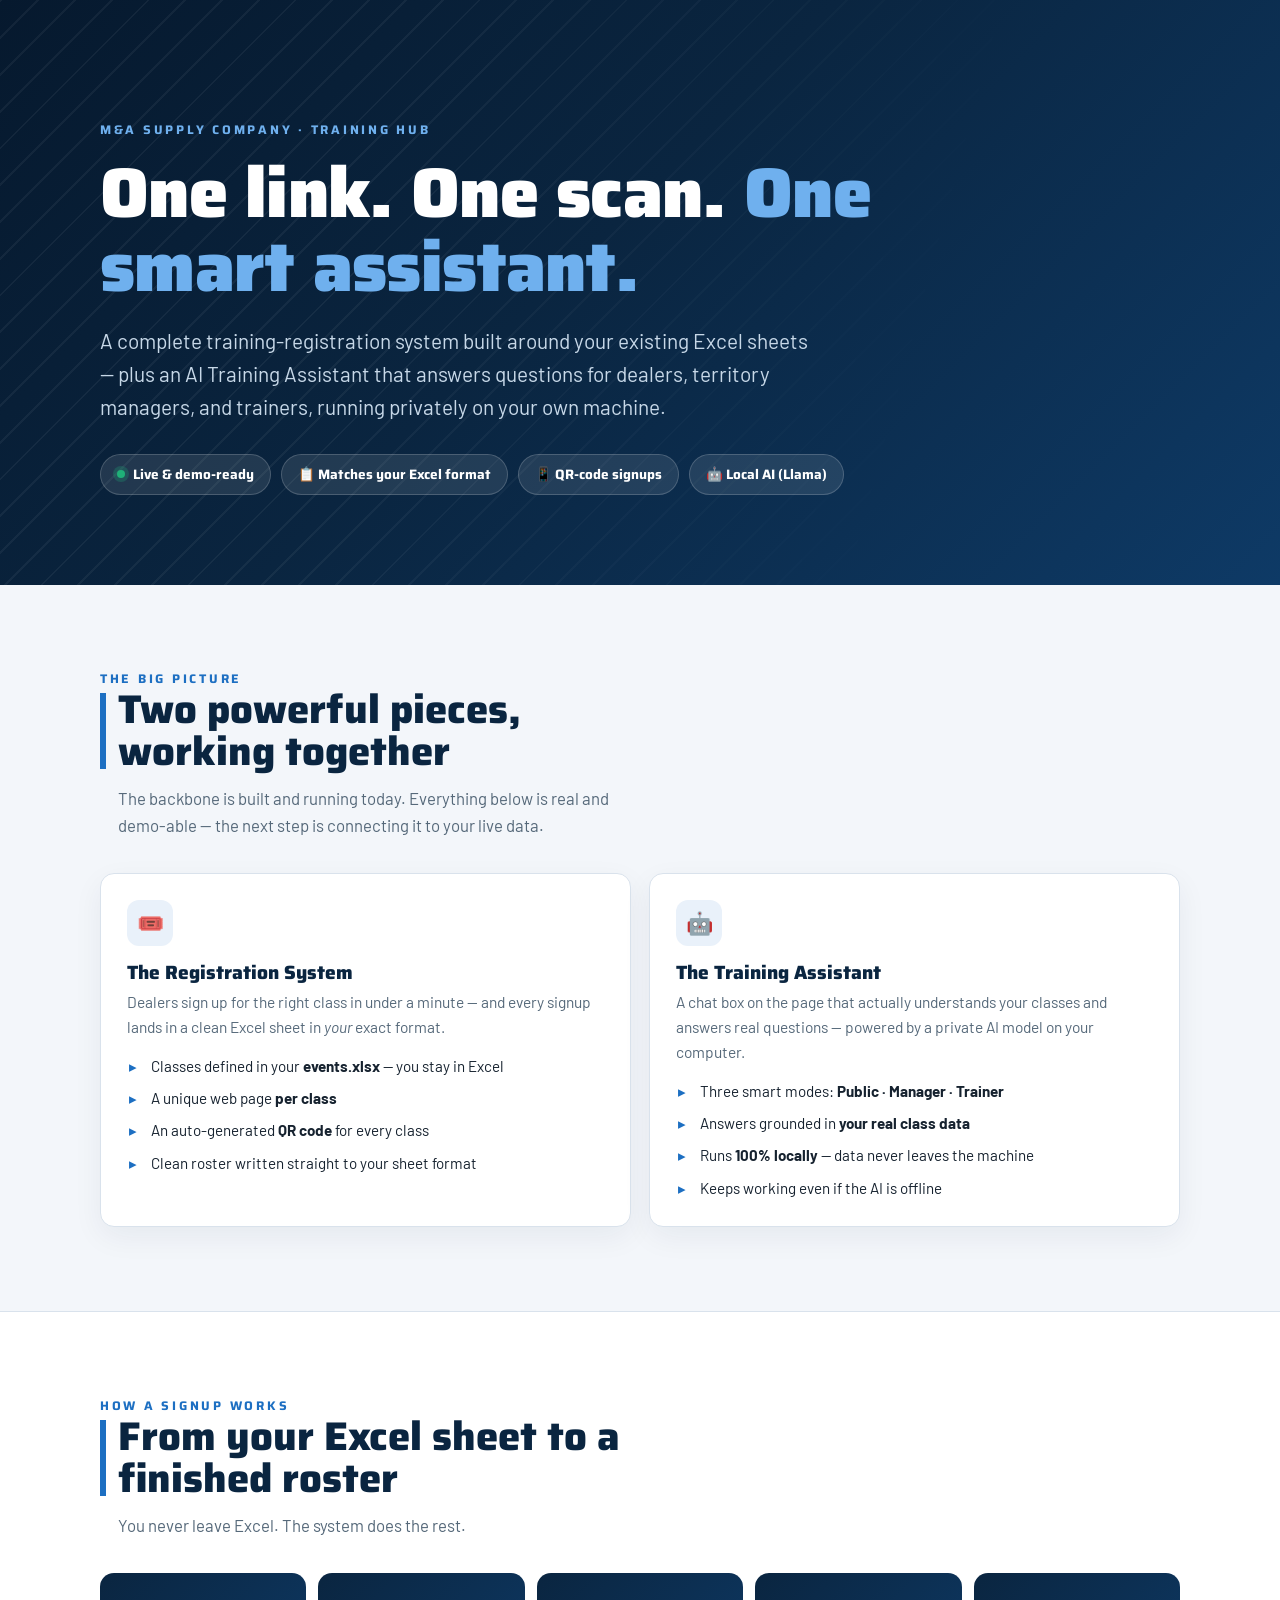
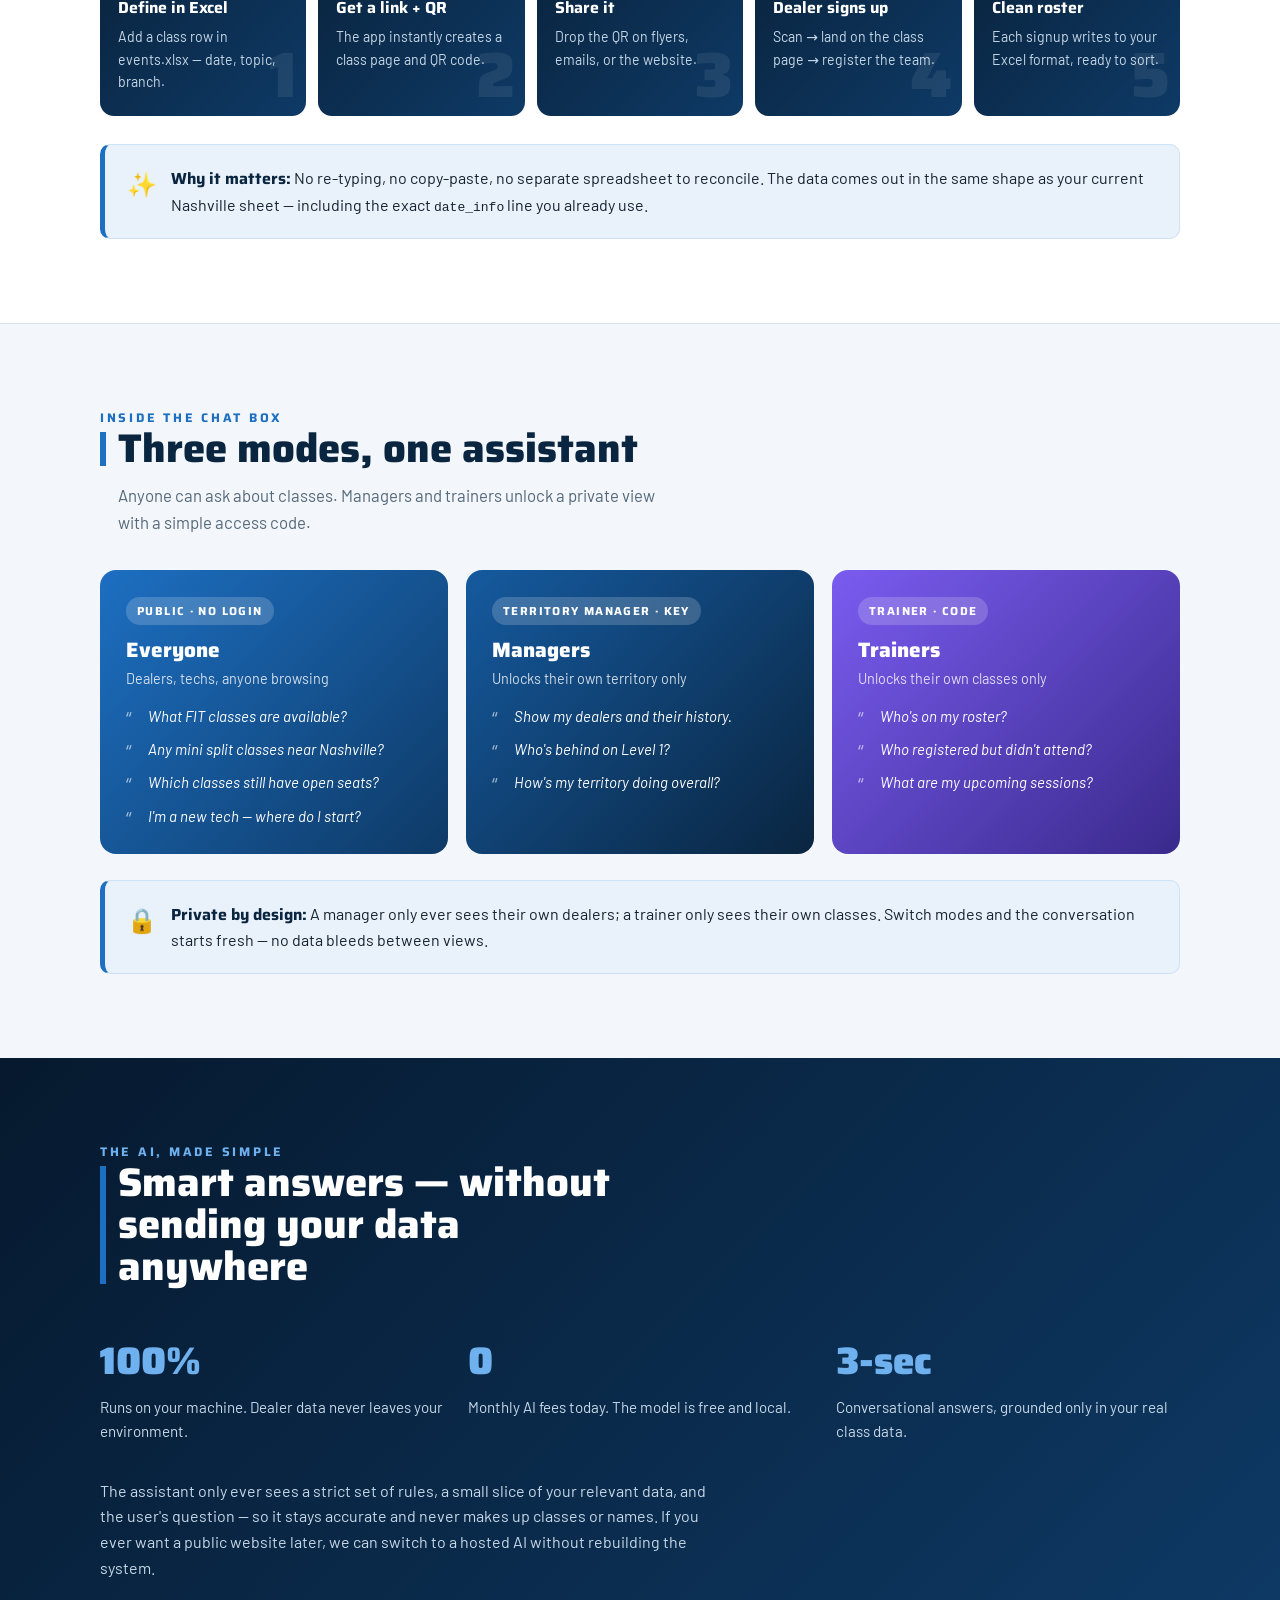
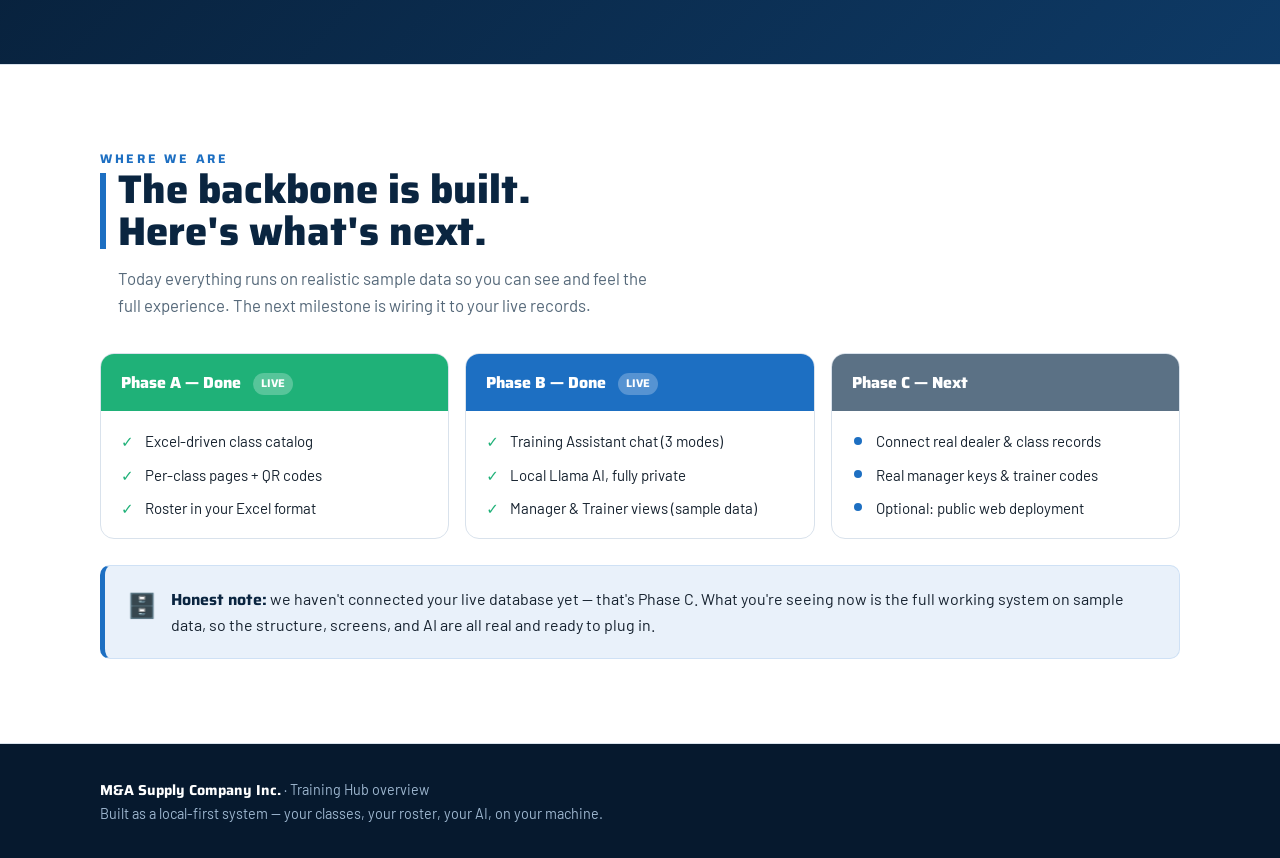
<file: docs/_archive/overview.html>
<!DOCTYPE html>
<html lang="en">
<head>
<meta charset="UTF-8" />
<meta name="viewport" content="width=device-width, initial-scale=1.0" />
<title>M&amp;A Supply — Training Hub Overview</title>
<link rel="preconnect" href="https://fonts.googleapis.com" />
<link rel="preconnect" href="https://fonts.gstatic.com" crossorigin />
<link href="https://fonts.googleapis.com/css2?family=Saira:wght@500;600;700;800;900&family=Barlow:wght@400;500;600;700&display=swap" rel="stylesheet" />
<style>
  :root{
    --navy:#0a2540; --navy-2:#0e3a66; --navy-deep:#06192e;
    --blue:#1d6fc2; --blue-600:#155a9f; --blue-soft:#e9f1fa;
    --steel:#5b7185; --ink:#16222f; --muted:#56697a;
    --bg:#f3f6fa; --line:#d9e2ec; --white:#fff;
    --purple:#7a5cf0; --mint:#1fb178;
    --display:"Saira",system-ui,sans-serif; --body:"Barlow",system-ui,sans-serif;
  }
  *{box-sizing:border-box;margin:0;padding:0}
  body{font-family:var(--body);color:var(--ink);background:var(--bg);line-height:1.6;-webkit-font-smoothing:antialiased}
  .wrap{width:min(1080px,92vw);margin:0 auto}
  .eyebrow{font-family:var(--display);font-weight:700;font-size:.78rem;letter-spacing:.22em;text-transform:uppercase;color:var(--blue)}
  h1,h2,h3{font-family:var(--display);line-height:1.05}

  /* hero */
  .hero{position:relative;background:linear-gradient(135deg,var(--navy-deep) 0%,var(--navy) 45%,var(--navy-2) 100%);color:#fff;overflow:hidden}
  .hero-pattern{position:absolute;inset:0;background-image:repeating-linear-gradient(135deg,rgba(255,255,255,.05) 0 2px,transparent 2px 26px);-webkit-mask-image:linear-gradient(105deg,#000 30%,transparent 75%);mask-image:linear-gradient(105deg,#000 30%,transparent 75%)}
  .hero-inner{position:relative;padding:clamp(60px,10vw,120px) 0 clamp(50px,8vw,90px)}
  .hero .eyebrow{color:#6fb0ee}
  .hero h1{font-weight:900;font-size:clamp(2.4rem,6vw,4.4rem);letter-spacing:-.01em;margin:16px 0 0;max-width:18ch}
  .hero h1 em{font-style:normal;color:#6fb0ee}
  .hero-sub{margin-top:20px;font-size:clamp(1.05rem,1.8vw,1.3rem);color:#c7d8e8;max-width:60ch}
  .pillrow{display:flex;flex-wrap:wrap;gap:10px;margin-top:30px}
  .pill{display:inline-flex;align-items:center;gap:8px;padding:9px 16px;border-radius:999px;font-family:var(--display);font-weight:700;font-size:.85rem;background:rgba(255,255,255,.10);border:1px solid rgba(255,255,255,.18);color:#fff}
  .pill .dot{width:8px;height:8px;border-radius:50%;background:var(--mint);box-shadow:0 0 0 4px rgba(31,177,120,.25)}

  /* sections */
  section{padding:clamp(48px,7vw,84px) 0}
  .alt{background:#fff;border-top:1px solid var(--line);border-bottom:1px solid var(--line)}
  .sec-head{margin-bottom:34px;max-width:62ch}
  .sec-head h2{font-weight:800;font-size:clamp(1.6rem,3.6vw,2.5rem);color:var(--navy);padding-left:18px;position:relative}
  .sec-head h2::before{content:"";position:absolute;left:0;top:.1em;bottom:.1em;width:6px;background:var(--blue)}
  .sec-head p{margin-top:12px;color:var(--muted);padding-left:18px;font-size:1.05rem}

  /* cards grid */
  .grid{display:grid;gap:18px}
  .grid-2{grid-template-columns:repeat(2,1fr)}
  .grid-3{grid-template-columns:repeat(3,1fr)}
  @media(max-width:760px){.grid-2,.grid-3{grid-template-columns:1fr}}
  .card{background:#fff;border:1px solid var(--line);border-radius:14px;padding:26px;box-shadow:0 10px 30px rgba(10,37,64,.06);transition:transform .15s,box-shadow .15s}
  .card:hover{transform:translateY(-3px);box-shadow:0 18px 40px rgba(10,37,64,.12)}
  .card .ic{width:46px;height:46px;border-radius:12px;display:grid;place-items:center;font-size:22px;margin-bottom:16px;background:var(--blue-soft)}
  .card h3{font-weight:800;font-size:1.2rem;color:var(--navy);margin-bottom:8px}
  .card p{color:var(--muted);font-size:.97rem}
  .card ul{list-style:none;margin-top:14px;display:grid;gap:8px}
  .card li{position:relative;padding-left:24px;font-size:.95rem;color:var(--ink)}
  .card li::before{content:"▸";position:absolute;left:2px;color:var(--blue);font-weight:700}

  /* flow steps */
  .flow{display:grid;grid-template-columns:repeat(5,1fr);gap:12px;counter-reset:step}
  @media(max-width:860px){.flow{grid-template-columns:1fr 1fr}}
  @media(max-width:520px){.flow{grid-template-columns:1fr}}
  .step{background:linear-gradient(135deg,var(--navy),var(--navy-2));color:#fff;border-radius:14px;padding:22px 18px;position:relative;overflow:hidden}
  .step::after{counter-increment:step;content:counter(step);position:absolute;right:10px;bottom:-10px;font-family:var(--display);font-weight:900;font-size:4rem;color:rgba(255,255,255,.08)}
  .step h4{font-family:var(--display);font-weight:700;font-size:1rem;margin-bottom:6px}
  .step p{font-size:.88rem;color:#c7d8e8}

  /* modes */
  .mode{border-radius:16px;padding:26px;color:#fff;position:relative;overflow:hidden}
  .mode.public{background:linear-gradient(135deg,#1d6fc2,#0e3a66)}
  .mode.tm{background:linear-gradient(135deg,#155a9f,#0a2540)}
  .mode.trainer{background:linear-gradient(135deg,#7a5cf0,#3a2a8c)}
  .mode .tag{display:inline-block;font-family:var(--display);font-weight:700;font-size:.72rem;letter-spacing:.12em;text-transform:uppercase;background:rgba(255,255,255,.18);padding:5px 11px;border-radius:999px;margin-bottom:14px}
  .mode h3{font-weight:800;font-size:1.3rem;margin-bottom:6px}
  .mode .who{color:rgba(255,255,255,.8);font-size:.9rem;margin-bottom:14px}
  .mode ul{list-style:none;display:grid;gap:9px}
  .mode li{position:relative;padding-left:22px;font-size:.94rem}
  .mode li::before{content:"“";position:absolute;left:0;top:-2px;font-size:1.3rem;color:rgba(255,255,255,.6)}
  .mode li em{font-style:italic;color:#fff}

  /* highlight band */
  .band{background:linear-gradient(135deg,var(--navy-deep),var(--navy-2));color:#fff}
  .band .grid-3{gap:24px}
  .stat{padding:8px 0}
  .stat .big{font-family:var(--display);font-weight:900;font-size:2.4rem;color:#6fb0ee}
  .stat .lbl{color:#c7d8e8;font-size:.95rem;margin-top:4px}

  /* callout */
  .callout{background:var(--blue-soft);border:1px solid #cfe1f5;border-left:5px solid var(--blue);border-radius:10px;padding:20px 22px;display:flex;gap:14px;align-items:flex-start}
  .callout .ic{font-size:24px}
  .callout strong{color:var(--navy);font-family:var(--display)}

  /* roadmap */
  .road{display:grid;grid-template-columns:repeat(3,1fr);gap:16px}
  @media(max-width:760px){.road{grid-template-columns:1fr}}
  .phase{border:1px solid var(--line);border-radius:14px;overflow:hidden;background:#fff}
  .phase .top{padding:16px 20px;font-family:var(--display);font-weight:800;color:#fff}
  .phase.a .top{background:var(--mint)}
  .phase.b .top{background:var(--blue)}
  .phase.c .top{background:var(--steel)}
  .phase .body{padding:18px 20px}
  .phase .body ul{list-style:none;display:grid;gap:9px}
  .phase .body li{position:relative;padding-left:24px;font-size:.94rem;color:var(--ink)}
  .phase .body li::before{content:"";position:absolute;left:2px;top:.5em;width:8px;height:8px;border-radius:50%;background:var(--blue)}
  .phase .body li.done::before{content:"✓";background:none;color:var(--mint);font-weight:900;top:0;left:0}
  .badge-now{display:inline-block;font-size:.7rem;font-weight:700;background:rgba(255,255,255,.25);padding:2px 8px;border-radius:999px;margin-left:8px;vertical-align:middle}

  footer{background:var(--navy-deep);color:#9db6cf;padding:34px 0;font-size:.9rem}
  footer strong{color:#fff;font-family:var(--display)}
</style>
</head>
<body>

<!-- HERO -->
<header class="hero">
  <div class="hero-pattern"></div>
  <div class="wrap hero-inner">
    <div class="eyebrow">M&amp;A Supply Company · Training Hub</div>
    <h1>One link. One scan. <em>One smart assistant.</em></h1>
    <p class="hero-sub">A complete training-registration system built around your existing Excel sheets — plus an AI Training Assistant that answers questions for dealers, territory managers, and trainers, running privately on your own machine.</p>
    <div class="pillrow">
      <span class="pill"><span class="dot"></span> Live &amp; demo-ready</span>
      <span class="pill">📋 Matches your Excel format</span>
      <span class="pill">📱 QR-code signups</span>
      <span class="pill">🤖 Local AI (Llama)</span>
    </div>
  </div>
</header>

<!-- WHAT IT IS -->
<section>
  <div class="wrap">
    <div class="sec-head">
      <div class="eyebrow">The big picture</div>
      <h2>Two powerful pieces, working together</h2>
      <p>The backbone is built and running today. Everything below is real and demo-able — the next step is connecting it to your live data.</p>
    </div>
    <div class="grid grid-2">
      <div class="card">
        <div class="ic">🎟️</div>
        <h3>The Registration System</h3>
        <p>Dealers sign up for the right class in under a minute — and every signup lands in a clean Excel sheet in <em>your</em> exact format.</p>
        <ul>
          <li>Classes defined in your <strong>events.xlsx</strong> — you stay in Excel</li>
          <li>A unique web page <strong>per class</strong></li>
          <li>An auto-generated <strong>QR code</strong> for every class</li>
          <li>Clean roster written straight to your sheet format</li>
        </ul>
      </div>
      <div class="card">
        <div class="ic">🤖</div>
        <h3>The Training Assistant</h3>
        <p>A chat box on the page that actually understands your classes and answers real questions — powered by a private AI model on your computer.</p>
        <ul>
          <li>Three smart modes: <strong>Public · Manager · Trainer</strong></li>
          <li>Answers grounded in <strong>your real class data</strong></li>
          <li>Runs <strong>100% locally</strong> — data never leaves the machine</li>
          <li>Keeps working even if the AI is offline</li>
        </ul>
      </div>
    </div>
  </div>
</section>

<!-- REGISTRATION FLOW -->
<section class="alt">
  <div class="wrap">
    <div class="sec-head">
      <div class="eyebrow">How a signup works</div>
      <h2>From your Excel sheet to a finished roster</h2>
      <p>You never leave Excel. The system does the rest.</p>
    </div>
    <div class="flow">
      <div class="step"><h4>Define in Excel</h4><p>Add a class row in events.xlsx — date, topic, branch.</p></div>
      <div class="step"><h4>Get a link + QR</h4><p>The app instantly creates a class page and QR code.</p></div>
      <div class="step"><h4>Share it</h4><p>Drop the QR on flyers, emails, or the website.</p></div>
      <div class="step"><h4>Dealer signs up</h4><p>Scan → land on the class page → register the team.</p></div>
      <div class="step"><h4>Clean roster</h4><p>Each signup writes to your Excel format, ready to sort.</p></div>
    </div>
    <div style="margin-top:28px" class="callout">
      <div class="ic">✨</div>
      <div><strong>Why it matters:</strong> No re-typing, no copy-paste, no separate spreadsheet to reconcile. The data comes out in the same shape as your current Nashville sheet — including the exact <code>date_info</code> line you already use.</div>
    </div>
  </div>
</section>

<!-- THE CHAT MODES -->
<section>
  <div class="wrap">
    <div class="sec-head">
      <div class="eyebrow">Inside the chat box</div>
      <h2>Three modes, one assistant</h2>
      <p>Anyone can ask about classes. Managers and trainers unlock a private view with a simple access code.</p>
    </div>
    <div class="grid grid-3">
      <div class="mode public">
        <span class="tag">Public · No login</span>
        <h3>Everyone</h3>
        <div class="who">Dealers, techs, anyone browsing</div>
        <ul>
          <li><em>What FIT classes are available?</em></li>
          <li><em>Any mini split classes near Nashville?</em></li>
          <li><em>Which classes still have open seats?</em></li>
          <li><em>I'm a new tech — where do I start?</em></li>
        </ul>
      </div>
      <div class="mode tm">
        <span class="tag">Territory Manager · Key</span>
        <h3>Managers</h3>
        <div class="who">Unlocks their own territory only</div>
        <ul>
          <li><em>Show my dealers and their history.</em></li>
          <li><em>Who's behind on Level 1?</em></li>
          <li><em>How's my territory doing overall?</em></li>
        </ul>
      </div>
      <div class="mode trainer">
        <span class="tag">Trainer · Code</span>
        <h3>Trainers</h3>
        <div class="who">Unlocks their own classes only</div>
        <ul>
          <li><em>Who's on my roster?</em></li>
          <li><em>Who registered but didn't attend?</em></li>
          <li><em>What are my upcoming sessions?</em></li>
        </ul>
      </div>
    </div>
    <div style="margin-top:26px" class="callout">
      <div class="ic">🔒</div>
      <div><strong>Private by design:</strong> A manager only ever sees their own dealers; a trainer only sees their own classes. Switch modes and the conversation starts fresh — no data bleeds between views.</div>
    </div>
  </div>
</section>

<!-- WHY LOCAL AI -->
<section class="band">
  <div class="wrap">
    <div class="sec-head">
      <div class="eyebrow" style="color:#6fb0ee">The AI, made simple</div>
      <h2 style="color:#fff">Smart answers — without sending your data anywhere</h2>
    </div>
    <div class="grid grid-3">
      <div class="stat"><div class="big">100%</div><div class="lbl">Runs on your machine. Dealer data never leaves your environment.</div></div>
      <div class="stat"><div class="big">0</div><div class="lbl">Monthly AI fees today. The model is free and local.</div></div>
      <div class="stat"><div class="big">3-sec</div><div class="lbl">Conversational answers, grounded only in your real class data.</div></div>
    </div>
    <p style="color:#c7d8e8;margin-top:26px;max-width:70ch">The assistant only ever sees a strict set of rules, a small slice of your relevant data, and the user's question — so it stays accurate and never makes up classes or names. If you ever want a public website later, we can switch to a hosted AI without rebuilding the system.</p>
  </div>
</section>

<!-- STATUS / ROADMAP -->
<section class="alt">
  <div class="wrap">
    <div class="sec-head">
      <div class="eyebrow">Where we are</div>
      <h2>The backbone is built. Here's what's next.</h2>
      <p>Today everything runs on realistic sample data so you can see and feel the full experience. The next milestone is wiring it to your live records.</p>
    </div>
    <div class="road">
      <div class="phase a">
        <div class="top">Phase A — Done <span class="badge-now">LIVE</span></div>
        <div class="body"><ul>
          <li class="done">Excel-driven class catalog</li>
          <li class="done">Per-class pages + QR codes</li>
          <li class="done">Roster in your Excel format</li>
        </ul></div>
      </div>
      <div class="phase b">
        <div class="top">Phase B — Done <span class="badge-now">LIVE</span></div>
        <div class="body"><ul>
          <li class="done">Training Assistant chat (3 modes)</li>
          <li class="done">Local Llama AI, fully private</li>
          <li class="done">Manager &amp; Trainer views (sample data)</li>
        </ul></div>
      </div>
      <div class="phase c">
        <div class="top">Phase C — Next</div>
        <div class="body"><ul>
          <li>Connect real dealer &amp; class records</li>
          <li>Real manager keys &amp; trainer codes</li>
          <li>Optional: public web deployment</li>
        </ul></div>
      </div>
    </div>
    <div style="margin-top:26px" class="callout">
      <div class="ic">🗄️</div>
      <div><strong>Honest note:</strong> we haven't connected your live database yet — that's Phase C. What you're seeing now is the full working system on sample data, so the structure, screens, and AI are all real and ready to plug in.</div>
    </div>
  </div>
</section>

<footer>
  <div class="wrap">
    <strong>M&amp;A Supply Company Inc.</strong> · Training Hub overview<br/>
    Built as a local-first system — your classes, your roster, your AI, on your machine.
  </div>
</footer>

</body>
</html>
</file>
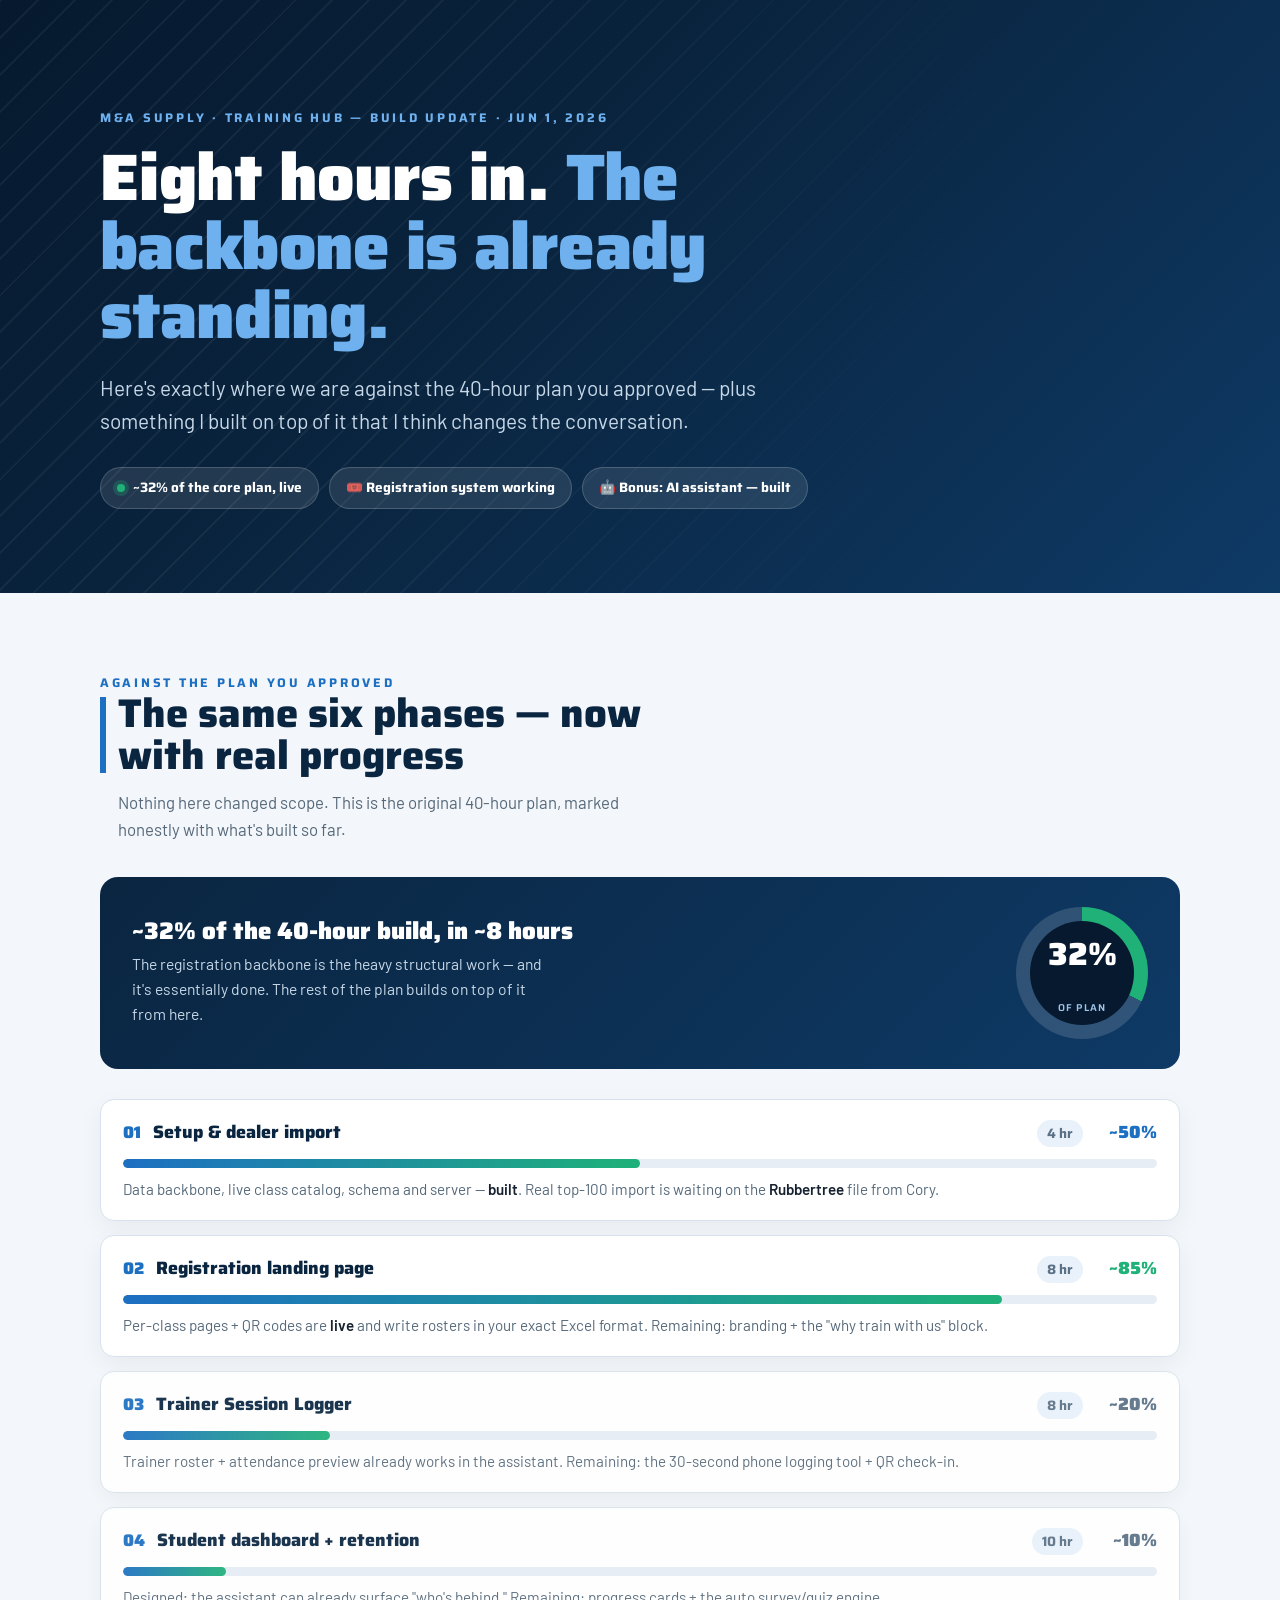
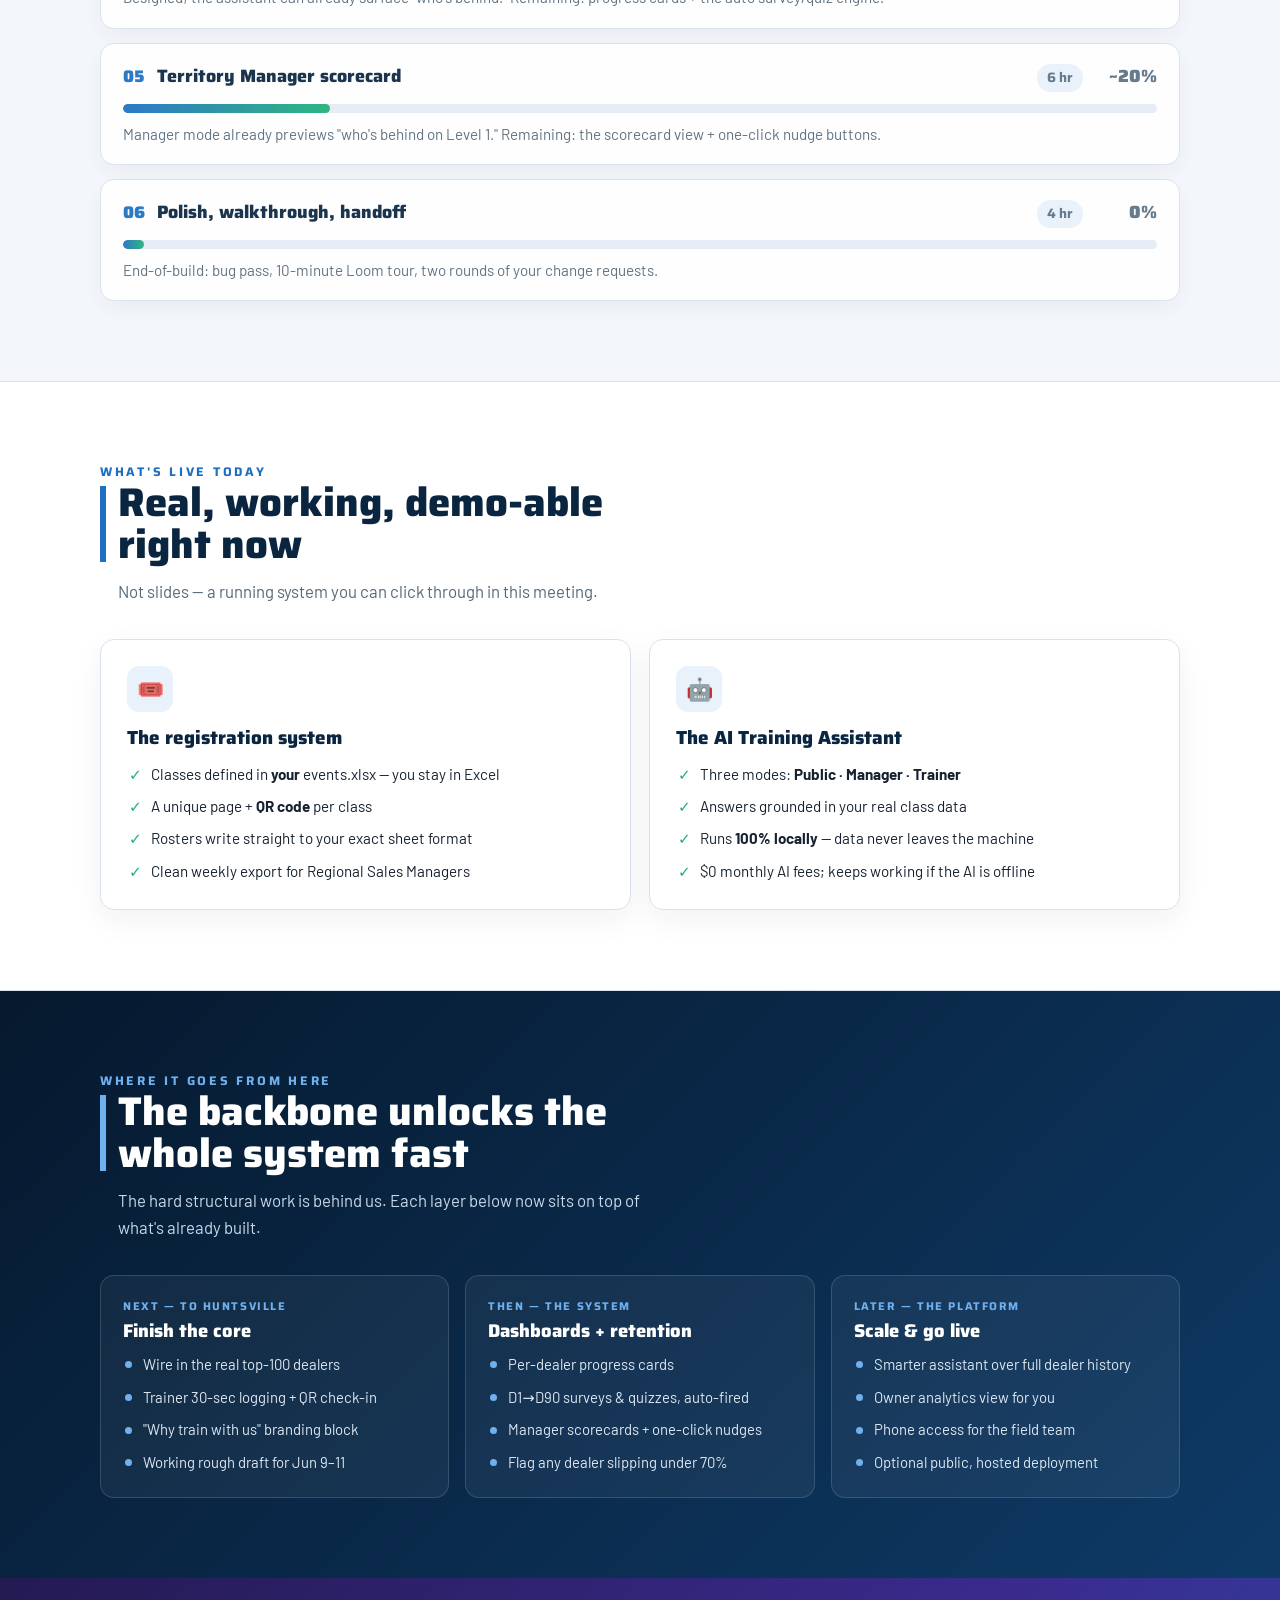
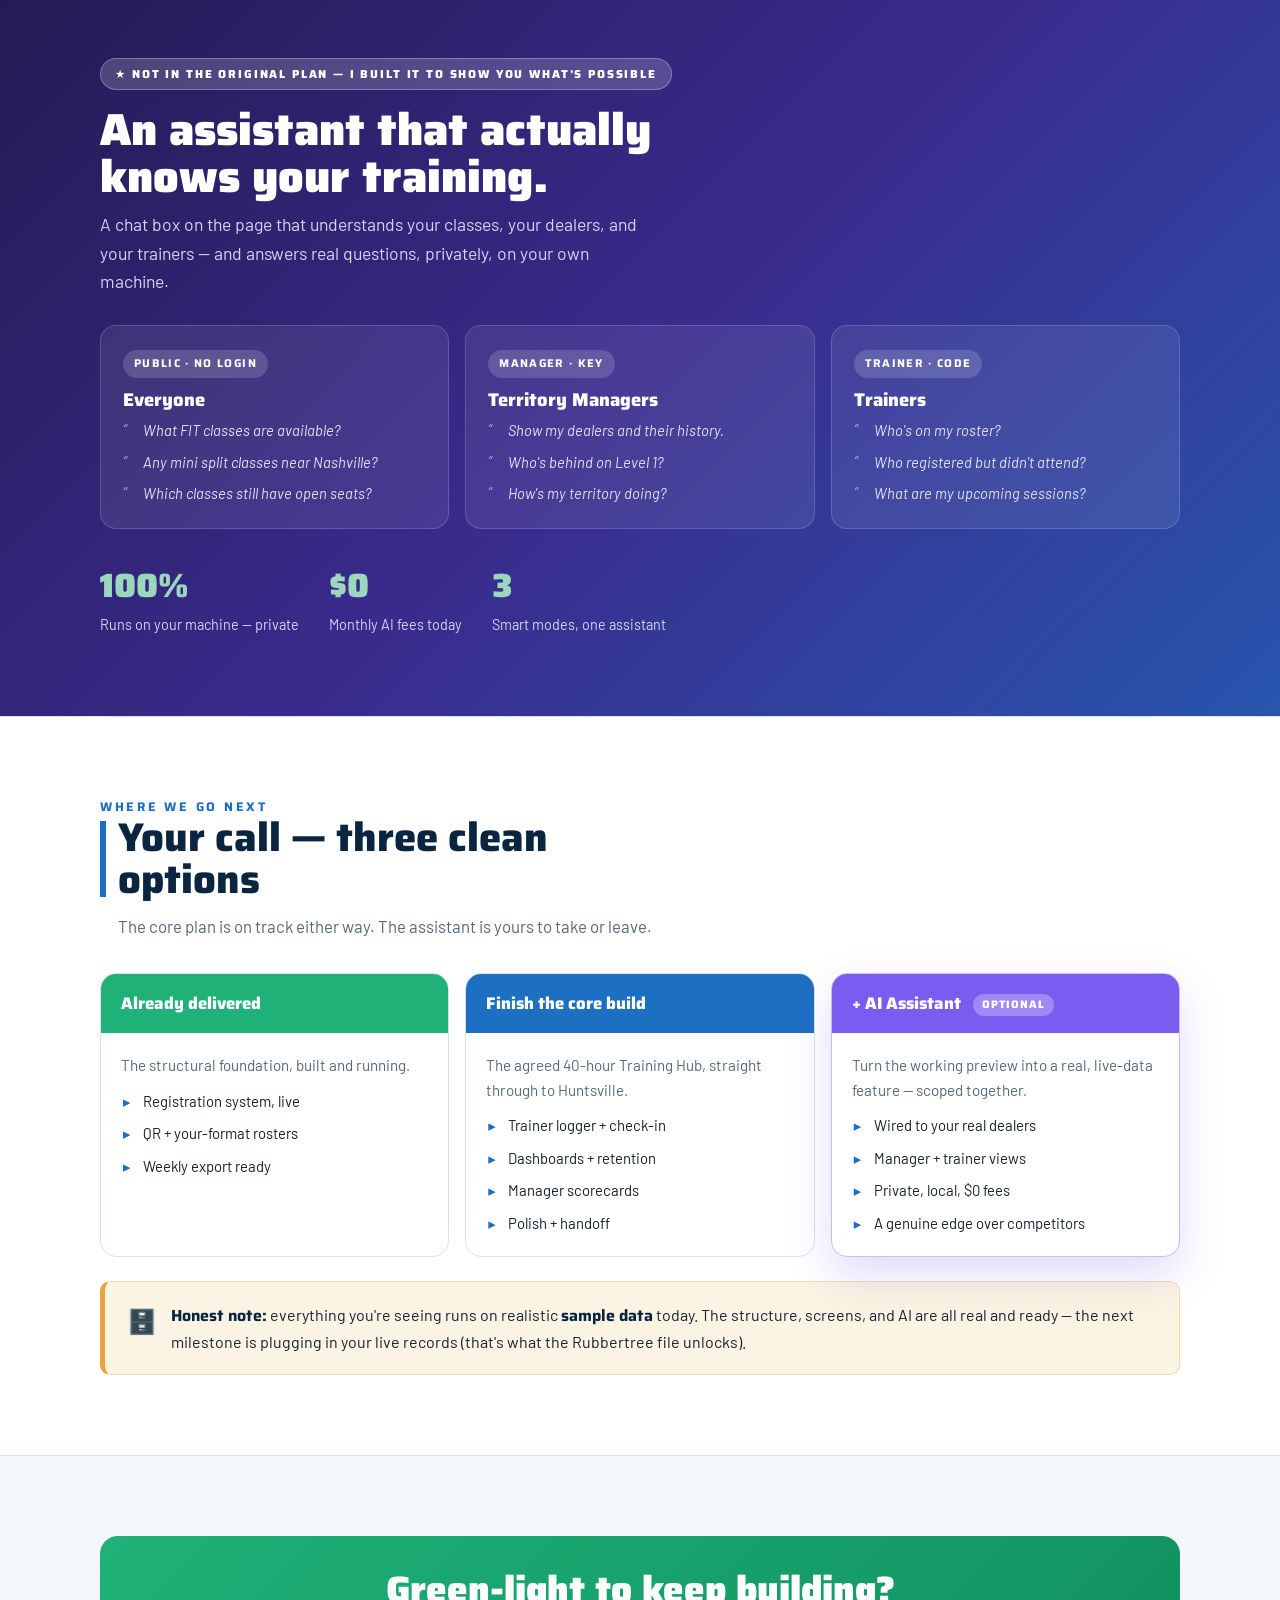
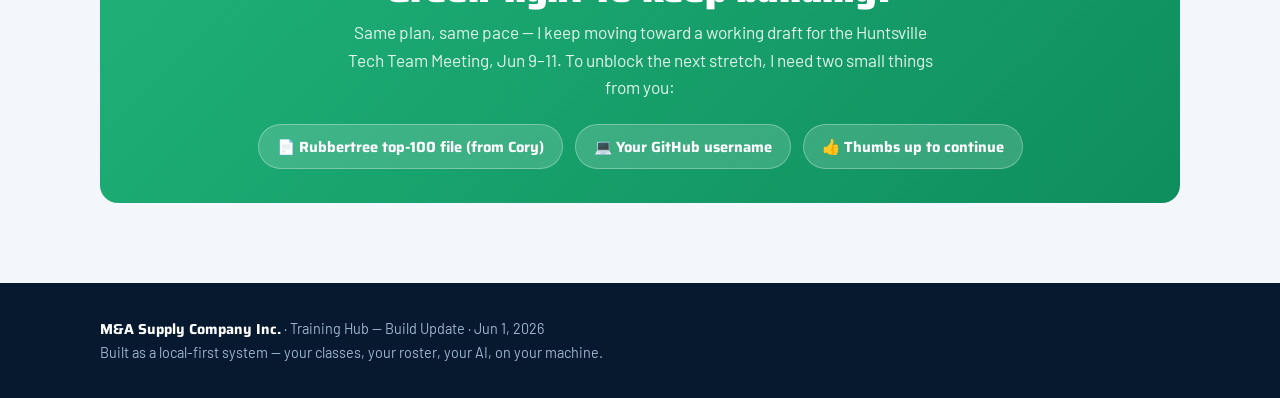
<file: docs/_archive/presentation.html>
<!DOCTYPE html>
<html lang="en">
<head>
<meta charset="UTF-8" />
<meta name="viewport" content="width=device-width, initial-scale=1.0" />
<title>M&amp;A Supply — Training Hub · Build Update</title>
<link rel="preconnect" href="https://fonts.googleapis.com" />
<link rel="preconnect" href="https://fonts.gstatic.com" crossorigin />
<link href="https://fonts.googleapis.com/css2?family=Saira:wght@500;600;700;800;900&family=Barlow:wght@400;500;600;700&display=swap" rel="stylesheet" />
<style>
  :root{
    --navy:#0a2540; --navy-2:#0e3a66; --navy-deep:#06192e;
    --blue:#1d6fc2; --blue-600:#155a9f; --blue-soft:#e9f1fa;
    --steel:#5b7185; --ink:#16222f; --muted:#56697a;
    --bg:#f3f6fa; --line:#d9e2ec; --white:#fff;
    --purple:#7a5cf0; --mint:#1fb178; --amber:#e8a33d;
    --display:"Saira",system-ui,sans-serif; --body:"Barlow",system-ui,sans-serif;
  }
  *{box-sizing:border-box;margin:0;padding:0}
  body{font-family:var(--body);color:var(--ink);background:var(--bg);line-height:1.6;-webkit-font-smoothing:antialiased}
  .wrap{width:min(1080px,92vw);margin:0 auto}
  .eyebrow{font-family:var(--display);font-weight:700;font-size:.78rem;letter-spacing:.22em;text-transform:uppercase;color:var(--blue)}
  h1,h2,h3,h4{font-family:var(--display);line-height:1.05}

  /* hero */
  .hero{position:relative;background:linear-gradient(135deg,var(--navy-deep) 0%,var(--navy) 45%,var(--navy-2) 100%);color:#fff;overflow:hidden}
  .hero-pattern{position:absolute;inset:0;background-image:repeating-linear-gradient(135deg,rgba(255,255,255,.05) 0 2px,transparent 2px 26px);-webkit-mask-image:linear-gradient(105deg,#000 30%,transparent 75%);mask-image:linear-gradient(105deg,#000 30%,transparent 75%)}
  .hero-inner{position:relative;padding:clamp(56px,9vw,108px) 0 clamp(46px,7vw,84px)}
  .hero .eyebrow{color:#6fb0ee}
  .hero h1{font-weight:900;font-size:clamp(2.2rem,5.6vw,4.1rem);letter-spacing:-.01em;margin:16px 0 0;max-width:20ch}
  .hero h1 em{font-style:normal;color:#6fb0ee}
  .hero-sub{margin-top:20px;font-size:clamp(1.05rem,1.8vw,1.3rem);color:#c7d8e8;max-width:62ch}
  .pillrow{display:flex;flex-wrap:wrap;gap:10px;margin-top:30px}
  .pill{display:inline-flex;align-items:center;gap:8px;padding:9px 16px;border-radius:999px;font-family:var(--display);font-weight:700;font-size:.85rem;background:rgba(255,255,255,.10);border:1px solid rgba(255,255,255,.18);color:#fff}
  .pill .dot{width:8px;height:8px;border-radius:50%;background:var(--mint);box-shadow:0 0 0 4px rgba(31,177,120,.25)}

  /* sections */
  section{padding:clamp(46px,7vw,80px) 0}
  .alt{background:#fff;border-top:1px solid var(--line);border-bottom:1px solid var(--line)}
  .sec-head{margin-bottom:34px;max-width:64ch}
  .sec-head h2{font-weight:800;font-size:clamp(1.6rem,3.6vw,2.5rem);color:var(--navy);padding-left:18px;position:relative}
  .sec-head h2::before{content:"";position:absolute;left:0;top:.1em;bottom:.1em;width:6px;background:var(--blue)}
  .sec-head p{margin-top:12px;color:var(--muted);padding-left:18px;font-size:1.05rem}

  /* overall meter */
  .meter-card{background:linear-gradient(135deg,var(--navy),var(--navy-2));color:#fff;border-radius:18px;padding:30px 32px;margin-bottom:30px;display:flex;flex-wrap:wrap;gap:28px;align-items:center;justify-content:space-between}
  .meter-card .lead{flex:1 1 320px}
  .meter-card h3{font-weight:900;font-size:1.5rem;margin-bottom:6px}
  .meter-card p{color:#c7d8e8;font-size:.98rem;max-width:46ch}
  .ring{--p:32;flex:0 0 auto;width:132px;height:132px;border-radius:50%;display:grid;place-items:center;
    background:conic-gradient(var(--mint) calc(var(--p)*1%), rgba(255,255,255,.14) 0)}
  .ring i{width:104px;height:104px;border-radius:50%;background:var(--navy-deep);display:grid;place-items:center;font-family:var(--display);font-weight:900;font-size:2rem;font-style:normal;color:#fff}
  .ring i small{display:block;font-size:.62rem;font-weight:600;letter-spacing:.12em;color:#9fc4ea;margin-top:2px}

  /* phase rows */
  .phases{display:grid;gap:14px}
  .prow{background:#fff;border:1px solid var(--line);border-radius:14px;padding:18px 22px;box-shadow:0 8px 24px rgba(10,37,64,.05)}
  .prow .head{display:flex;align-items:baseline;gap:12px;flex-wrap:wrap}
  .prow .num{font-family:var(--display);font-weight:900;color:var(--blue);font-size:1.05rem}
  .prow h4{font-weight:800;color:var(--navy);font-size:1.12rem;flex:1 1 auto}
  .prow .hrs{font-family:var(--display);font-weight:700;color:var(--steel);font-size:.85rem;background:var(--blue-soft);padding:3px 10px;border-radius:999px}
  .prow .pct{font-family:var(--display);font-weight:900;font-size:1.1rem;min-width:62px;text-align:right}
  .prow .bar{height:9px;border-radius:999px;background:#e6edf5;margin:12px 0 9px;overflow:hidden}
  .prow .bar span{display:block;height:100%;border-radius:999px;background:linear-gradient(90deg,var(--blue),var(--mint))}
  .prow .note{color:var(--muted);font-size:.95rem}
  .prow .note b{color:var(--ink);font-weight:600}
  .prow.dim{opacity:.92}
  .pct.hi{color:var(--mint)} .pct.mid{color:var(--blue)} .pct.lo{color:var(--steel)}

  /* cards grid */
  .grid{display:grid;gap:18px}
  .grid-2{grid-template-columns:repeat(2,1fr)}
  .grid-3{grid-template-columns:repeat(3,1fr)}
  @media(max-width:760px){.grid-2,.grid-3{grid-template-columns:1fr}}
  .card{background:#fff;border:1px solid var(--line);border-radius:14px;padding:26px;box-shadow:0 10px 30px rgba(10,37,64,.06)}
  .card .ic{width:46px;height:46px;border-radius:12px;display:grid;place-items:center;font-size:22px;margin-bottom:16px;background:var(--blue-soft)}
  .card h3{font-weight:800;font-size:1.18rem;color:var(--navy);margin-bottom:8px}
  .card p{color:var(--muted);font-size:.97rem}
  .card ul{list-style:none;margin-top:14px;display:grid;gap:8px}
  .card li{position:relative;padding-left:24px;font-size:.95rem;color:var(--ink)}
  .card li::before{content:"▸";position:absolute;left:2px;color:var(--blue);font-weight:700}
  .card li.done::before{content:"✓";color:var(--mint);font-weight:900}

  /* future band */
  .band{background:linear-gradient(135deg,var(--navy-deep),var(--navy-2));color:#fff}
  .band .sec-head h2{color:#fff} .band .sec-head h2::before{background:#6fb0ee}
  .band .sec-head p{color:#c7d8e8}
  .horizon{display:grid;grid-template-columns:repeat(3,1fr);gap:16px}
  @media(max-width:760px){.horizon{grid-template-columns:1fr}}
  .hz{background:rgba(255,255,255,.05);border:1px solid rgba(255,255,255,.14);border-radius:14px;padding:22px}
  .hz .tag{font-family:var(--display);font-weight:700;font-size:.7rem;letter-spacing:.14em;text-transform:uppercase;color:#6fb0ee}
  .hz h4{font-weight:800;font-size:1.15rem;margin:6px 0 12px}
  .hz ul{list-style:none;display:grid;gap:9px}
  .hz li{position:relative;padding-left:20px;font-size:.93rem;color:#dce7f2}
  .hz li::before{content:"";position:absolute;left:2px;top:.55em;width:7px;height:7px;border-radius:50%;background:#6fb0ee}

  /* spotlight (chatbot) */
  .spot{background:linear-gradient(135deg,#241a52 0%,#3a2a8c 50%,#1d6fc2 130%);color:#fff;overflow:hidden;position:relative}
  .spot .badge{display:inline-block;font-family:var(--display);font-weight:800;font-size:.72rem;letter-spacing:.16em;text-transform:uppercase;background:rgba(255,255,255,.18);border:1px solid rgba(255,255,255,.28);padding:6px 14px;border-radius:999px;color:#fff}
  .spot h2{font-weight:900;font-size:clamp(1.8rem,4vw,2.8rem);margin:16px 0 10px;max-width:20ch}
  .spot .lede{color:#d9d3f3;font-size:1.1rem;max-width:56ch}
  .modes{display:grid;grid-template-columns:repeat(3,1fr);gap:16px;margin-top:30px}
  @media(max-width:760px){.modes{grid-template-columns:1fr}}
  .mode{border-radius:16px;padding:22px;background:rgba(255,255,255,.08);border:1px solid rgba(255,255,255,.16)}
  .mode .t{display:inline-block;font-family:var(--display);font-weight:700;font-size:.7rem;letter-spacing:.12em;text-transform:uppercase;background:rgba(255,255,255,.16);padding:5px 11px;border-radius:999px;margin-bottom:12px}
  .mode h4{font-weight:800;font-size:1.15rem;margin-bottom:10px}
  .mode ul{list-style:none;display:grid;gap:8px}
  .mode li{position:relative;padding-left:20px;font-size:.92rem;color:#e7e2f7;font-style:italic}
  .mode li::before{content:"\201C";position:absolute;left:0;top:-1px;color:rgba(255,255,255,.6)}
  .spot .stats{display:flex;flex-wrap:wrap;gap:30px;margin-top:30px}
  .spot .stat .big{font-family:var(--display);font-weight:900;font-size:2.1rem;color:#9ad7bd}
  .spot .stat .lbl{color:#d9d3f3;font-size:.9rem}

  /* options */
  .road{display:grid;grid-template-columns:repeat(3,1fr);gap:16px}
  @media(max-width:760px){.road{grid-template-columns:1fr}}
  .opt{border:1px solid var(--line);border-radius:16px;overflow:hidden;background:#fff;display:flex;flex-direction:column}
  .opt .top{padding:16px 20px;font-family:var(--display);font-weight:800;color:#fff;font-size:1.05rem}
  .opt.a .top{background:var(--mint)} .opt.b .top{background:var(--blue)} .opt.c .top{background:var(--purple)}
  .opt .body{padding:20px;flex:1}
  .opt .body p{color:var(--muted);font-size:.95rem;margin-bottom:12px}
  .opt .body ul{list-style:none;display:grid;gap:9px}
  .opt .body li{position:relative;padding-left:22px;font-size:.93rem;color:var(--ink)}
  .opt .body li::before{content:"▸";position:absolute;left:2px;color:var(--blue)}
  .opt.c{box-shadow:0 18px 44px rgba(122,92,240,.22);border-color:#c9bcf6}
  .opt .ribbon{display:inline-block;font-size:.68rem;font-weight:800;letter-spacing:.1em;text-transform:uppercase;background:rgba(255,255,255,.28);padding:2px 9px;border-radius:999px;margin-left:8px;vertical-align:middle}

  /* callout */
  .callout{background:var(--blue-soft);border:1px solid #cfe1f5;border-left:5px solid var(--blue);border-radius:10px;padding:20px 22px;display:flex;gap:14px;align-items:flex-start}
  .callout.warm{background:#fbf3e3;border-color:#f0dcae;border-left-color:var(--amber)}
  .callout .ic{font-size:24px}
  .callout strong{color:var(--navy);font-family:var(--display)}

  /* ask */
  .ask{background:linear-gradient(135deg,var(--mint),#0f8e5d);color:#fff;border-radius:18px;padding:34px;text-align:center}
  .ask h2{font-weight:900;font-size:clamp(1.6rem,3.4vw,2.3rem);color:#fff;padding:0}
  .ask p{margin-top:10px;color:#e2f6ec;font-size:1.08rem;max-width:60ch;margin-left:auto;margin-right:auto}
  .ask .next{display:flex;flex-wrap:wrap;gap:12px;justify-content:center;margin-top:22px}
  .ask .next span{background:rgba(255,255,255,.16);border:1px solid rgba(255,255,255,.3);padding:10px 18px;border-radius:999px;font-family:var(--display);font-weight:700;font-size:.92rem}

  footer{background:var(--navy-deep);color:#9db6cf;padding:34px 0;font-size:.9rem}
  footer strong{color:#fff;font-family:var(--display)}

  @media print{
    body{background:#fff}
    .card,.prow,.opt{box-shadow:none}
    section{padding:30px 0;break-inside:avoid}
    .spot,.band,.hero{-webkit-print-color-adjust:exact;print-color-adjust:exact}
  }
</style>
</head>
<body>

<!-- HERO -->
<header class="hero">
  <div class="hero-pattern"></div>
  <div class="wrap hero-inner">
    <div class="eyebrow">M&amp;A Supply · Training Hub — Build Update · Jun 1, 2026</div>
    <h1>Eight hours in. <em>The backbone is already standing.</em></h1>
    <p class="hero-sub">Here's exactly where we are against the 40-hour plan you approved — plus something I built on top of it that I think changes the conversation.</p>
    <div class="pillrow">
      <span class="pill"><span class="dot"></span> ~32% of the core plan, live</span>
      <span class="pill">🎟️ Registration system working</span>
      <span class="pill">🤖 Bonus: AI assistant — built</span>
    </div>
  </div>
</header>

<!-- PROGRESS VS PLAN -->
<section>
  <div class="wrap">
    <div class="sec-head">
      <div class="eyebrow">Against the plan you approved</div>
      <h2>The same six phases — now with real progress</h2>
      <p>Nothing here changed scope. This is the original 40-hour plan, marked honestly with what's built so far.</p>
    </div>

    <div class="meter-card">
      <div class="lead">
        <h3>~32% of the 40-hour build, in ~8 hours</h3>
        <p>The registration backbone is the heavy structural work — and it's essentially done. The rest of the plan builds on top of it from here.</p>
      </div>
      <div class="ring" style="--p:32"><i>32%<small>OF PLAN</small></i></div>
    </div>

    <div class="phases">
      <div class="prow">
        <div class="head"><span class="num">01</span><h4>Setup &amp; dealer import</h4><span class="hrs">4 hr</span><span class="pct mid">~50%</span></div>
        <div class="bar"><span style="width:50%"></span></div>
        <p class="note">Data backbone, live class catalog, schema and server — <b>built</b>. Real top-100 import is waiting on the <b>Rubbertree</b> file from Cory.</p>
      </div>
      <div class="prow">
        <div class="head"><span class="num">02</span><h4>Registration landing page</h4><span class="hrs">8 hr</span><span class="pct hi">~85%</span></div>
        <div class="bar"><span style="width:85%"></span></div>
        <p class="note">Per-class pages + QR codes are <b>live</b> and write rosters in your exact Excel format. Remaining: branding + the "why train with us" block.</p>
      </div>
      <div class="prow dim">
        <div class="head"><span class="num">03</span><h4>Trainer Session Logger</h4><span class="hrs">8 hr</span><span class="pct lo">~20%</span></div>
        <div class="bar"><span style="width:20%"></span></div>
        <p class="note">Trainer roster + attendance preview already works in the assistant. Remaining: the 30-second phone logging tool + QR check-in.</p>
      </div>
      <div class="prow dim">
        <div class="head"><span class="num">04</span><h4>Student dashboard + retention</h4><span class="hrs">10 hr</span><span class="pct lo">~10%</span></div>
        <div class="bar"><span style="width:10%"></span></div>
        <p class="note">Designed; the assistant can already surface "who's behind." Remaining: progress cards + the auto survey/quiz engine.</p>
      </div>
      <div class="prow dim">
        <div class="head"><span class="num">05</span><h4>Territory Manager scorecard</h4><span class="hrs">6 hr</span><span class="pct lo">~20%</span></div>
        <div class="bar"><span style="width:20%"></span></div>
        <p class="note">Manager mode already previews "who's behind on Level 1." Remaining: the scorecard view + one-click nudge buttons.</p>
      </div>
      <div class="prow dim">
        <div class="head"><span class="num">06</span><h4>Polish, walkthrough, handoff</h4><span class="hrs">4 hr</span><span class="pct lo">0%</span></div>
        <div class="bar"><span style="width:2%"></span></div>
        <p class="note">End-of-build: bug pass, 10-minute Loom tour, two rounds of your change requests.</p>
      </div>
    </div>
  </div>
</section>

<!-- WHAT'S LIVE -->
<section class="alt">
  <div class="wrap">
    <div class="sec-head">
      <div class="eyebrow">What's live today</div>
      <h2>Real, working, demo-able right now</h2>
      <p>Not slides — a running system you can click through in this meeting.</p>
    </div>
    <div class="grid grid-2">
      <div class="card">
        <div class="ic">🎟️</div>
        <h3>The registration system</h3>
        <ul>
          <li class="done">Classes defined in <strong>your</strong> events.xlsx — you stay in Excel</li>
          <li class="done">A unique page + <strong>QR code</strong> per class</li>
          <li class="done">Rosters write straight to your exact sheet format</li>
          <li class="done">Clean weekly export for Regional Sales Managers</li>
        </ul>
      </div>
      <div class="card">
        <div class="ic">🤖</div>
        <h3>The AI Training Assistant</h3>
        <ul>
          <li class="done">Three modes: <strong>Public · Manager · Trainer</strong></li>
          <li class="done">Answers grounded in your real class data</li>
          <li class="done">Runs <strong>100% locally</strong> — data never leaves the machine</li>
          <li class="done">$0 monthly AI fees; keeps working if the AI is offline</li>
        </ul>
      </div>
    </div>
  </div>
</section>

<!-- WHAT'S NEXT -->
<section class="band">
  <div class="wrap">
    <div class="sec-head">
      <div class="eyebrow" style="color:#6fb0ee">Where it goes from here</div>
      <h2>The backbone unlocks the whole system fast</h2>
      <p>The hard structural work is behind us. Each layer below now sits on top of what's already built.</p>
    </div>
    <div class="horizon">
      <div class="hz">
        <div class="tag">Next — to Huntsville</div>
        <h4>Finish the core</h4>
        <ul>
          <li>Wire in the real top-100 dealers</li>
          <li>Trainer 30-sec logging + QR check-in</li>
          <li>"Why train with us" branding block</li>
          <li>Working rough draft for Jun 9–11</li>
        </ul>
      </div>
      <div class="hz">
        <div class="tag">Then — the system</div>
        <h4>Dashboards + retention</h4>
        <ul>
          <li>Per-dealer progress cards</li>
          <li>D1→D90 surveys &amp; quizzes, auto-fired</li>
          <li>Manager scorecards + one-click nudges</li>
          <li>Flag any dealer slipping under 70%</li>
        </ul>
      </div>
      <div class="hz">
        <div class="tag">Later — the platform</div>
        <h4>Scale &amp; go live</h4>
        <ul>
          <li>Smarter assistant over full dealer history</li>
          <li>Owner analytics view for you</li>
          <li>Phone access for the field team</li>
          <li>Optional public, hosted deployment</li>
        </ul>
      </div>
    </div>
  </div>
</section>

<!-- SPOTLIGHT: CHATBOT -->
<section class="spot">
  <div class="wrap">
    <span class="badge">★ Not in the original plan — I built it to show you what's possible</span>
    <h2>An assistant that actually knows your training.</h2>
    <p class="lede">A chat box on the page that understands your classes, your dealers, and your trainers — and answers real questions, privately, on your own machine.</p>
    <div class="modes">
      <div class="mode">
        <span class="t">Public · no login</span>
        <h4>Everyone</h4>
        <ul>
          <li>What FIT classes are available?</li>
          <li>Any mini split classes near Nashville?</li>
          <li>Which classes still have open seats?</li>
        </ul>
      </div>
      <div class="mode">
        <span class="t">Manager · key</span>
        <h4>Territory Managers</h4>
        <ul>
          <li>Show my dealers and their history.</li>
          <li>Who's behind on Level 1?</li>
          <li>How's my territory doing?</li>
        </ul>
      </div>
      <div class="mode">
        <span class="t">Trainer · code</span>
        <h4>Trainers</h4>
        <ul>
          <li>Who's on my roster?</li>
          <li>Who registered but didn't attend?</li>
          <li>What are my upcoming sessions?</li>
        </ul>
      </div>
    </div>
    <div class="stats">
      <div class="stat"><div class="big">100%</div><div class="lbl">Runs on your machine — private</div></div>
      <div class="stat"><div class="big">$0</div><div class="lbl">Monthly AI fees today</div></div>
      <div class="stat"><div class="big">3</div><div class="lbl">Smart modes, one assistant</div></div>
    </div>
  </div>
</section>

<!-- OPTIONS -->
<section class="alt">
  <div class="wrap">
    <div class="sec-head">
      <div class="eyebrow">Where we go next</div>
      <h2>Your call — three clean options</h2>
      <p>The core plan is on track either way. The assistant is yours to take or leave.</p>
    </div>
    <div class="road">
      <div class="opt a">
        <div class="top">Already delivered</div>
        <div class="body">
          <p>The structural foundation, built and running.</p>
          <ul>
            <li>Registration system, live</li>
            <li>QR + your-format rosters</li>
            <li>Weekly export ready</li>
          </ul>
        </div>
      </div>
      <div class="opt b">
        <div class="top">Finish the core build</div>
        <div class="body">
          <p>The agreed 40-hour Training Hub, straight through to Huntsville.</p>
          <ul>
            <li>Trainer logger + check-in</li>
            <li>Dashboards + retention</li>
            <li>Manager scorecards</li>
            <li>Polish + handoff</li>
          </ul>
        </div>
      </div>
      <div class="opt c">
        <div class="top">+ AI Assistant <span class="ribbon">Optional</span></div>
        <div class="body">
          <p>Turn the working preview into a real, live-data feature — scoped together.</p>
          <ul>
            <li>Wired to your real dealers</li>
            <li>Manager + trainer views</li>
            <li>Private, local, $0 fees</li>
            <li>A genuine edge over competitors</li>
          </ul>
        </div>
      </div>
    </div>
    <div style="margin-top:24px" class="callout warm">
      <div class="ic">🗄️</div>
      <div><strong>Honest note:</strong> everything you're seeing runs on realistic <strong>sample data</strong> today. The structure, screens, and AI are all real and ready — the next milestone is plugging in your live records (that's what the Rubbertree file unlocks).</div>
    </div>
  </div>
</section>

<!-- THE ASK -->
<section>
  <div class="wrap">
    <div class="ask">
      <h2>Green-light to keep building?</h2>
      <p>Same plan, same pace — I keep moving toward a working draft for the Huntsville Tech Team Meeting, Jun 9–11. To unblock the next stretch, I need two small things from you:</p>
      <div class="next">
        <span>📄 Rubbertree top-100 file (from Cory)</span>
        <span>💻 Your GitHub username</span>
        <span>👍 Thumbs up to continue</span>
      </div>
    </div>
  </div>
</section>

<footer>
  <div class="wrap">
    <strong>M&amp;A Supply Company Inc.</strong> · Training Hub — Build Update · Jun 1, 2026<br/>
    Built as a local-first system — your classes, your roster, your AI, on your machine.
  </div>
</footer>

</body>
</html>
</file>
